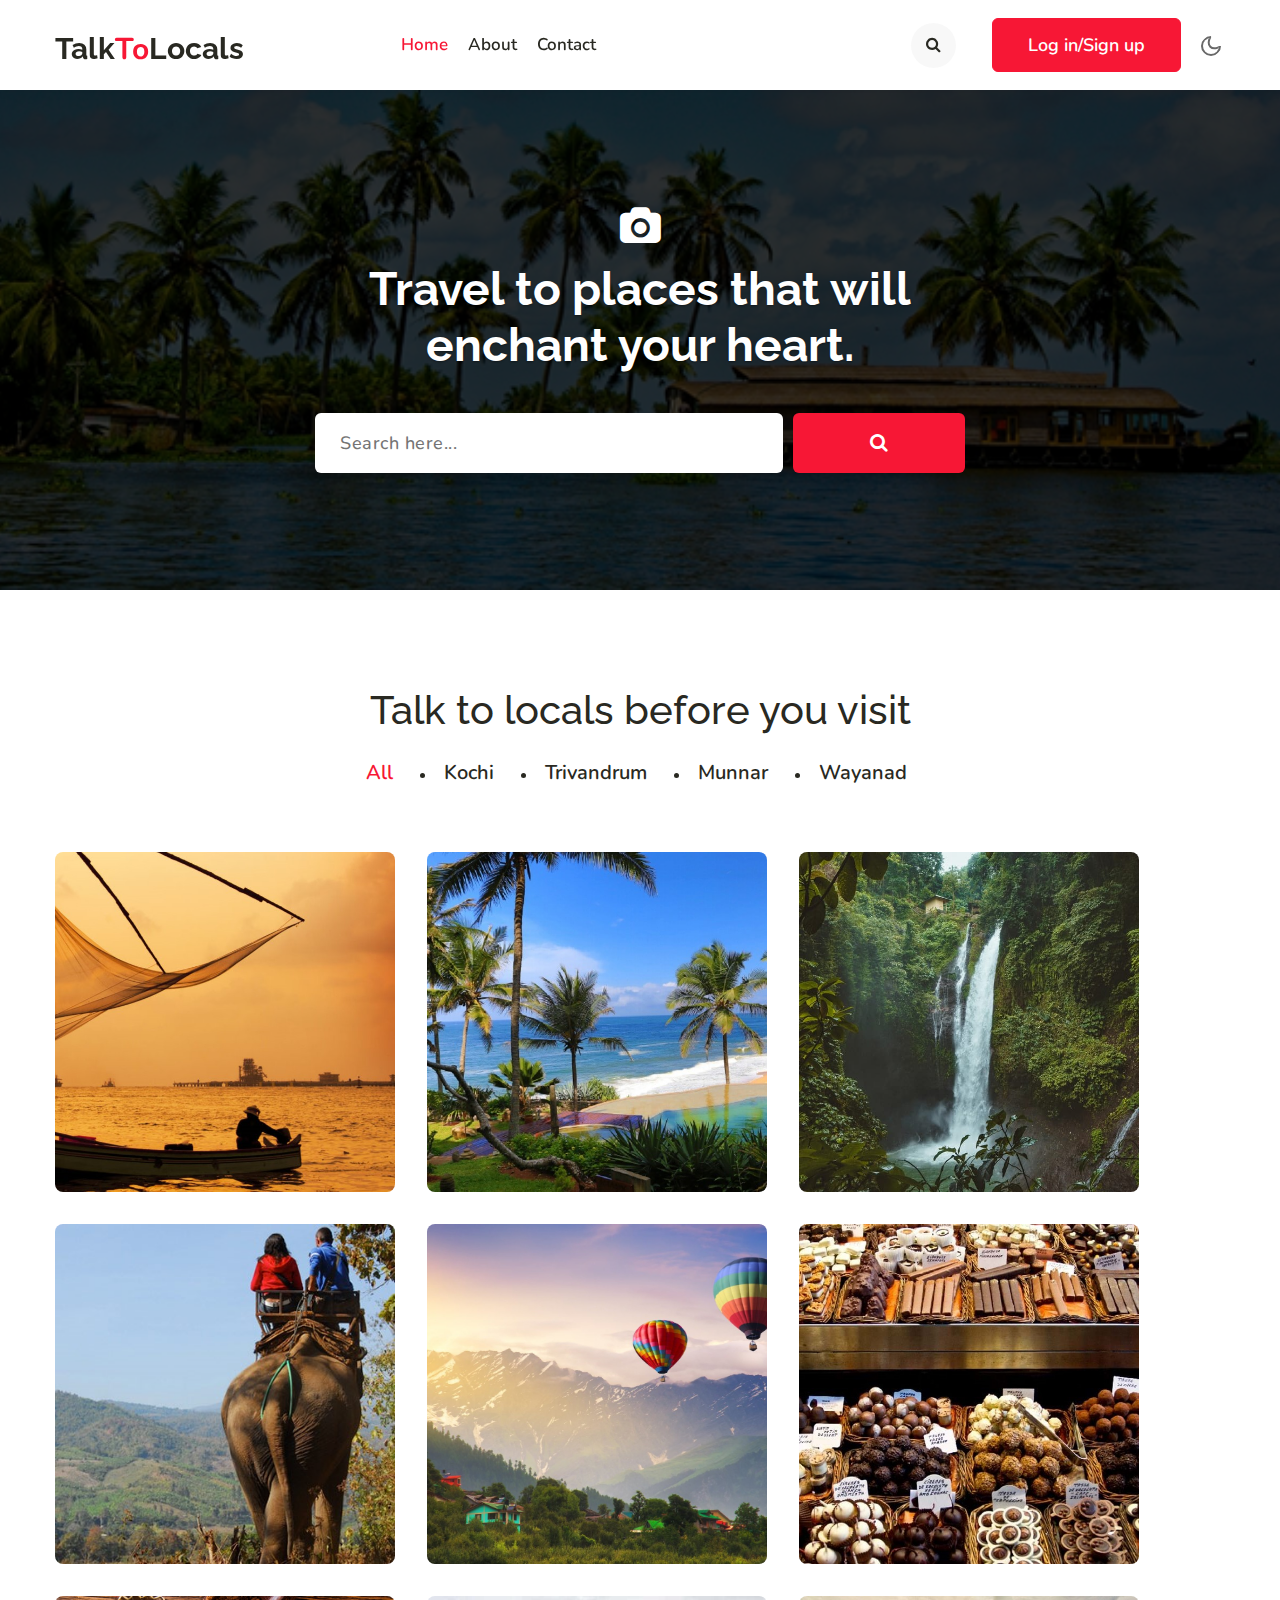
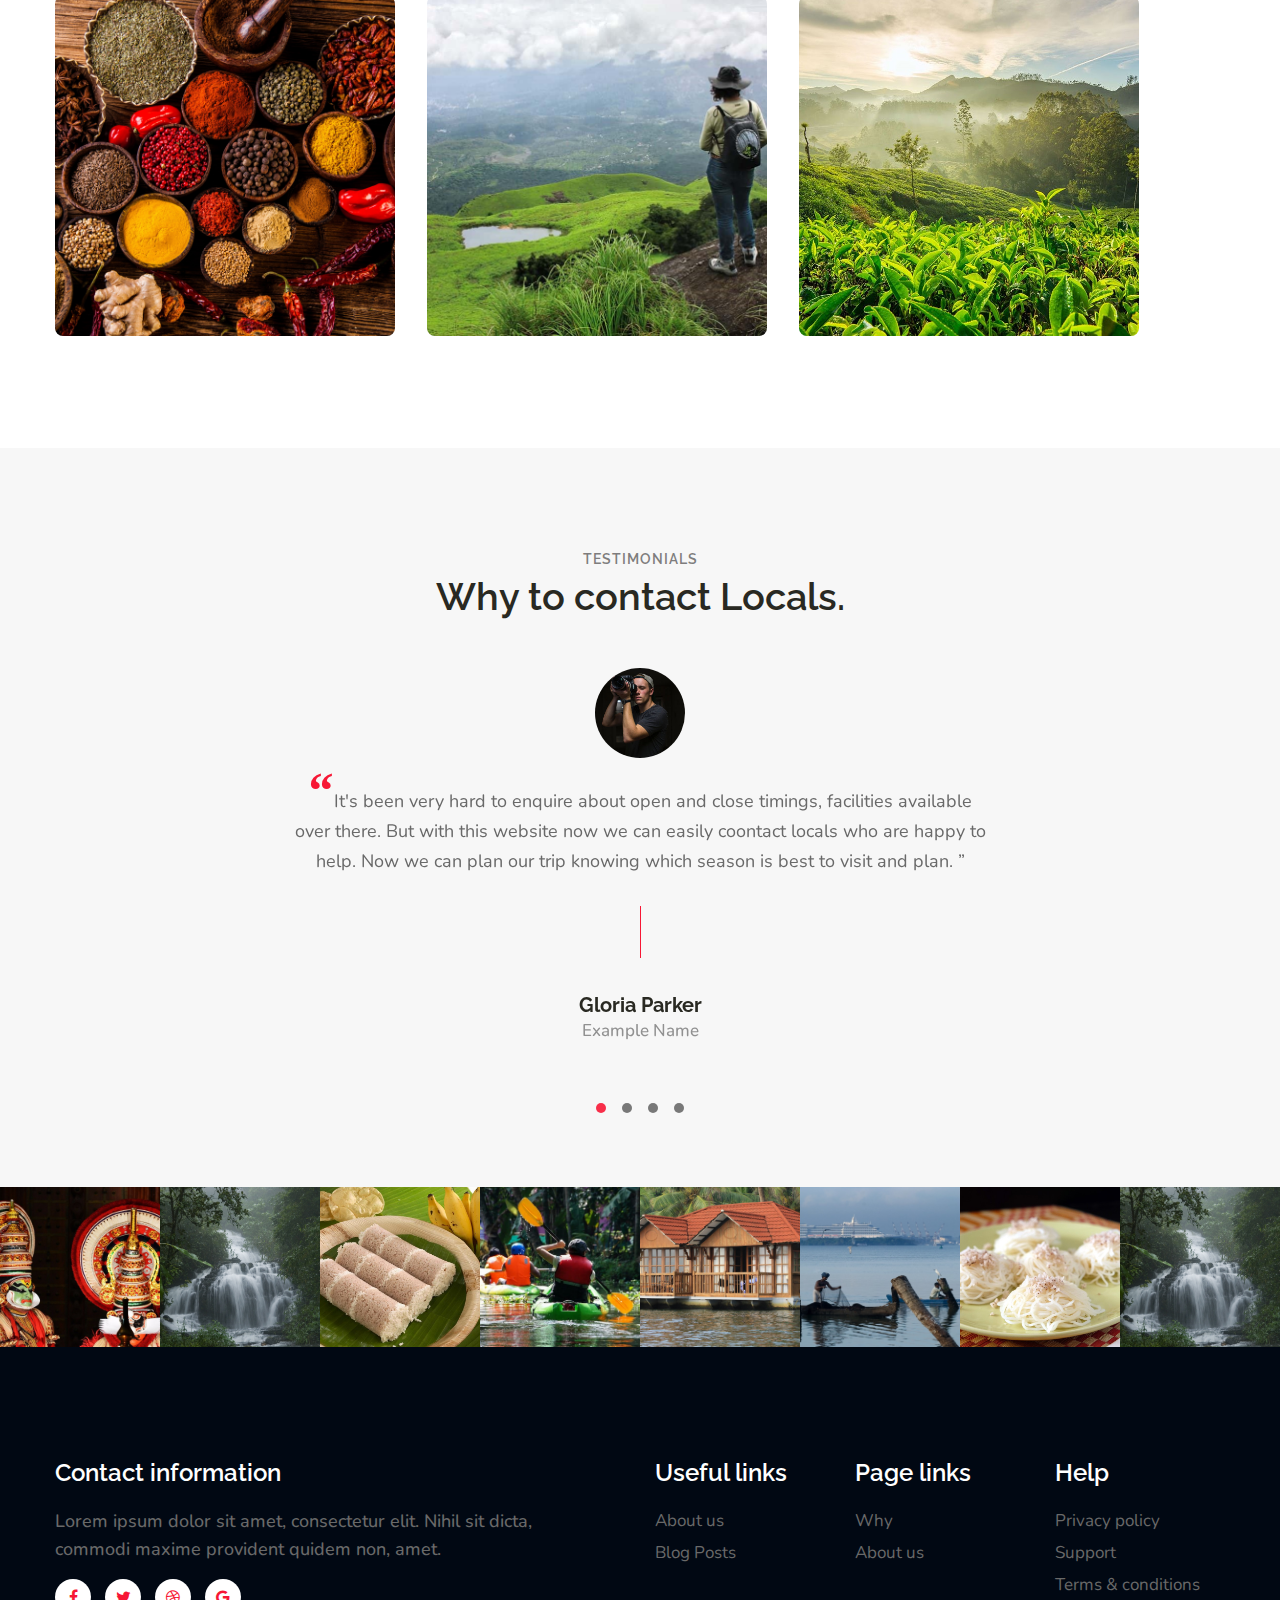
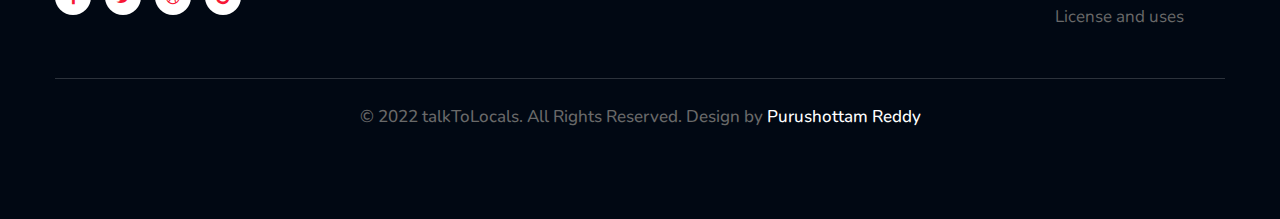
<file: index.html>
<!doctype html>
<html>

<head>
    <!-- Required meta tags -->
    <meta charset="utf-8">
    <meta name="viewport" content="width=device-width, initial-scale=1, shrink-to-fit=no">
    <link rel="shortcut icon" href="./assets/images/icon.ico" type="image/x-icon">
    <title>talkToLocals</title>
    <link href="//fonts.googleapis.com/css2?family=Raleway:wght@300;400;500;600;700&display=swap" rel="stylesheet">
    <link href="//fonts.googleapis.com/css?family=Nunito:400,700&display=swap" rel="stylesheet">

    <!-- Template CSS -->
    <link rel="stylesheet" href="assets/css/style-starter.css">
</head>

<body>
    <!-- header -->
    <header id="site-header" class="w3l-header-4 fixed-top">
        <div class="container">
            <nav class="navbar navbar-expand-lg stroke">
                <h1> <a class="navbar-brand" href="index.html">
                        talk<span class="sub-spl">To</span>Locals
                    </a></h1>
                <button class="navbar-toggler  collapsed bg-gradient" type="button" data-toggle="collapse"
                    data-target="#navbarTogglerDemo02" aria-controls="navbarTogglerDemo02" aria-expanded="false"
                    aria-label="Toggle navigation">
                    <span class="navbar-toggler-icon fa icon-expand fa-bars"></span>
                    <span class="navbar-toggler-icon fa icon-close fa-times"></span>
                    </span>
                </button>

                <div class="collapse navbar-collapse" id="navbarTogglerDemo02">
                    <ul class="navbar-nav mx-lg-auto">
                        <li class="nav-item active">
                            <a class="nav-link" href="index.html">Home <span class="sr-only">(current)</span></a>
                        </li>
                        <li class="nav-item">
                            <a class="nav-link" href="about.html">About</a>
                        </li>
                      
                        <li class="nav-item">
                            <a class="nav-link" href="contact.html">Contact</a>
                        </li>
                    </ul>
                    <ul class="navbar-nav search-right mt-lg-0 mt-2">
                        <li class="nav-item mr-3" title="Search"><a href="#search" class="btn search-search">
                                <span class="fa fa-search" aria-hidden="true"></span></a></li>
                        <li class="nav-item"><a href="#download"
                                class="btn btn-primary d-none d-lg-block btn-style">Log in/Sign up</a>
                        </li>
                    </ul>

                    <!-- //toggle switch for light and dark theme -->
                    <!-- search popup -->
                    <div id="search" class="pop-overlay">
                        <div class="popup">
                            <form action="#" method="GET" class="d-sm-flex">
                                <input type="search" placeholder="Search.." name="search" required="required" autofocus>
                                <button type="submit">Search</button>
                                <a class="close" href="#url">&times;</a>
                            </form>
                        </div>
                    </div>
                    <!-- /search popup -->
                </div>
                <!-- toggle switch for light and dark theme -->
                <div class="mobile-position">
                    <nav class="navigation">
                        <div class="theme-switch-wrapper">
                            <label class="theme-switch" for="checkbox">
                                <input type="checkbox" id="checkbox">
                                <div class="mode-container">
                                    <i class="gg-sun"></i>
                                    <i class="gg-moon"></i>
                                </div>
                            </label>
                        </div>
                    </nav>
                </div>
                <!-- //toggle switch for light and dark theme -->
            </nav>
        </div>
    </header>
    <!-- //header -->
    <!-- banner -->
    <section class="bannerhny w3pvt-banner" id="home">
        <div class="container">
            <div class="banner-info text-center mx-auto">
                <div class="w3pvt-logo align-self">
                    <span class="fa fa-camera" aria-hidden="true"></span>
                    <h3>Travel to places that will enchant your heart.</h3>
                    <form action="#" method="post" class="">
                        <input type="search" name="search" placeholder="Search here..." required="">
                        <button type="submit" class="btn"><span class="fa fa-search" aria-hidden="true"></span></button>
                    </form>

                </div>
            </div>
        </div>
    </section>
    <!-- //banner -->
    <!--/gallery -->
    <section class="w3-gallery py-5">
        <div class="container py-md-5">
            <ul class="portfolio-categ filter mb-md-5 mb-4 p-0 justify-content-center">
                <h1>Talk to locals before you visit</h1>
                <br>
                <li class="port-filter all active">
                    <a href="#">All</a>
                </li>
                <li class="cat-item-1">
                    <a href="#" title="Category 1">Kochi</a>
                </li>
                <li class="cat-item-2">
                    <a href="#" title="Category 2">Trivandrum</a>
                </li>
                <li class="cat-item-3">
                    <a href="#" title="Category 3">Munnar</a>
                </li>
                <li class="cat-item-4">
                    <a href="#" title="Category 4">Wayanad</a>
                </li>
            </ul>
            <ul class="portfolio-area clearfix p-0 m-0">
                <li class="portfolio-item2 content" data-id="id-1" data-type="cat-item-1">
                    <span class="image-block">

                            <div class="content-overlay"></div>
                            <img src="assets/images/p1.jpg" class="img-fluid w3layouts agileits" alt="portfolio-img">
                            <div class="content-details fadeIn-bottom">
                                <h3 class="content-title">Fort Kochi</h3>
                                <button type="button" class="btn btn-primary">Call to locals</button>

                            </div>
                    </span>
                </li>
                <li class="portfolio-item2 content" data-id="id-2" data-type="cat-item-2">
                    <span class="image-block">

                            <div class="content-overlay"></div>
                            <img src="assets/images/p2.jpg" class="img-fluid w3layouts agileits" alt="portfolio-img">
                            <div class="content-details fadeIn-bottom">
                                <h3 class="content-title">Kovelem beach</h3>
                                <button type="button" class="btn btn-primary">Call to locals</button>

                            </div>
                    </span>
                </li>
                <li class="portfolio-item2 content" data-id="id-3" data-type="cat-item-1">
                    <span class="image-block">

                            <div class="content-overlay"></div>
                            <img src="assets/images/p3.jpg" class="img-fluid w3layouts agileits" alt="portfolio-img">
                            <div class="content-details fadeIn-bottom">
                                <h3 class="content-title">water falls</h3>
                                <button type="button" class="btn btn-primary">Call to locals</button>

                                
                            </div>
                    </span>
                </li>
                <li class="portfolio-item2 content" data-id="id-4" data-type="cat-item-3">
                    <span class="image-block">

                            <div class="content-overlay"></div>
                            <img src="assets/images/p4.jpg" class="img-fluid w3layouts agileits" alt="portfolio-img">
                            <div class="content-details fadeIn-bottom">
                                <h3 class="content-title">Elephant ride</h3>
                                <button type="button" class="btn btn-primary">Call to locals</button>

                            </div>
                    </span>
                </li>
                <li class="portfolio-item2 content" data-id="id-5" data-type="cat-item-4">
                    <span class="image-block">

                            <div class="content-overlay"></div>
                            <img src="assets/images/p5.jpg" class="img-fluid w3layouts agileits" alt="portfolio-img">
                            <div class="content-details fadeIn-bottom">
                                <h3 class="content-title">Adventures</h3>
                                <button type="button" class="btn btn-primary">Call to locals</button>

                            </div>
                    </span>
                </li>
                <li class="portfolio-item2 content" data-id="id-7" data-type="cat-item-3">
                    <span class="image-block">

                            <div class="content-overlay"></div>
                            <img src="assets/images/p6.jpg" class="img-fluid w3layouts agileits" alt="portfolio-img">
                            <div class="content-details fadeIn-bottom">
                                <h3 class="content-title">Home made chocos</h3>
                                <button type="button" class="btn btn-primary">Call to locals</button>

                            </div>
                    </span>
                </li>
                <li class="portfolio-item2 content" data-id="id-4" data-type="cat-item-3">
                    <span class="image-block">
                            <div class="content-overlay"></div>
                            <img src="assets/images/p7.jpg" class="img-fluid w3layouts agileits" alt="portfolio-img">
                            <div class="content-details fadeIn-bottom">
                                <h3 class="content-title">Munnar spices</h3>
                                <button type="button" class="btn btn-primary">Call to locals</button>
                            </div>
                    </span>
                </li>
                <li class="portfolio-item2 content" data-id="id-5" data-type="cat-item-4">
                    <span class="image-block">

                            <div class="content-overlay"></div>
                            <img src="assets/images/p8.jpg" class="img-fluid w3layouts agileits" alt="portfolio-img">
                            <div class="content-details fadeIn-bottom">
                                <h3 class="content-title">Love Lake</h3>
                                <button type="button" class="btn btn-primary">Call to locals</button>

                            </div>
                    </span>
                </li>
                <li class="portfolio-item2 content" data-id="id-7" data-type="cat-item-3">
                    <span class="image-block">
                            <div class="content-overlay"></div>
                            <img src="assets/images/p9.jpg" class="img-fluid w3layouts agileits" alt="portfolio-img">
                            <div class="content-details fadeIn-bottom">
                                <h3 class="content-title">Munnar</h3>
                                <button type="button" class="btn btn-primary">Call to locals</button>
                            </div>
                    </span>
                </li>
            </ul>
            <!--end portfolio-area -->
        </div>
        <!-- //gallery container -->
    </section>
    <!-- //gallery-->

    <!-- testimonials -->
    <section class="w3l-clients-1" id="testimonials">
        <!-- /grids -->
        <div class="cusrtomer-layout py-5">
            <div class="container py-lg-5 py-md-4">
                <div class="heading align-self text-center">
                    <h5 class="title-subhny">Testimonials</h5>
                    <h3 class="hny-title">Why to contact Locals.</h3>
                </div>
                <!-- /grids -->
                <div class="testimonial-row mt-5">
                    <div id="owl-demo1" class="owl-two owl-carousel owl-theme mb-md-3 mb-sm-5 mb-4">
                        <div class="item">
                            <div class="testimonial-content">
                                <div class="testimonial">
                                    <div class="test-img">
                                        <img src="assets/images/team1.jpg" class="img-fluid" alt="client-img">
                                    </div>
                                    <blockquote>
                                        <q>It's been very hard to enquire about open and close timings, facilities available over there.
                                            But with this website now we can easily coontact locals who are happy to help. Now we can plan 
                                            our trip knowing which season is best to visit and plan.
                                        </q>
                                    </blockquote>
                                    <div class="separatorhny"></div>
                                    <div class="testi-des">
                                        <div class="peopl align-self">
                                            <h3>Gloria Parker</h3>
                                            <p class="indentity">Example Name </p>
                                        </div>
                                    </div>
                                </div>
                            </div>
                        </div>
                        <div class="item">
                            <div class="testimonial-content">
                                <div class="testimonial">
                                    <div class="test-img"><img src="assets/images/team2.jpg" class="img-fluid"
                                            alt="client-img">
                                    </div>
                                    <blockquote>
                                        <q>Lorem ipsum dolor sit amet int consectetur adipisicing elit. Velita beatae
                                            laudantium Quas minima sunt natus tempore, maiores aliquid modi felis vitae
                                            facere aperiam sequi optio lacinia id ipsum non velit, culpa.
                                            voluptate rem ullam dolore nisi est quasi, doloribus tempora.</q>
                                    </blockquote>
                                    <div class="separatorhny"></div>
                                    <div class="testi-des">
                                        <div class="peopl align-self">
                                            <h3>Tommy sakura</h3>
                                            <p class="indentity">Example Name </p>
                                        </div>
                                    </div>
                                </div>
                            </div>
                        </div>
                        <div class="item">
                            <div class="testimonial-content">
                                <div class="testimonial">
                                    <div class="test-img"><img src="assets/images/team3.jpg" class="img-fluid"
                                            alt="client-img">
                                    </div>
                                    <blockquote>
                                        <q>Lorem ipsum dolor sit amet int consectetur adipisicing elit. Velita beatae
                                            laudantium Quas minima sunt natus tempore, maiores aliquid modi felis vitae
                                            facere aperiam sequi optio lacinia id ipsum non velit, culpa.
                                            voluptate rem ullam dolore nisi est quasi, doloribus tempora.</q>
                                    </blockquote>
                                    <div class="separatorhny"></div>
                                    <div class="testi-des">
                                        <div class="peopl align-self">
                                            <h3>Bruce Bailey </h3>
                                            <p class="indentity">Example Name </p>
                                        </div>
                                    </div>
                                </div>
                            </div>
                        </div>
                        <div class="item">
                            <div class="testimonial-content">
                                <div class="testimonial">
                                    <div class="test-img"><img src="assets/images/team4.jpg" class="img-fluid"
                                            alt="client-img">
                                    </div>
                                    <blockquote>
                                        <q>Lorem ipsum dolor sit amet int consectetur adipisicing elit. Velita beatae
                                            laudantium Quas minima sunt natus tempore, maiores aliquid modi felis vitae
                                            facere aperiam sequi optio lacinia id ipsum non velit, culpa.
                                            voluptate rem ullam dolore nisi est quasi, doloribus tempora.</q>
                                    </blockquote>
                                    <div class="separatorhny"></div>
                                    <div class="testi-des">
                                        <div class="peopl align-self">
                                            <h3>Ruth Edwards</h3>
                                            <p class="indentity">Example Name </p>
                                        </div>
                                    </div>
                                </div>
                            </div>
                        </div>
                    </div>
                </div>
            </div>
            <!-- /grids -->
        </div>
        <!-- //grids -->
    </section>
    <!-- //testimonials -->
    <!-- middle slider -->
    <div class="projects" id="special">
        <div class="projects-grids">
            <div class="istagram-feeds">
                <div class="projects-w3l-grid-info">
                    <a href="#"><img src="assets/images/s1.jpg" class="img-fluid" alt="" />
                        <div class="content-overlay"></div>
                        
                    </a>
                </div>
                <div class="projects-w3l-grid-info">
                    <a href="#"><img src="assets/images/s2.jpg" class="img-fluid" alt="" />
                        <div class="content-overlay"></div>
                        
                    </a>
                </div>
                <div class="projects-w3l-grid-info">
                    <a href="#"><img src="assets/images/s3.jpg" class="img-fluid" alt="" />
                        <div class="content-overlay"></div>
                        
                    </a>
                </div>
                <div class="projects-w3l-grid-info">
                    <a href="#"><img src="assets/images/s4.jpg" class="img-fluid" alt="" />
                        <div class="content-overlay"></div>
                        
                    </a>
                </div>
                <div class="projects-w3l-grid-info">
                    <a href="#"><img src="assets/images/s5.jpg" class="img-fluid" alt="" />
                        <div class="content-overlay"></div>
                        
                    </a>
                </div>
                <div class="projects-w3l-grid-info">
                    <a href="#"><img src="assets/images/s6.jpg" class="img-fluid" alt="" />
                        <div class="content-overlay"></div>
                        
                    </a>
                </div>
                <div class="projects-w3l-grid-info">
                    <a href="#"><img src="assets/images/s7.jpg" class="img-fluid" alt="" />
                        <div class="content-overlay"></div>
                        
                    </a>
                </div>
                <div class="projects-w3l-grid-info">
                    <a href="#"><img src="assets/images/s2.jpg" class="img-fluid" alt="" />
                        <div class="content-overlay"></div>
                        
                    </a>
                </div>
            </div>
        </div>
    </div>
    <!-- //middle slider -->
    <!-- footer-28 block -->
    <footer class="footer-28 py-5">
        <div class="container py-lg-3">
            
            <div class="row footer-top-28">
                <div class="col-lg-6 footer-list-28 pr-lg-5 mt-5">
                    <h6 class="footer-title-28">Contact information</h6>
                    <p class="pr-lg-5">Lorem ipsum dolor sit amet, consectetur elit. Nihil sit dicta, commodi maxime
                        provident quidem non, amet.</p>

                    <div class="main-social-footer-28 mt-3">
                        <ul class="social-icons">
                            <li class="facebook">
                                <a href="#link" title="Facebook">
                                    <span class="fa fa-facebook" aria-hidden="true"></span>
                                </a>
                            </li>
                            <li class="twitter">
                                <a href="#link" title="Twitter">
                                    <span class="fa fa-twitter" aria-hidden="true"></span>
                                </a>
                            </li>
                            <li class="dribbble">
                                <a href="#link" title="Dribbble">
                                    <span class="fa fa-dribbble" aria-hidden="true"></span>
                                </a>
                            </li>
                            <li class="google">
                                <a href="#link" title="Google">
                                    <span class="fa fa-google" aria-hidden="true"></span>
                                </a>
                            </li>
                        </ul>
                    </div>
                </div>
                <div class="col-lg-6">
                    <div class="row">
                        <div class="col-md-4 col-6 footer-list-28 mt-5">
                            <h6 class="footer-title-28">Useful links</h6>
                            <ul>
                                <li><a href="about.html">About us</a></li>
                                <li><a href="blog.html">Blog Posts</a></li>
                            </ul>
                        </div>
                        <div class="col-md-4 col-6 footer-list-28 mt-5">
                            <h6 class="footer-title-28">Page links</h6>
                            <ul>
                                <li><a href="#">Why</a></li>
                                <li><a href="about.html">About us</a></li>
                            </ul>
                        </div>
                        <div class="col-md-4 col-6 footer-list-28 mt-5">
                            <h6 class="footer-title-28">Help</h6>
                            <ul>
                                <li><a href="#privacy">Privacy policy</a></li>
                                <li><a href="#support"> Support</a></li>
                                <li><a href="#terms">Terms & conditions</a></li>
                                <li><a href="#license">License and uses</a></li>
                            </ul>
                        </div>

                    </div>
                </div>
            </div>
            <div class="midd-footer-28 align-center py-4 mt-5">
                <p class="copy-footer-28 text-center"> &copy; 2022 talkToLocals. All Rights Reserved. Design by <a href="https://github.com/purush34"
            target="_blank">
            Purushottam Reddy</a></p>
            </div>
        </div>


        <!-- move top -->
        <button onclick="topFunction()" id="movetop" title="Go to top">
            &#10548;
        </button>
        <script>
            // When the user scrolls down 20px from the top of the document, show the button
            window.onscroll = function () {
                scrollFunction()
            };

            function scrollFunction() {
                if (document.body.scrollTop > 20 || document.documentElement.scrollTop > 20) {
                    document.getElementById("movetop").style.display = "block";
                } else {
                    document.getElementById("movetop").style.display = "none";
                }
            }

            // When the user clicks on the button, scroll to the top of the document
            function topFunction() {
                document.body.scrollTop = 0;
                document.documentElement.scrollTop = 0;
            }
        </script>
        <!-- /move top -->
        <!-- //footer-28 block -->
    </footer>
    <!-- all js scripts and files here -->

    <script src="assets/js/theme-change.js"></script><!-- theme switch js (light and dark)-->

    <script src="assets/js/jquery-3.3.1.min.js"></script><!-- default jQuery -->
    <script src="assets/js/owl.carousel.js"></script>
    <!-- script for tesimonials carousel slider -->
    <script>
        $(document).ready(function () {
            $("#owl-demo1").owlCarousel({
                loop: true,
                margin: 20,
                nav: false,
                responsiveClass: true,
                responsive: {
                    0: {
                        items: 1,
                        nav: false
                    },
                    1000: {
                        items: 1,
                        nav: false,
                        loop: false
                    }
                }
            })
        })
    </script>
    <!-- //script for tesimonials carousel slider -->
    <!-- disable body scroll which navbar is in active -->
    <script>
        $(function () {
            $('.navbar-toggler').click(function () {
                $('body').toggleClass('noscroll');
            })
        });
    </script>
    <!-- disable body scroll which navbar is in active -->

    <!--/MENU-JS-->
    <script>
        $(window).on("scroll", function () {
            var scroll = $(window).scrollTop();

            if (scroll >= 80) {
                $("#site-header").addClass("nav-fixed");
            } else {
                $("#site-header").removeClass("nav-fixed");
            }
        });

        //Main navigation Active Class Add Remove
        $(".navbar-toggler").on("click", function () {
            $("header").toggleClass("active");
        });
        $(document).on("ready", function () {
            if ($(window).width() > 991) {
                $("header").removeClass("active");
            }
            $(window).on("resize", function () {
                if ($(window).width() > 991) {
                    $("header").removeClass("active");
                }
            });
        });
    </script>
    <!--//MENU-JS-->
    <!-- jQuery-Photo-filter-lightbox-portfolio-plugin -->
    <script src="assets/js/jquery-1.7.2.js"></script>
    <script src="assets/js/jquery.quicksand.js"></script>
    <script src="assets/js/script.js"></script>
    <script src="assets/js/jquery.prettyPhoto.js"></script>
    <!-- //jQuery-Photo-filter-lightbox-portfolio-plugin -->
    <!-- bootstrap js -->
    <script src="assets/js/bootstrap.min.js"></script>

</body>

</html>
</file>
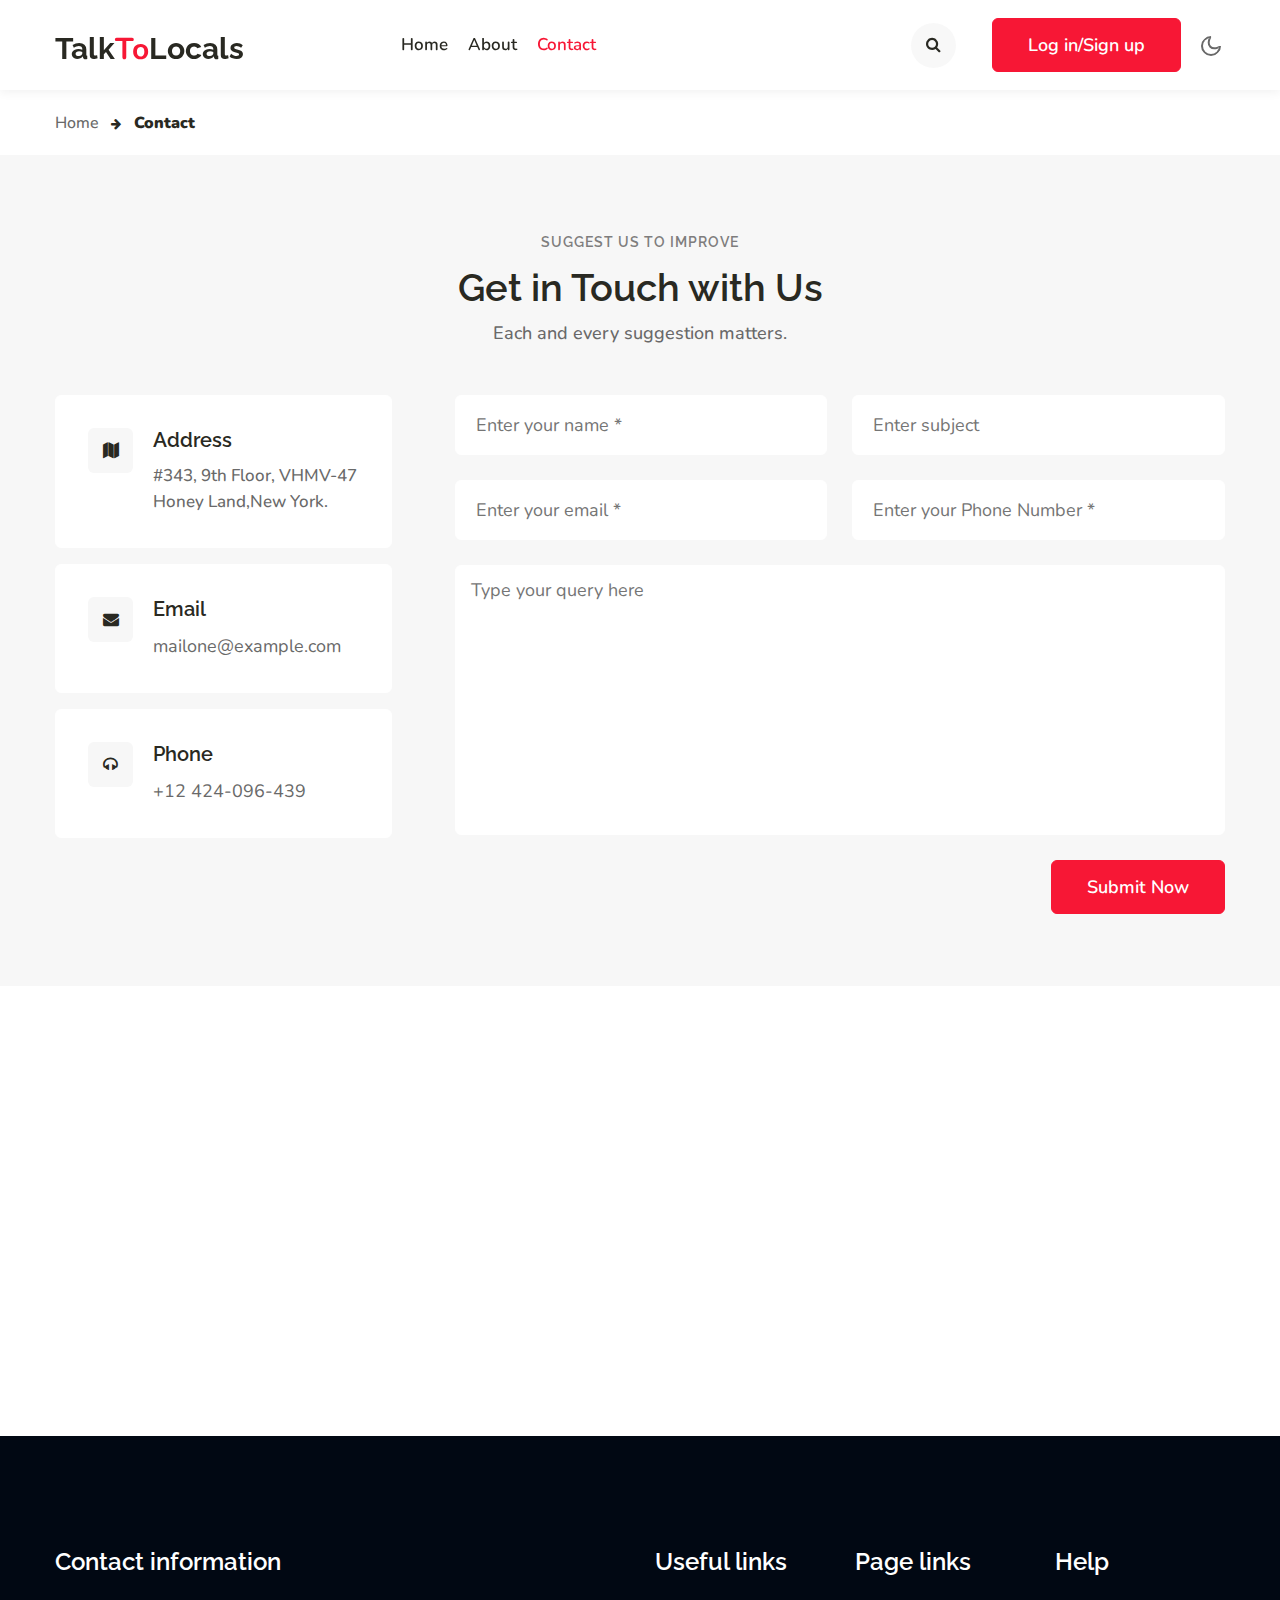
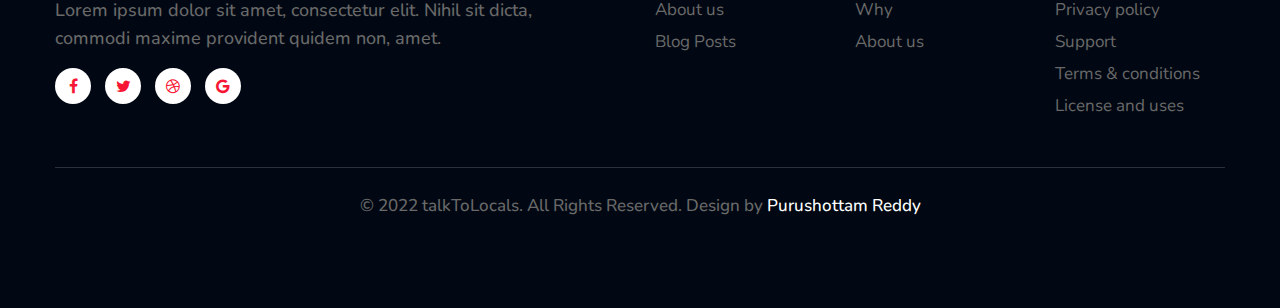
<file: contact.html>
<!doctype html>
<html lang="zxx">
<head>
    <!-- Required meta tags -->
    <meta charset="utf-8">
    <meta name="viewport" content="width=device-width, initial-scale=1, shrink-to-fit=no">
    <title>talkToLocals</title>
    <link rel="shortcut icon" href="./assets/images/icon.ico" type="image/x-icon">

    <link href="//fonts.googleapis.com/css2?family=Raleway:wght@300;400;500;600;700&display=swap" rel="stylesheet">
    <link href="//fonts.googleapis.com/css?family=Nunito:400,700&display=swap" rel="stylesheet">
    <!-- Template CSS -->
    <link rel="stylesheet" href="assets/css/style-starter.css">
</head>

<body>
    <!-- header -->
    <header id="site-header" class="w3l-header-4 fixed-top">
        <div class="container">
            <nav class="navbar navbar-expand-lg stroke">
                <h1> <a class="navbar-brand" href="index.html">
                  talk<span class="sub-spl">To</span>Locals
               </a></h1>
                <!-- if logo is image enable this   
        <a class="navbar-brand" href="#index.html">
            <img src="image-path" alt="Your logo" title="Your logo" style="height:35px;" />
        </a> -->
                <button class="navbar-toggler  collapsed bg-gradient" type="button" data-toggle="collapse"
                    data-target="#navbarTogglerDemo02" aria-controls="navbarTogglerDemo02" aria-expanded="false"
                    aria-label="Toggle navigation">
                    <span class="navbar-toggler-icon fa icon-expand fa-bars"></span>
                    <span class="navbar-toggler-icon fa icon-close fa-times"></span>
                    </span>
                </button>

                <div class="collapse navbar-collapse" id="navbarTogglerDemo02">
                    <ul class="navbar-nav mx-lg-auto">
                        <li class="nav-item">
                            <a class="nav-link" href="index.html">Home <span class="sr-only">(current)</span></a>
                        </li>
                        <li class="nav-item">
                            <a class="nav-link" href="about.html">About</a>
                        </li>
                      
                      
                        <li class="nav-item active">
                            <a class="nav-link" href="contact.html">Contact</a>
                        </li>
                    </ul>
                    <ul class="navbar-nav search-right mt-lg-0 mt-2">
                        <li class="nav-item mr-3" title="Search"><a href="#search" class="btn search-search">
                                <span class="fa fa-search" aria-hidden="true"></span></a></li>
                        <li class="nav-item"><a href="#download" class="btn btn-primary d-none d-lg-block btn-style">Log in/Sign up</a>
                        </li>
                    </ul>

                    <!-- //toggle switch for light and dark theme -->
                    <!-- search popup -->
                    <div id="search" class="pop-overlay">
                        <div class="popup">
                            <form action="#" method="GET" class="d-sm-flex">
                                <input type="search" placeholder="Search.." name="search" required="required"
                                    autofocus>
                                <button type="submit">Search</button>
                                <a class="close" href="#url">&times;</a>
                            </form>
                        </div>
                    </div>
                    <!-- /search popup -->
                </div>
                <!-- toggle switch for light and dark theme -->
                <div class="mobile-position">
                    <nav class="navigation">
                        <div class="theme-switch-wrapper">
                            <label class="theme-switch" for="checkbox">
                                <input type="checkbox" id="checkbox">
                                <div class="mode-container">
                                    <i class="gg-sun"></i>
                                    <i class="gg-moon"></i>
                                </div>
                            </label>
                        </div>
                    </nav>
                </div>
                <!-- //toggle switch for light and dark theme -->
            </nav>
        </div>
    </header>
    <!-- //header -->
  <!-- /w3l-breadcrumb-->
  <section class="w3l-breadcrumb">
    <div class="container">
      <ul class="breadcrumbs-custom-path">
        <li><a href="#url">Home</a></li>
        <li class="active"><span class="fa fa-arrow-right mx-2" aria-hidden="true"></span> Contact</li>
      </ul>
    </div>
  </section>
  <!-- //w3l-breadcrumb-->
    <!-- contact1 -->
    <div class="w3l-contact-10 py-5" id="contact">
        <div class="form-41-mian pt-lg-4 pt-md-3 pb-4">
            <div class="container">
                <div class="heading text-center mx-auto">
                    <h5 class="title-subhny text-center mb-2">Suggest us to improve</h5>
                    <h3 class="hny-title mb-2">Get in Touch with Us </h3>
                    <p class="mb-5">Each and every suggestion matters.</p>
                </div>
                <div class="row">

    
                    <div class="col-lg-4 contacts-5-grid-main section-gap mb-lg-0 mb-4 pr-lg-5">
                        <div class="contacts-5-grid">
                            <div class="map-content-5">
                                <section class="tab-content">
                                    <div class="contact-type">
                                        <div class="address-grid mb-3">
                                            <span
                                                class="pos-icon">
                                                <span class="fa fa-map"></span>
                                            </span>
                                            <div class="ad-right">
                                            <h6>Address</h6>
                                            <p>#343, 9th Floor, VHMV-47 Honey Land,New York.</p>
                                            </div>
                                        </div>
                                        <div class="address-grid mb-3">
                                            <span class="pos-icon">
                                                <span class="fa fa-envelope">
    
                                                </span>
                                            </span>
                                            <div class="ad-right">
                                            <h6>Email</h6>
                                            <a href="mailto:mailone@example.com" class="link1">mailone@example.com</a>
                                            </div>
                                        </div>
                                        <div class="address-grid">
                                            <span
                                                class="pos-icon">
                                                <span class="fa fa-headphones"></span>
                                            </span>
                                            <div class="ad-right">
                                                <h6>Phone</h6>
                                                <a href="tel:+12 424-096-439" class="link1">+12 424-096-439</a>
                                            </div>
                                        </div>
                                    </div>
                                </section>
                            </div>
                        </div>
                    </div>
                    <div class="col-lg-8 form-inner-cont">
                        <form action="https://sendmail.w3layouts.com/submitForm" method="post" class="signin-form">
                            <div class="form-grids">
                                <div class="form-input">
                                    <input type="text" name="w3lName" id="w3lName" placeholder="Enter your name *"
                                        required="" />
                                </div>
                                <div class="form-input">
                                    <input type="text" name="w3lSubject" id="w3lSubject" placeholder="Enter subject "
                                        required />
                                </div>
                                <div class="form-input">
                                    <input type="email" name="w3lSender" id="w3lSender" placeholder="Enter your email *"
                                        required />
                                </div>
                                <div class="form-input">
                                    <input type="text" name="w3lPhone" id="w3lPhone" placeholder="Enter your Phone Number *"
                                        required />
                                </div>
                            </div>
                            <div class="form-input">
                                <textarea name="w3lMessage" id="w3lMessage" placeholder="Type your query here"
                                    required=""></textarea>
                            </div>
                            <div class="text-right">
                                <button class="btn btn-style btn-primary">Submit Now</button>
                            </div>
                        </form>
                    </div>
                </div>
            </div>
            <!-- //contacts-5-grid -->
        </div>
    </div>
    
    <div class="contacts-sub-5">
        <iframe
            src="https://www.google.com/maps/embed?pb=!1m18!1m12!1m3!1d7879.358935528967!2d76.48508907425881!3d9.092935723906034!2m3!1f0!2f0!3f0!3m2!1i1024!2i768!4f13.1!3m3!1m2!1s0x3b0602e90737c955%3A0x2a8cdd448f63636b!2sAmritapuri%2C%20Vallikavu%2C%20Kerala%20690546!5e0!3m2!1sen!2sin!4v1655536435651!5m2!1sen!2sin"
            style="border:0" allowfullscreen>
        </iframe>
        
    </div>
  <!-- footer-28 block -->
  <footer class="footer-28 py-5">
    <div class="container py-lg-3">
      <div class="row footer-top-28">
        <div class="col-lg-6 footer-list-28 pr-lg-5 mt-5">
          <h6 class="footer-title-28">Contact information</h6>
          <p class="pr-lg-5">Lorem ipsum dolor sit amet, consectetur elit. Nihil sit dicta, commodi maxime
            provident quidem non, amet.</p>

          <div class="main-social-footer-28 mt-3">
            <ul class="social-icons">
              <li class="facebook">
                <a href="#link" title="Facebook">
                  <span class="fa fa-facebook" aria-hidden="true"></span>
                </a>
              </li>
              <li class="twitter">
                <a href="#link" title="Twitter">
                  <span class="fa fa-twitter" aria-hidden="true"></span>
                </a>
              </li>
              <li class="dribbble">
                <a href="#link" title="Dribbble">
                  <span class="fa fa-dribbble" aria-hidden="true"></span>
                </a>
              </li>
              <li class="google">
                <a href="#link" title="Google">
                  <span class="fa fa-google" aria-hidden="true"></span>
                </a>
              </li>
            </ul>
          </div>
        </div>
        <div class="col-lg-6">
          <div class="row">
            <div class="col-md-4 col-6 footer-list-28 mt-5">
              <h6 class="footer-title-28">Useful links</h6>
              <ul>
                <li><a href="about.html">About us</a></li>
                <li><a href="blog.html">Blog Posts</a></li>
              </ul>
            </div>
            <div class="col-md-4 col-6 footer-list-28 mt-5">
              <h6 class="footer-title-28">Page links</h6>
              <ul>
                <li><a href="#">Why</a></li>
                <li><a href="about.html">About us</a></li>
              </ul>
            </div>
            <div class="col-md-4 col-6 footer-list-28 mt-5">
              <h6 class="footer-title-28">Help</h6>
              <ul>
                <li><a href="#privacy">Privacy policy</a></li>
                <li><a href="#support"> Support</a></li>
                <li><a href="#terms">Terms & conditions</a></li>
                <li><a href="#license">License and uses</a></li>
              </ul>
            </div>

          </div>
        </div>
      </div>
      <div class="midd-footer-28 align-center py-4 mt-5">
        <p class="copy-footer-28 text-center"> &copy; 2022 talkToLocals. All Rights Reserved. Design by <a href="https://github.com/purush34"
      target="_blank">
    Purushottam Reddy</a></p>
    </div>
    </div>


    <!-- move top -->
    <button onclick="topFunction()" id="movetop" title="Go to top">
      &#10548;
    </button>
    <script>
      // When the user scrolls down 20px from the top of the document, show the button
      window.onscroll = function () {
        scrollFunction()
      };

      function scrollFunction() {
        if (document.body.scrollTop > 20 || document.documentElement.scrollTop > 20) {
          document.getElementById("movetop").style.display = "block";
        } else {
          document.getElementById("movetop").style.display = "none";
        }
      }

      // When the user clicks on the button, scroll to the top of the document
      function topFunction() {
        document.body.scrollTop = 0;
        document.documentElement.scrollTop = 0;
      }
    </script>
    <!-- /move top -->
    <!-- //footer-28 block -->
  </footer>

  <!-- all js scripts and files here -->
  <script src="assets/js/theme-change.js"></script><!-- theme switch js (light and dark)-->
  <script src="assets/js/jquery-3.3.1.min.js"></script><!-- default jQuery -->
  <!-- //middle slider -->
  <!-- disable body scroll which navbar is in active -->
  <script>
    $(function () {
      $('.navbar-toggler').click(function () {
        $('body').toggleClass('noscroll');
      })
    });
  </script>
  <!-- disable body scroll which navbar is in active -->

  <!--/MENU-JS-->
  <script>
    $(window).on("scroll", function () {
      var scroll = $(window).scrollTop();

      if (scroll >= 80) {
        $("#site-header").addClass("nav-fixed");
      } else {
        $("#site-header").removeClass("nav-fixed");
      }
    });

    //Main navigation Active Class Add Remove
    $(".navbar-toggler").on("click", function () {
      $("header").toggleClass("active");
    });
    $(document).on("ready", function () {
      if ($(window).width() > 991) {
        $("header").removeClass("active");
      }
      $(window).on("resize", function () {
        if ($(window).width() > 991) {
          $("header").removeClass("active");
        }
      });
    });
  </script>
  <!--//MENU-JS-->

  <!-- bootstrap js -->
  <script src="assets/js/bootstrap.min.js"></script>

</body>

</html>
</file>
<file: assets/css/style-starter.css>
@charset "UTF-8";
/*--
Author: W3layouts
Author URL: http://w3layouts.com
--*/
/*!
 * Bootstrap v4.4.1 (https://getbootstrap.com/)
 * Copyright 2011-2019 The Bootstrap Authors
 * Copyright 2011-2019 Twitter, Inc.
 * Licensed under MIT (https://github.com/twbs/bootstrap/blob/master/LICENSE)
 */
:root {
  --blue: #007bff;
  --indigo: #6610f2;
  --purple: #6f42c1;
  --pink: #e83e8c;
  --red: #dc3545;
  --orange: #fd7e14;
  --yellow: #ffc107;
  --green: #28a745;
  --teal: #20c997;
  --cyan: #17a2b8;
  --white: #fff;
  --gray: #6c757d;
  --gray-dark: #343a40;
  --primary: #f71735;
  --secondary: #463373;
  --success: #28a745;
  --info: #17a2b8;
  --warning: #ffc107;
  --danger: #dc3545;
  --light: #f8f9fa;
  --dark: #343a40;
  --breakpoint-xs: 0;
  --breakpoint-sm: 576px;
  --breakpoint-md: 768px;
  --breakpoint-lg: 992px;
  --breakpoint-xl: 1200px;
  --font-family-sans-serif: -apple-system, BlinkMacSystemFont, "Segoe UI", Roboto, "Helvetica Neue", Arial, "Noto Sans", sans-serif, "Apple Color Emoji", "Segoe UI Emoji", "Segoe UI Symbol", "Noto Color Emoji";
  --font-family-monospace: SFMono-Regular, Menlo, Monaco, Consolas, "Liberation Mono", "Courier New", monospace;
}

*,
*::before,
*::after {
  box-sizing: border-box;
}

html {
  font-family: sans-serif;
  line-height: 1.15;
  -webkit-text-size-adjust: 100%;
  -webkit-tap-highlight-color: rgba(0, 0, 0, 0);
}

article,
aside,
figcaption,
figure,
footer,
header,
hgroup,
main,
nav,
section {
  display: block;
}

body {
  margin: 0;
  font-family: -apple-system, BlinkMacSystemFont, "Segoe UI", Roboto, "Helvetica Neue", Arial, "Noto Sans", sans-serif, "Apple Color Emoji", "Segoe UI Emoji", "Segoe UI Symbol", "Noto Color Emoji";
  font-size: 1rem;
  font-weight: 400;
  line-height: 1.5;
  color: #212529;
  text-align: left;
  background-color: #fff;
}

[tabindex="-1"]:focus:not(:focus-visible) {
  outline: 0 !important;
}

hr {
  box-sizing: content-box;
  height: 0;
  overflow: visible;
}

h1,
h2,
h3,
h4,
h5,
h6 {
  margin-top: 0;
  margin-bottom: 0.5rem;
}

p {
  margin-top: 0;
  margin-bottom: 1rem;
}

abbr[title],
abbr[data-original-title] {
  text-decoration: underline;
  -webkit-text-decoration: underline dotted;
  text-decoration: underline dotted;
  cursor: help;
  border-bottom: 0;
  -webkit-text-decoration-skip-ink: none;
  text-decoration-skip-ink: none;
}

address {
  margin-bottom: 1rem;
  font-style: normal;
  line-height: inherit;
}

ol,
ul,
dl {
  margin-top: 0;
  margin-bottom: 1rem;
}

ol ol,
ul ul,
ol ul,
ul ol {
  margin-bottom: 0;
}

dt {
  font-weight: 700;
}

dd {
  margin-bottom: .5rem;
  margin-left: 0;
}

blockquote {
  margin: 0 0 1rem;
}

b,
strong {
  font-weight: bolder;
}

small {
  font-size: 80%;
}

sub,
sup {
  position: relative;
  font-size: 75%;
  line-height: 0;
  vertical-align: baseline;
}

sub {
  bottom: -.25em;
}

sup {
  top: -.5em;
}

a {
  color: #f71735;
  text-decoration: none;
  background-color: transparent;
}

a:hover {
  color: #6115b8;
  text-decoration: underline;
}

a:not([href]) {
  color: inherit;
  text-decoration: none;
}

a:not([href]):hover {
  color: inherit;
  text-decoration: none;
}

pre,
code,
kbd,
samp {
  font-family: SFMono-Regular, Menlo, Monaco, Consolas, "Liberation Mono", "Courier New", monospace;
  font-size: 1em;
}

pre {
  margin-top: 0;
  margin-bottom: 1rem;
  overflow: auto;
}

figure {
  margin: 0 0 1rem;
}

img {
  vertical-align: middle;
  border-style: none;
}

svg {
  overflow: hidden;
  vertical-align: middle;
}

table {
  border-collapse: collapse;
}

caption {
  padding-top: 0.75rem;
  padding-bottom: 0.75rem;
  color: #6c757d;
  text-align: left;
  caption-side: bottom;
}

th {
  text-align: inherit;
}

label {
  display: inline-block;
  margin-bottom: 0.5rem;
}

button {
  border-radius: 0;
}

button:focus {
  outline: 1px dotted;
  outline: 5px auto -webkit-focus-ring-color;
}

input,
button,
select,
optgroup,
textarea {
  margin: 0;
  font-family: inherit;
  font-size: inherit;
  line-height: inherit;
}

button,
input {
  overflow: visible;
}

button,
select {
  text-transform: none;
}

select {
  word-wrap: normal;
}

button,
[type="button"],
[type="reset"],
[type="submit"] {
  -webkit-appearance: button;
}

button:not(:disabled),
[type="button"]:not(:disabled),
[type="reset"]:not(:disabled),
[type="submit"]:not(:disabled) {
  cursor: pointer;
}

button::-moz-focus-inner,
[type="button"]::-moz-focus-inner,
[type="reset"]::-moz-focus-inner,
[type="submit"]::-moz-focus-inner {
  padding: 0;
  border-style: none;
}

input[type="radio"],
input[type="checkbox"] {
  box-sizing: border-box;
  padding: 0;
}

input[type="date"],
input[type="time"],
input[type="datetime-local"],
input[type="month"] {
  -webkit-appearance: listbox;
}

textarea {
  overflow: auto;
  resize: vertical;
}

fieldset {
  min-width: 0;
  padding: 0;
  margin: 0;
  border: 0;
}

legend {
  display: block;
  width: 100%;
  max-width: 100%;
  padding: 0;
  margin-bottom: .5rem;
  font-size: 1.5rem;
  line-height: inherit;
  color: inherit;
  white-space: normal;
}

@media (max-width: 1200px) {
  legend {
    font-size: calc(1.275rem + 0.3vw);
  }
}

progress {
  vertical-align: baseline;
}

[type="number"]::-webkit-inner-spin-button,
[type="number"]::-webkit-outer-spin-button {
  height: auto;
}

[type="search"] {
  outline-offset: -2px;
  -webkit-appearance: none;
}

[type="search"]::-webkit-search-decoration {
  -webkit-appearance: none;
}

::-webkit-file-upload-button {
  font: inherit;
  -webkit-appearance: button;
}

output {
  display: inline-block;
}

summary {
  display: list-item;
  cursor: pointer;
}

template {
  display: none;
}

[hidden] {
  display: none !important;
}

h1,
h2,
h3,
h4,
h5,
h6,
.h1,
.h2,
.h3,
.h4,
.h5,
.h6 {
  margin-bottom: 0.5rem;
  font-weight: 500;
  line-height: 1.2;
}

h1,
.h1 {
  font-size: 2.5rem;
}

@media (max-width: 1200px) {

  h1,
  .h1 {
    font-size: calc(1.375rem + 1.5vw);
  }
}

h2,
.h2 {
  font-size: 2rem;
}

@media (max-width: 1200px) {

  h2,
  .h2 {
    font-size: calc(1.325rem + 0.9vw);
  }
}

h3,
.h3 {
  font-size: 1.75rem;
}

@media (max-width: 1200px) {

  h3,
  .h3 {
    font-size: calc(1.3rem + 0.6vw);
  }
}

h4,
.h4 {
  font-size: 1.5rem;
}

@media (max-width: 1200px) {

  h4,
  .h4 {
    font-size: calc(1.275rem + 0.3vw);
  }
}

h5,
.h5 {
  font-size: 1.25rem;
}

h6,
.h6 {
  font-size: 1rem;
}

.lead {
  font-size: 1.25rem;
  font-weight: 300;
}

.display-1 {
  font-size: 6rem;
  font-weight: 300;
  line-height: 1.2;
}

@media (max-width: 1200px) {
  .display-1 {
    font-size: calc(1.725rem + 5.7vw);
  }
}

.display-2 {
  font-size: 5.5rem;
  font-weight: 300;
  line-height: 1.2;
}

@media (max-width: 1200px) {
  .display-2 {
    font-size: calc(1.675rem + 5.1vw);
  }
}

.display-3 {
  font-size: 4.5rem;
  font-weight: 300;
  line-height: 1.2;
}

@media (max-width: 1200px) {
  .display-3 {
    font-size: calc(1.575rem + 3.9vw);
  }
}

.display-4 {
  font-size: 3.5rem;
  font-weight: 300;
  line-height: 1.2;
}

@media (max-width: 1200px) {
  .display-4 {
    font-size: calc(1.475rem + 2.7vw);
  }
}

hr {
  margin-top: 1rem;
  margin-bottom: 1rem;
  border: 0;
  border-top: 1px solid rgba(0, 0, 0, 0.1);
}

small,
.small {
  font-size: 80%;
  font-weight: 400;
}

mark,
.mark {
  padding: 0.2em;
  background-color: #fcf8e3;
}

.list-unstyled {
  padding-left: 0;
  list-style: none;
}

.list-inline {
  padding-left: 0;
  list-style: none;
}

.list-inline-item {
  display: inline-block;
}

.list-inline-item:not(:last-child) {
  margin-right: 0.5rem;
}

.initialism {
  font-size: 90%;
  text-transform: uppercase;
}

.blockquote {
  margin-bottom: 1rem;
  font-size: 1.25rem;
}

.blockquote-footer {
  display: block;
  font-size: 80%;
  color: #6c757d;
}

.blockquote-footer::before {
  content: "\2014\00A0";
}

.img-fluid {
  max-width: 100%;
  height: auto;
}

.img-thumbnail {
  padding: 0.25rem;
  background-color: #fff;
  border: 1px solid #dee2e6;
  border-radius: 0.25rem;
  max-width: 100%;
  height: auto;
}

.figure {
  display: inline-block;
}

.figure-img {
  margin-bottom: 0.5rem;
  line-height: 1;
}

.figure-caption {
  font-size: 90%;
  color: #6c757d;
}

code {
  font-size: 87.5%;
  color: #e83e8c;
  word-wrap: break-word;
}

a>code {
  color: inherit;
}

kbd {
  padding: 0.2rem 0.4rem;
  font-size: 87.5%;
  color: #fff;
  background-color: #212529;
  border-radius: 0.2rem;
}

kbd kbd {
  padding: 0;
  font-size: 100%;
  font-weight: 700;
}

pre {
  display: block;
  font-size: 87.5%;
  color: #212529;
}

pre code {
  font-size: inherit;
  color: inherit;
  word-break: normal;
}

.pre-scrollable {
  max-height: 340px;
  overflow-y: scroll;
}

.container {
  width: 100%;
  padding-right: 15px;
  padding-left: 15px;
  margin-right: auto;
  margin-left: auto;
}

@media (min-width: 576px) {
  .container {
    max-width: 540px;
  }
}

@media (min-width: 768px) {
  .container {
    max-width: 720px;
  }
}

@media (min-width: 992px) {
  .container {
    max-width: 960px;
  }
}

@media (min-width: 1200px) {
  .container {
    max-width: 1140px;
  }
}

.container-fluid,
.container-sm,
.container-md,
.container-lg,
.container-xl {
  width: 100%;
  padding-right: 15px;
  padding-left: 15px;
  margin-right: auto;
  margin-left: auto;
}

@media (min-width: 576px) {

  .container,
  .container-sm {
    max-width: 540px;
  }
}

@media (min-width: 768px) {

  .container,
  .container-sm,
  .container-md {
    max-width: 720px;
  }
}

@media (min-width: 992px) {

  .container,
  .container-sm,
  .container-md,
  .container-lg {
    max-width: 960px;
  }
}

@media (min-width: 1200px) {

  .container,
  .container-sm,
  .container-md,
  .container-lg,
  .container-xl {
    max-width: 1140px;
  }
}

.row {
  display: flex;
  flex-wrap: wrap;
  margin-right: -15px;
  margin-left: -15px;
}

.no-gutters {
  margin-right: 0;
  margin-left: 0;
}

.no-gutters>.col,
.no-gutters>[class*="col-"] {
  padding-right: 0;
  padding-left: 0;
}

.col-1,
.col-2,
.col-3,
.col-4,
.col-5,
.col-6,
.col-7,
.col-8,
.col-9,
.col-10,
.col-11,
.col-12,
.col,
.col-auto,
.col-sm-1,
.col-sm-2,
.col-sm-3,
.col-sm-4,
.col-sm-5,
.col-sm-6,
.col-sm-7,
.col-sm-8,
.col-sm-9,
.col-sm-10,
.col-sm-11,
.col-sm-12,
.col-sm,
.col-sm-auto,
.col-md-1,
.col-md-2,
.col-md-3,
.col-md-4,
.col-md-5,
.col-md-6,
.col-md-7,
.col-md-8,
.col-md-9,
.col-md-10,
.col-md-11,
.col-md-12,
.col-md,
.col-md-auto,
.col-lg-1,
.col-lg-2,
.col-lg-3,
.col-lg-4,
.col-lg-5,
.col-lg-6,
.col-lg-7,
.col-lg-8,
.col-lg-9,
.col-lg-10,
.col-lg-11,
.col-lg-12,
.col-lg,
.col-lg-auto,
.col-xl-1,
.col-xl-2,
.col-xl-3,
.col-xl-4,
.col-xl-5,
.col-xl-6,
.col-xl-7,
.col-xl-8,
.col-xl-9,
.col-xl-10,
.col-xl-11,
.col-xl-12,
.col-xl,
.col-xl-auto {
  position: relative;
  width: 100%;
  padding-right: 15px;
  padding-left: 15px;
}

.col {
  flex-basis: 0;
  flex-grow: 1;
  max-width: 100%;
}

.row-cols-1>* {
  flex: 0 0 100%;
  max-width: 100%;
}

.row-cols-2>* {
  flex: 0 0 50%;
  max-width: 50%;
}

.row-cols-3>* {
  flex: 0 0 33.33333%;
  max-width: 33.33333%;
}

.row-cols-4>* {
  flex: 0 0 25%;
  max-width: 25%;
}

.row-cols-5>* {
  flex: 0 0 20%;
  max-width: 20%;
}

.row-cols-6>* {
  flex: 0 0 16.66667%;
  max-width: 16.66667%;
}

.col-auto {
  flex: 0 0 auto;
  width: auto;
  max-width: 100%;
}

.col-1 {
  flex: 0 0 8.33333%;
  max-width: 8.33333%;
}

.col-2 {
  flex: 0 0 16.66667%;
  max-width: 16.66667%;
}

.col-3 {
  flex: 0 0 25%;
  max-width: 25%;
}

.col-4 {
  flex: 0 0 33.33333%;
  max-width: 33.33333%;
}

.col-5 {
  flex: 0 0 41.66667%;
  max-width: 41.66667%;
}

.col-6 {
  flex: 0 0 50%;
  max-width: 50%;
}

.col-7 {
  flex: 0 0 58.33333%;
  max-width: 58.33333%;
}

.col-8 {
  flex: 0 0 66.66667%;
  max-width: 66.66667%;
}

.col-9 {
  flex: 0 0 75%;
  max-width: 75%;
}

.col-10 {
  flex: 0 0 83.33333%;
  max-width: 83.33333%;
}

.col-11 {
  flex: 0 0 91.66667%;
  max-width: 91.66667%;
}

.col-12 {
  flex: 0 0 100%;
  max-width: 100%;
}

.order-first {
  order: -1;
}

.order-last {
  order: 13;
}

.order-0 {
  order: 0;
}

.order-1 {
  order: 1;
}

.order-2 {
  order: 2;
}

.order-3 {
  order: 3;
}

.order-4 {
  order: 4;
}

.order-5 {
  order: 5;
}

.order-6 {
  order: 6;
}

.order-7 {
  order: 7;
}

.order-8 {
  order: 8;
}

.order-9 {
  order: 9;
}

.order-10 {
  order: 10;
}

.order-11 {
  order: 11;
}

.order-12 {
  order: 12;
}

.offset-1 {
  margin-left: 8.33333%;
}

.offset-2 {
  margin-left: 16.66667%;
}

.offset-3 {
  margin-left: 25%;
}

.offset-4 {
  margin-left: 33.33333%;
}

.offset-5 {
  margin-left: 41.66667%;
}

.offset-6 {
  margin-left: 50%;
}

.offset-7 {
  margin-left: 58.33333%;
}

.offset-8 {
  margin-left: 66.66667%;
}

.offset-9 {
  margin-left: 75%;
}

.offset-10 {
  margin-left: 83.33333%;
}

.offset-11 {
  margin-left: 91.66667%;
}

@media (min-width: 576px) {
  .col-sm {
    flex-basis: 0;
    flex-grow: 1;
    max-width: 100%;
  }

  .row-cols-sm-1>* {
    flex: 0 0 100%;
    max-width: 100%;
  }

  .row-cols-sm-2>* {
    flex: 0 0 50%;
    max-width: 50%;
  }

  .row-cols-sm-3>* {
    flex: 0 0 33.33333%;
    max-width: 33.33333%;
  }

  .row-cols-sm-4>* {
    flex: 0 0 25%;
    max-width: 25%;
  }

  .row-cols-sm-5>* {
    flex: 0 0 20%;
    max-width: 20%;
  }

  .row-cols-sm-6>* {
    flex: 0 0 16.66667%;
    max-width: 16.66667%;
  }

  .col-sm-auto {
    flex: 0 0 auto;
    width: auto;
    max-width: 100%;
  }

  .col-sm-1 {
    flex: 0 0 8.33333%;
    max-width: 8.33333%;
  }

  .col-sm-2 {
    flex: 0 0 16.66667%;
    max-width: 16.66667%;
  }

  .col-sm-3 {
    flex: 0 0 25%;
    max-width: 25%;
  }

  .col-sm-4 {
    flex: 0 0 33.33333%;
    max-width: 33.33333%;
  }

  .col-sm-5 {
    flex: 0 0 41.66667%;
    max-width: 41.66667%;
  }

  .col-sm-6 {
    flex: 0 0 50%;
    max-width: 50%;
  }

  .col-sm-7 {
    flex: 0 0 58.33333%;
    max-width: 58.33333%;
  }

  .col-sm-8 {
    flex: 0 0 66.66667%;
    max-width: 66.66667%;
  }

  .col-sm-9 {
    flex: 0 0 75%;
    max-width: 75%;
  }

  .col-sm-10 {
    flex: 0 0 83.33333%;
    max-width: 83.33333%;
  }

  .col-sm-11 {
    flex: 0 0 91.66667%;
    max-width: 91.66667%;
  }

  .col-sm-12 {
    flex: 0 0 100%;
    max-width: 100%;
  }

  .order-sm-first {
    order: -1;
  }

  .order-sm-last {
    order: 13;
  }

  .order-sm-0 {
    order: 0;
  }

  .order-sm-1 {
    order: 1;
  }

  .order-sm-2 {
    order: 2;
  }

  .order-sm-3 {
    order: 3;
  }

  .order-sm-4 {
    order: 4;
  }

  .order-sm-5 {
    order: 5;
  }

  .order-sm-6 {
    order: 6;
  }

  .order-sm-7 {
    order: 7;
  }

  .order-sm-8 {
    order: 8;
  }

  .order-sm-9 {
    order: 9;
  }

  .order-sm-10 {
    order: 10;
  }

  .order-sm-11 {
    order: 11;
  }

  .order-sm-12 {
    order: 12;
  }

  .offset-sm-0 {
    margin-left: 0;
  }

  .offset-sm-1 {
    margin-left: 8.33333%;
  }

  .offset-sm-2 {
    margin-left: 16.66667%;
  }

  .offset-sm-3 {
    margin-left: 25%;
  }

  .offset-sm-4 {
    margin-left: 33.33333%;
  }

  .offset-sm-5 {
    margin-left: 41.66667%;
  }

  .offset-sm-6 {
    margin-left: 50%;
  }

  .offset-sm-7 {
    margin-left: 58.33333%;
  }

  .offset-sm-8 {
    margin-left: 66.66667%;
  }

  .offset-sm-9 {
    margin-left: 75%;
  }

  .offset-sm-10 {
    margin-left: 83.33333%;
  }

  .offset-sm-11 {
    margin-left: 91.66667%;
  }
}

@media (min-width: 768px) {
  .col-md {
    flex-basis: 0;
    flex-grow: 1;
    max-width: 100%;
  }

  .row-cols-md-1>* {
    flex: 0 0 100%;
    max-width: 100%;
  }

  .row-cols-md-2>* {
    flex: 0 0 50%;
    max-width: 50%;
  }

  .row-cols-md-3>* {
    flex: 0 0 33.33333%;
    max-width: 33.33333%;
  }

  .row-cols-md-4>* {
    flex: 0 0 25%;
    max-width: 25%;
  }

  .row-cols-md-5>* {
    flex: 0 0 20%;
    max-width: 20%;
  }

  .row-cols-md-6>* {
    flex: 0 0 16.66667%;
    max-width: 16.66667%;
  }

  .col-md-auto {
    flex: 0 0 auto;
    width: auto;
    max-width: 100%;
  }

  .col-md-1 {
    flex: 0 0 8.33333%;
    max-width: 8.33333%;
  }

  .col-md-2 {
    flex: 0 0 16.66667%;
    max-width: 16.66667%;
  }

  .col-md-3 {
    flex: 0 0 25%;
    max-width: 25%;
  }

  .col-md-4 {
    flex: 0 0 33.33333%;
    max-width: 33.33333%;
  }

  .col-md-5 {
    flex: 0 0 41.66667%;
    max-width: 41.66667%;
  }

  .col-md-6 {
    flex: 0 0 50%;
    max-width: 50%;
  }

  .col-md-7 {
    flex: 0 0 58.33333%;
    max-width: 58.33333%;
  }

  .col-md-8 {
    flex: 0 0 66.66667%;
    max-width: 66.66667%;
  }

  .col-md-9 {
    flex: 0 0 75%;
    max-width: 75%;
  }

  .col-md-10 {
    flex: 0 0 83.33333%;
    max-width: 83.33333%;
  }

  .col-md-11 {
    flex: 0 0 91.66667%;
    max-width: 91.66667%;
  }

  .col-md-12 {
    flex: 0 0 100%;
    max-width: 100%;
  }

  .order-md-first {
    order: -1;
  }

  .order-md-last {
    order: 13;
  }

  .order-md-0 {
    order: 0;
  }

  .order-md-1 {
    order: 1;
  }

  .order-md-2 {
    order: 2;
  }

  .order-md-3 {
    order: 3;
  }

  .order-md-4 {
    order: 4;
  }

  .order-md-5 {
    order: 5;
  }

  .order-md-6 {
    order: 6;
  }

  .order-md-7 {
    order: 7;
  }

  .order-md-8 {
    order: 8;
  }

  .order-md-9 {
    order: 9;
  }

  .order-md-10 {
    order: 10;
  }

  .order-md-11 {
    order: 11;
  }

  .order-md-12 {
    order: 12;
  }

  .offset-md-0 {
    margin-left: 0;
  }

  .offset-md-1 {
    margin-left: 8.33333%;
  }

  .offset-md-2 {
    margin-left: 16.66667%;
  }

  .offset-md-3 {
    margin-left: 25%;
  }

  .offset-md-4 {
    margin-left: 33.33333%;
  }

  .offset-md-5 {
    margin-left: 41.66667%;
  }

  .offset-md-6 {
    margin-left: 50%;
  }

  .offset-md-7 {
    margin-left: 58.33333%;
  }

  .offset-md-8 {
    margin-left: 66.66667%;
  }

  .offset-md-9 {
    margin-left: 75%;
  }

  .offset-md-10 {
    margin-left: 83.33333%;
  }

  .offset-md-11 {
    margin-left: 91.66667%;
  }
}

@media (min-width: 992px) {
  .col-lg {
    flex-basis: 0;
    flex-grow: 1;
    max-width: 100%;
  }

  .row-cols-lg-1>* {
    flex: 0 0 100%;
    max-width: 100%;
  }

  .row-cols-lg-2>* {
    flex: 0 0 50%;
    max-width: 50%;
  }

  .row-cols-lg-3>* {
    flex: 0 0 33.33333%;
    max-width: 33.33333%;
  }

  .row-cols-lg-4>* {
    flex: 0 0 25%;
    max-width: 25%;
  }

  .row-cols-lg-5>* {
    flex: 0 0 20%;
    max-width: 20%;
  }

  .row-cols-lg-6>* {
    flex: 0 0 16.66667%;
    max-width: 16.66667%;
  }

  .col-lg-auto {
    flex: 0 0 auto;
    width: auto;
    max-width: 100%;
  }

  .col-lg-1 {
    flex: 0 0 8.33333%;
    max-width: 8.33333%;
  }

  .col-lg-2 {
    flex: 0 0 16.66667%;
    max-width: 16.66667%;
  }

  .col-lg-3 {
    flex: 0 0 25%;
    max-width: 25%;
  }

  .col-lg-4 {
    flex: 0 0 33.33333%;
    max-width: 33.33333%;
  }

  .col-lg-5 {
    flex: 0 0 41.66667%;
    max-width: 41.66667%;
  }

  .col-lg-6 {
    flex: 0 0 50%;
    max-width: 50%;
  }

  .col-lg-7 {
    flex: 0 0 58.33333%;
    max-width: 58.33333%;
  }

  .col-lg-8 {
    flex: 0 0 66.66667%;
    max-width: 66.66667%;
  }

  .col-lg-9 {
    flex: 0 0 75%;
    max-width: 75%;
  }

  .col-lg-10 {
    flex: 0 0 83.33333%;
    max-width: 83.33333%;
  }

  .col-lg-11 {
    flex: 0 0 91.66667%;
    max-width: 91.66667%;
  }

  .col-lg-12 {
    flex: 0 0 100%;
    max-width: 100%;
  }

  .order-lg-first {
    order: -1;
  }

  .order-lg-last {
    order: 13;
  }

  .order-lg-0 {
    order: 0;
  }

  .order-lg-1 {
    order: 1;
  }

  .order-lg-2 {
    order: 2;
  }

  .order-lg-3 {
    order: 3;
  }

  .order-lg-4 {
    order: 4;
  }

  .order-lg-5 {
    order: 5;
  }

  .order-lg-6 {
    order: 6;
  }

  .order-lg-7 {
    order: 7;
  }

  .order-lg-8 {
    order: 8;
  }

  .order-lg-9 {
    order: 9;
  }

  .order-lg-10 {
    order: 10;
  }

  .order-lg-11 {
    order: 11;
  }

  .order-lg-12 {
    order: 12;
  }

  .offset-lg-0 {
    margin-left: 0;
  }

  .offset-lg-1 {
    margin-left: 8.33333%;
  }

  .offset-lg-2 {
    margin-left: 16.66667%;
  }

  .offset-lg-3 {
    margin-left: 25%;
  }

  .offset-lg-4 {
    margin-left: 33.33333%;
  }

  .offset-lg-5 {
    margin-left: 41.66667%;
  }

  .offset-lg-6 {
    margin-left: 50%;
  }

  .offset-lg-7 {
    margin-left: 58.33333%;
  }

  .offset-lg-8 {
    margin-left: 66.66667%;
  }

  .offset-lg-9 {
    margin-left: 75%;
  }

  .offset-lg-10 {
    margin-left: 83.33333%;
  }

  .offset-lg-11 {
    margin-left: 91.66667%;
  }
}

@media (min-width: 1200px) {
  .col-xl {
    flex-basis: 0;
    flex-grow: 1;
    max-width: 100%;
  }

  .row-cols-xl-1>* {
    flex: 0 0 100%;
    max-width: 100%;
  }

  .row-cols-xl-2>* {
    flex: 0 0 50%;
    max-width: 50%;
  }

  .row-cols-xl-3>* {
    flex: 0 0 33.33333%;
    max-width: 33.33333%;
  }

  .row-cols-xl-4>* {
    flex: 0 0 25%;
    max-width: 25%;
  }

  .row-cols-xl-5>* {
    flex: 0 0 20%;
    max-width: 20%;
  }

  .row-cols-xl-6>* {
    flex: 0 0 16.66667%;
    max-width: 16.66667%;
  }

  .col-xl-auto {
    flex: 0 0 auto;
    width: auto;
    max-width: 100%;
  }

  .col-xl-1 {
    flex: 0 0 8.33333%;
    max-width: 8.33333%;
  }

  .col-xl-2 {
    flex: 0 0 16.66667%;
    max-width: 16.66667%;
  }

  .col-xl-3 {
    flex: 0 0 25%;
    max-width: 25%;
  }

  .col-xl-4 {
    flex: 0 0 33.33333%;
    max-width: 33.33333%;
  }

  .col-xl-5 {
    flex: 0 0 41.66667%;
    max-width: 41.66667%;
  }

  .col-xl-6 {
    flex: 0 0 50%;
    max-width: 50%;
  }

  .col-xl-7 {
    flex: 0 0 58.33333%;
    max-width: 58.33333%;
  }

  .col-xl-8 {
    flex: 0 0 66.66667%;
    max-width: 66.66667%;
  }

  .col-xl-9 {
    flex: 0 0 75%;
    max-width: 75%;
  }

  .col-xl-10 {
    flex: 0 0 83.33333%;
    max-width: 83.33333%;
  }

  .col-xl-11 {
    flex: 0 0 91.66667%;
    max-width: 91.66667%;
  }

  .col-xl-12 {
    flex: 0 0 100%;
    max-width: 100%;
  }

  .order-xl-first {
    order: -1;
  }

  .order-xl-last {
    order: 13;
  }

  .order-xl-0 {
    order: 0;
  }

  .order-xl-1 {
    order: 1;
  }

  .order-xl-2 {
    order: 2;
  }

  .order-xl-3 {
    order: 3;
  }

  .order-xl-4 {
    order: 4;
  }

  .order-xl-5 {
    order: 5;
  }

  .order-xl-6 {
    order: 6;
  }

  .order-xl-7 {
    order: 7;
  }

  .order-xl-8 {
    order: 8;
  }

  .order-xl-9 {
    order: 9;
  }

  .order-xl-10 {
    order: 10;
  }

  .order-xl-11 {
    order: 11;
  }

  .order-xl-12 {
    order: 12;
  }

  .offset-xl-0 {
    margin-left: 0;
  }

  .offset-xl-1 {
    margin-left: 8.33333%;
  }

  .offset-xl-2 {
    margin-left: 16.66667%;
  }

  .offset-xl-3 {
    margin-left: 25%;
  }

  .offset-xl-4 {
    margin-left: 33.33333%;
  }

  .offset-xl-5 {
    margin-left: 41.66667%;
  }

  .offset-xl-6 {
    margin-left: 50%;
  }

  .offset-xl-7 {
    margin-left: 58.33333%;
  }

  .offset-xl-8 {
    margin-left: 66.66667%;
  }

  .offset-xl-9 {
    margin-left: 75%;
  }

  .offset-xl-10 {
    margin-left: 83.33333%;
  }

  .offset-xl-11 {
    margin-left: 91.66667%;
  }
}

.table {
  width: 100%;
  margin-bottom: 1rem;
  color: #212529;
}

.table th,
.table td {
  padding: 0.75rem;
  vertical-align: top;
  border-top: 1px solid #dee2e6;
}

.table thead th {
  vertical-align: bottom;
  border-bottom: 2px solid #dee2e6;
}

.table tbody+tbody {
  border-top: 2px solid #dee2e6;
}

.table-sm th,
.table-sm td {
  padding: 0.3rem;
}

.table-bordered {
  border: 1px solid #dee2e6;
}

.table-bordered th,
.table-bordered td {
  border: 1px solid #dee2e6;
}

.table-bordered thead th,
.table-bordered thead td {
  border-bottom-width: 2px;
}

.table-borderless th,
.table-borderless td,
.table-borderless thead th,
.table-borderless tbody+tbody {
  border: 0;
}

.table-striped tbody tr:nth-of-type(odd) {
  background-color: rgba(0, 0, 0, 0.05);
}

.table-hover tbody tr:hover {
  color: #212529;
  background-color: rgba(0, 0, 0, 0.075);
}

.table-primary,
.table-primary>th,
.table-primary>td {
  background-color: #ddc5f9;
}

.table-primary th,
.table-primary td,
.table-primary thead th,
.table-primary tbody+tbody {
  border-color: #c194f3;
}

.table-hover .table-primary:hover {
  background-color: #cfaef7;
}

.table-hover .table-primary:hover>td,
.table-hover .table-primary:hover>th {
  background-color: #cfaef7;
}

.table-secondary,
.table-secondary>th,
.table-secondary>td {
  background-color: #cbc6d8;
}

.table-secondary th,
.table-secondary td,
.table-secondary thead th,
.table-secondary tbody+tbody {
  border-color: #9f95b6;
}

.table-hover .table-secondary:hover {
  background-color: #bdb7ce;
}

.table-hover .table-secondary:hover>td,
.table-hover .table-secondary:hover>th {
  background-color: #bdb7ce;
}

.table-success,
.table-success>th,
.table-success>td {
  background-color: #c3e6cb;
}

.table-success th,
.table-success td,
.table-success thead th,
.table-success tbody+tbody {
  border-color: #8fd19e;
}

.table-hover .table-success:hover {
  background-color: #b1dfbb;
}

.table-hover .table-success:hover>td,
.table-hover .table-success:hover>th {
  background-color: #b1dfbb;
}

.table-info,
.table-info>th,
.table-info>td {
  background-color: #bee5eb;
}

.table-info th,
.table-info td,
.table-info thead th,
.table-info tbody+tbody {
  border-color: #86cfda;
}

.table-hover .table-info:hover {
  background-color: #abdde5;
}

.table-hover .table-info:hover>td,
.table-hover .table-info:hover>th {
  background-color: #abdde5;
}

.table-warning,
.table-warning>th,
.table-warning>td {
  background-color: #ffeeba;
}

.table-warning th,
.table-warning td,
.table-warning thead th,
.table-warning tbody+tbody {
  border-color: #ffdf7e;
}

.table-hover .table-warning:hover {
  background-color: #ffe8a1;
}

.table-hover .table-warning:hover>td,
.table-hover .table-warning:hover>th {
  background-color: #ffe8a1;
}

.table-danger,
.table-danger>th,
.table-danger>td {
  background-color: #f5c6cb;
}

.table-danger th,
.table-danger td,
.table-danger thead th,
.table-danger tbody+tbody {
  border-color: #ed969e;
}

.table-hover .table-danger:hover {
  background-color: #f1b0b7;
}

.table-hover .table-danger:hover>td,
.table-hover .table-danger:hover>th {
  background-color: #f1b0b7;
}

.table-light,
.table-light>th,
.table-light>td {
  background-color: #fdfdfe;
}

.table-light th,
.table-light td,
.table-light thead th,
.table-light tbody+tbody {
  border-color: #fbfcfc;
}

.table-hover .table-light:hover {
  background-color: #ececf6;
}

.table-hover .table-light:hover>td,
.table-hover .table-light:hover>th {
  background-color: #ececf6;
}

.table-dark,
.table-dark>th,
.table-dark>td {
  background-color: #c6c8ca;
}

.table-dark th,
.table-dark td,
.table-dark thead th,
.table-dark tbody+tbody {
  border-color: #95999c;
}

.table-hover .table-dark:hover {
  background-color: #b9bbbe;
}

.table-hover .table-dark:hover>td,
.table-hover .table-dark:hover>th {
  background-color: #b9bbbe;
}

.table-active,
.table-active>th,
.table-active>td {
  background-color: rgba(0, 0, 0, 0.075);
}

.table-hover .table-active:hover {
  background-color: rgba(0, 0, 0, 0.075);
}

.table-hover .table-active:hover>td,
.table-hover .table-active:hover>th {
  background-color: rgba(0, 0, 0, 0.075);
}

.table .thead-dark th {
  color: #fff;
  background-color: #343a40;
  border-color: #454d55;
}

.table .thead-light th {
  color: #495057;
  background-color: #e9ecef;
  border-color: #dee2e6;
}

.table-dark {
  color: #fff;
  background-color: #343a40;
}

.table-dark th,
.table-dark td,
.table-dark thead th {
  border-color: #454d55;
}

.table-dark.table-bordered {
  border: 0;
}

.table-dark.table-striped tbody tr:nth-of-type(odd) {
  background-color: rgba(255, 255, 255, 0.05);
}

.table-dark.table-hover tbody tr:hover {
  color: #fff;
  background-color: rgba(255, 255, 255, 0.075);
}

@media (max-width: 575.98px) {
  .table-responsive-sm {
    display: block;
    width: 100%;
    overflow-x: auto;
    -webkit-overflow-scrolling: touch;
  }

  .table-responsive-sm>.table-bordered {
    border: 0;
  }
}

@media (max-width: 767.98px) {
  .table-responsive-md {
    display: block;
    width: 100%;
    overflow-x: auto;
    -webkit-overflow-scrolling: touch;
  }

  .table-responsive-md>.table-bordered {
    border: 0;
  }
}

@media (max-width: 991.98px) {
  .table-responsive-lg {
    display: block;
    width: 100%;
    overflow-x: auto;
    -webkit-overflow-scrolling: touch;
  }

  .table-responsive-lg>.table-bordered {
    border: 0;
  }
}

@media (max-width: 1199.98px) {
  .table-responsive-xl {
    display: block;
    width: 100%;
    overflow-x: auto;
    -webkit-overflow-scrolling: touch;
  }

  .table-responsive-xl>.table-bordered {
    border: 0;
  }
}

.table-responsive {
  display: block;
  width: 100%;
  overflow-x: auto;
  -webkit-overflow-scrolling: touch;
}

.table-responsive>.table-bordered {
  border: 0;
}

.form-control {
  display: block;
  width: 100%;
  height: calc(1.5em + 0.75rem + 2px);
  padding: 0.375rem 0.75rem;
  font-size: 1rem;
  font-weight: 400;
  line-height: 1.5;
  color: #495057;
  background-color: #fff;
  background-clip: padding-box;
  border: 1px solid #ced4da;
  border-radius: 0.25rem;
  transition: border-color 0.15s ease-in-out, box-shadow 0.15s ease-in-out;
}

@media (prefers-reduced-motion: reduce) {
  .form-control {
    transition: none;
  }
}

.form-control::-ms-expand {
  background-color: transparent;
  border: 0;
}

.form-control:-moz-focusring {
  color: transparent;
  text-shadow: 0 0 0 #495057;
}

.form-control:focus {
  color: #495057;
  background-color: #fff;
  border-color: #caa4f5;
  outline: 0;
  box-shadow: 0 0 0 0.2rem rgba(135, 49, 232, 0.25);
}

.form-control::-webkit-input-placeholder {
  color: #6c757d;
  opacity: 1;
}

.form-control::-moz-placeholder {
  color: #6c757d;
  opacity: 1;
}

.form-control:-ms-input-placeholder {
  color: #6c757d;
  opacity: 1;
}

.form-control::-ms-input-placeholder {
  color: #6c757d;
  opacity: 1;
}

.form-control::placeholder {
  color: #6c757d;
  opacity: 1;
}

.form-control:disabled,
.form-control[readonly] {
  background-color: #e9ecef;
  opacity: 1;
}

select.form-control:focus::-ms-value {
  color: #495057;
  background-color: #fff;
}

.form-control-file,
.form-control-range {
  display: block;
  width: 100%;
}

.col-form-label {
  padding-top: calc(0.375rem + 1px);
  padding-bottom: calc(0.375rem + 1px);
  margin-bottom: 0;
  font-size: inherit;
  line-height: 1.5;
}

.col-form-label-lg {
  padding-top: calc(0.5rem + 1px);
  padding-bottom: calc(0.5rem + 1px);
  font-size: 1.25rem;
  line-height: 1.5;
}

.col-form-label-sm {
  padding-top: calc(0.25rem + 1px);
  padding-bottom: calc(0.25rem + 1px);
  font-size: 0.875rem;
  line-height: 1.5;
}

.form-control-plaintext {
  display: block;
  width: 100%;
  padding: 0.375rem 0;
  margin-bottom: 0;
  font-size: 1rem;
  line-height: 1.5;
  color: #212529;
  background-color: transparent;
  border: solid transparent;
  border-width: 1px 0;
}

.form-control-plaintext.form-control-sm,
.form-control-plaintext.form-control-lg {
  padding-right: 0;
  padding-left: 0;
}

.form-control-sm {
  height: calc(1.5em + 0.5rem + 2px);
  padding: 0.25rem 0.5rem;
  font-size: 0.875rem;
  line-height: 1.5;
  border-radius: 0.2rem;
}

.form-control-lg {
  height: calc(1.5em + 1rem + 2px);
  padding: 0.5rem 1rem;
  font-size: 1.25rem;
  line-height: 1.5;
  border-radius: 0.3rem;
}

select.form-control[size],
select.form-control[multiple] {
  height: auto;
}

textarea.form-control {
  height: auto;
}

.form-group {
  margin-bottom: 1rem;
}

.form-text {
  display: block;
  margin-top: 0.25rem;
}

.form-row {
  display: flex;
  flex-wrap: wrap;
  margin-right: -5px;
  margin-left: -5px;
}

.form-row>.col,
.form-row>[class*="col-"] {
  padding-right: 5px;
  padding-left: 5px;
}

.form-check {
  position: relative;
  display: block;
  padding-left: 1.25rem;
}

.form-check-input {
  position: absolute;
  margin-top: 0.3rem;
  margin-left: -1.25rem;
}

.form-check-input[disabled]~.form-check-label,
.form-check-input:disabled~.form-check-label {
  color: #6c757d;
}

.form-check-label {
  margin-bottom: 0;
}

.form-check-inline {
  display: inline-flex;
  align-items: center;
  padding-left: 0;
  margin-right: 0.75rem;
}

.form-check-inline .form-check-input {
  position: static;
  margin-top: 0;
  margin-right: 0.3125rem;
  margin-left: 0;
}

.valid-feedback {
  display: none;
  width: 100%;
  margin-top: 0.25rem;
  font-size: 80%;
  color: #28a745;
}

.valid-tooltip {
  position: absolute;
  top: 100%;
  z-index: 5;
  display: none;
  max-width: 100%;
  padding: 0.25rem 0.5rem;
  margin-top: .1rem;
  font-size: 0.875rem;
  line-height: 1.5;
  color: #fff;
  background-color: rgba(40, 167, 69, 0.9);
  border-radius: 0.25rem;
}

.was-validated :valid~.valid-feedback,
.was-validated :valid~.valid-tooltip,
.is-valid~.valid-feedback,
.is-valid~.valid-tooltip {
  display: block;
}

.was-validated .form-control:valid,
.form-control.is-valid {
  border-color: #28a745;
  padding-right: calc(1.5em + 0.75rem);
  background-image: url("data:image/svg+xml,%3csvg xmlns='http://www.w3.org/2000/svg' width='8' height='8' viewBox='0 0 8 8'%3e%3cpath fill='%2328a745' d='M2.3 6.73L.6 4.53c-.4-1.04.46-1.4 1.1-.8l1.1 1.4 3.4-3.8c.6-.63 1.6-.27 1.2.7l-4 4.6c-.43.5-.8.4-1.1.1z'/%3e%3c/svg%3e");
  background-repeat: no-repeat;
  background-position: right calc(0.375em + 0.1875rem) center;
  background-size: calc(0.75em + 0.375rem) calc(0.75em + 0.375rem);
}

.was-validated .form-control:valid:focus,
.form-control.is-valid:focus {
  border-color: #28a745;
  box-shadow: 0 0 0 0.2rem rgba(40, 167, 69, 0.25);
}

.was-validated textarea.form-control:valid,
textarea.form-control.is-valid {
  padding-right: calc(1.5em + 0.75rem);
  background-position: top calc(0.375em + 0.1875rem) right calc(0.375em + 0.1875rem);
}

.was-validated .custom-select:valid,
.custom-select.is-valid {
  border-color: #28a745;
  padding-right: calc(0.75em + 2.3125rem);
  background: url("data:image/svg+xml,%3csvg xmlns='http://www.w3.org/2000/svg' width='4' height='5' viewBox='0 0 4 5'%3e%3cpath fill='%23343a40' d='M2 0L0 2h4zm0 5L0 3h4z'/%3e%3c/svg%3e") no-repeat right 0.75rem center/8px 10px, url("data:image/svg+xml,%3csvg xmlns='http://www.w3.org/2000/svg' width='8' height='8' viewBox='0 0 8 8'%3e%3cpath fill='%2328a745' d='M2.3 6.73L.6 4.53c-.4-1.04.46-1.4 1.1-.8l1.1 1.4 3.4-3.8c.6-.63 1.6-.27 1.2.7l-4 4.6c-.43.5-.8.4-1.1.1z'/%3e%3c/svg%3e") #fff no-repeat center right 1.75rem/calc(0.75em + 0.375rem) calc(0.75em + 0.375rem);
}

.was-validated .custom-select:valid:focus,
.custom-select.is-valid:focus {
  border-color: #28a745;
  box-shadow: 0 0 0 0.2rem rgba(40, 167, 69, 0.25);
}

.was-validated .form-check-input:valid~.form-check-label,
.form-check-input.is-valid~.form-check-label {
  color: #28a745;
}

.was-validated .form-check-input:valid~.valid-feedback,
.was-validated .form-check-input:valid~.valid-tooltip,
.form-check-input.is-valid~.valid-feedback,
.form-check-input.is-valid~.valid-tooltip {
  display: block;
}

.was-validated .custom-control-input:valid~.custom-control-label,
.custom-control-input.is-valid~.custom-control-label {
  color: #28a745;
}

.was-validated .custom-control-input:valid~.custom-control-label::before,
.custom-control-input.is-valid~.custom-control-label::before {
  border-color: #28a745;
}

.was-validated .custom-control-input:valid:checked~.custom-control-label::before,
.custom-control-input.is-valid:checked~.custom-control-label::before {
  border-color: #34ce57;
  background-color: #34ce57;
}

.was-validated .custom-control-input:valid:focus~.custom-control-label::before,
.custom-control-input.is-valid:focus~.custom-control-label::before {
  box-shadow: 0 0 0 0.2rem rgba(40, 167, 69, 0.25);
}

.was-validated .custom-control-input:valid:focus:not(:checked)~.custom-control-label::before,
.custom-control-input.is-valid:focus:not(:checked)~.custom-control-label::before {
  border-color: #28a745;
}

.was-validated .custom-file-input:valid~.custom-file-label,
.custom-file-input.is-valid~.custom-file-label {
  border-color: #28a745;
}

.was-validated .custom-file-input:valid:focus~.custom-file-label,
.custom-file-input.is-valid:focus~.custom-file-label {
  border-color: #28a745;
  box-shadow: 0 0 0 0.2rem rgba(40, 167, 69, 0.25);
}

.invalid-feedback {
  display: none;
  width: 100%;
  margin-top: 0.25rem;
  font-size: 80%;
  color: #dc3545;
}

.invalid-tooltip {
  position: absolute;
  top: 100%;
  z-index: 5;
  display: none;
  max-width: 100%;
  padding: 0.25rem 0.5rem;
  margin-top: .1rem;
  font-size: 0.875rem;
  line-height: 1.5;
  color: #fff;
  background-color: rgba(220, 53, 69, 0.9);
  border-radius: 0.25rem;
}

.was-validated :invalid~.invalid-feedback,
.was-validated :invalid~.invalid-tooltip,
.is-invalid~.invalid-feedback,
.is-invalid~.invalid-tooltip {
  display: block;
}

.was-validated .form-control:invalid,
.form-control.is-invalid {
  border-color: #dc3545;
  padding-right: calc(1.5em + 0.75rem);
  background-image: url("data:image/svg+xml,%3csvg xmlns='http://www.w3.org/2000/svg' width='12' height='12' fill='none' stroke='%23dc3545' viewBox='0 0 12 12'%3e%3ccircle cx='6' cy='6' r='4.5'/%3e%3cpath stroke-linejoin='round' d='M5.8 3.6h.4L6 6.5z'/%3e%3ccircle cx='6' cy='8.2' r='.6' fill='%23dc3545' stroke='none'/%3e%3c/svg%3e");
  background-repeat: no-repeat;
  background-position: right calc(0.375em + 0.1875rem) center;
  background-size: calc(0.75em + 0.375rem) calc(0.75em + 0.375rem);
}

.was-validated .form-control:invalid:focus,
.form-control.is-invalid:focus {
  border-color: #dc3545;
  box-shadow: 0 0 0 0.2rem rgba(220, 53, 69, 0.25);
}

.was-validated textarea.form-control:invalid,
textarea.form-control.is-invalid {
  padding-right: calc(1.5em + 0.75rem);
  background-position: top calc(0.375em + 0.1875rem) right calc(0.375em + 0.1875rem);
}

.was-validated .custom-select:invalid,
.custom-select.is-invalid {
  border-color: #dc3545;
  padding-right: calc(0.75em + 2.3125rem);
  background: url("data:image/svg+xml,%3csvg xmlns='http://www.w3.org/2000/svg' width='4' height='5' viewBox='0 0 4 5'%3e%3cpath fill='%23343a40' d='M2 0L0 2h4zm0 5L0 3h4z'/%3e%3c/svg%3e") no-repeat right 0.75rem center/8px 10px, url("data:image/svg+xml,%3csvg xmlns='http://www.w3.org/2000/svg' width='12' height='12' fill='none' stroke='%23dc3545' viewBox='0 0 12 12'%3e%3ccircle cx='6' cy='6' r='4.5'/%3e%3cpath stroke-linejoin='round' d='M5.8 3.6h.4L6 6.5z'/%3e%3ccircle cx='6' cy='8.2' r='.6' fill='%23dc3545' stroke='none'/%3e%3c/svg%3e") #fff no-repeat center right 1.75rem/calc(0.75em + 0.375rem) calc(0.75em + 0.375rem);
}

.was-validated .custom-select:invalid:focus,
.custom-select.is-invalid:focus {
  border-color: #dc3545;
  box-shadow: 0 0 0 0.2rem rgba(220, 53, 69, 0.25);
}

.was-validated .form-check-input:invalid~.form-check-label,
.form-check-input.is-invalid~.form-check-label {
  color: #dc3545;
}

.was-validated .form-check-input:invalid~.invalid-feedback,
.was-validated .form-check-input:invalid~.invalid-tooltip,
.form-check-input.is-invalid~.invalid-feedback,
.form-check-input.is-invalid~.invalid-tooltip {
  display: block;
}

.was-validated .custom-control-input:invalid~.custom-control-label,
.custom-control-input.is-invalid~.custom-control-label {
  color: #dc3545;
}

.was-validated .custom-control-input:invalid~.custom-control-label::before,
.custom-control-input.is-invalid~.custom-control-label::before {
  border-color: #dc3545;
}

.was-validated .custom-control-input:invalid:checked~.custom-control-label::before,
.custom-control-input.is-invalid:checked~.custom-control-label::before {
  border-color: #e4606d;
  background-color: #e4606d;
}

.was-validated .custom-control-input:invalid:focus~.custom-control-label::before,
.custom-control-input.is-invalid:focus~.custom-control-label::before {
  box-shadow: 0 0 0 0.2rem rgba(220, 53, 69, 0.25);
}

.was-validated .custom-control-input:invalid:focus:not(:checked)~.custom-control-label::before,
.custom-control-input.is-invalid:focus:not(:checked)~.custom-control-label::before {
  border-color: #dc3545;
}

.was-validated .custom-file-input:invalid~.custom-file-label,
.custom-file-input.is-invalid~.custom-file-label {
  border-color: #dc3545;
}

.was-validated .custom-file-input:invalid:focus~.custom-file-label,
.custom-file-input.is-invalid:focus~.custom-file-label {
  border-color: #dc3545;
  box-shadow: 0 0 0 0.2rem rgba(220, 53, 69, 0.25);
}

.form-inline {
  display: flex;
  flex-flow: row wrap;
  align-items: center;
}

.form-inline .form-check {
  width: 100%;
}

@media (min-width: 576px) {
  .form-inline label {
    display: flex;
    align-items: center;
    justify-content: center;
    margin-bottom: 0;
  }

  .form-inline .form-group {
    display: flex;
    flex: 0 0 auto;
    flex-flow: row wrap;
    align-items: center;
    margin-bottom: 0;
  }

  .form-inline .form-control {
    display: inline-block;
    width: auto;
    vertical-align: middle;
  }

  .form-inline .form-control-plaintext {
    display: inline-block;
  }

  .form-inline .input-group,
  .form-inline .custom-select {
    width: auto;
  }

  .form-inline .form-check {
    display: flex;
    align-items: center;
    justify-content: center;
    width: auto;
    padding-left: 0;
  }

  .form-inline .form-check-input {
    position: relative;
    flex-shrink: 0;
    margin-top: 0;
    margin-right: 0.25rem;
    margin-left: 0;
  }

  .form-inline .custom-control {
    align-items: center;
    justify-content: center;
  }

  .form-inline .custom-control-label {
    margin-bottom: 0;
  }
}

.btn {
  display: inline-block;
  font-weight: 400;
  color: #212529;
  text-align: center;
  vertical-align: middle;
  cursor: pointer;
  -webkit-user-select: none;
  -moz-user-select: none;
  -ms-user-select: none;
  user-select: none;
  background-color: transparent;
  border: 1px solid transparent;
  padding: 0.375rem 0.75rem;
  font-size: 1rem;
  line-height: 1.5;
  border-radius: 0.25rem;
  transition: color 0.15s ease-in-out, background-color 0.15s ease-in-out, border-color 0.15s ease-in-out, box-shadow 0.15s ease-in-out;
}

@media (prefers-reduced-motion: reduce) {
  .btn {
    transition: none;
  }
}

.btn:hover {
  color: #212529;
  text-decoration: none;
}

.btn:focus,
.btn.focus {
  outline: 0;
  box-shadow: 0 0 0 0.2rem rgba(135, 49, 232, 0.25);
}

.btn.disabled,
.btn:disabled {
  opacity: 0.65;
}

a.btn.disabled,
fieldset:disabled a.btn {
  pointer-events: none;
}

.btn-primary {
  color: #fff;
  background-color: #f71735;
  border-color: #f71735;
}

.btn-primary:hover {
  color: #fff;
  background-color: #DD0824;
  border-color: #f71735;
}

.btn-primary:focus,
.btn-primary.focus {
  color: #fff;
  background-color: #DD0824;
  border-color: #f71735;
  box-shadow: 0 0 0 0.2rem rgb(247 23 53 / 39%);
}

.btn-primary.disabled,
.btn-primary:disabled {
  color: #fff;
  background-color: #f71735;
  border-color: #f71735;
}

.btn-primary:not(:disabled):not(.disabled):active,
.btn-primary:not(:disabled):not(.disabled).active,
.show>.btn-primary.dropdown-toggle {
  color: #fff;
  background-color: #f71735;
  border-color: #DD0824;
}

.btn-primary:not(:disabled):not(.disabled):active:focus,
.btn-primary:not(:disabled):not(.disabled).active:focus,
.show>.btn-primary.dropdown-toggle:focus {
  box-shadow: 0 0 0 0.2rem rgb(247 23 53 / 39%);
}

.btn-secondary {
  color: #fff;
  background-color: #DD0824;
  border-color: #DD0824;
}

.btn-secondary:hover {
  color: #fff;
  background-color: #DD0824;
  border-color: #DD0824;
}

.btn-secondary:focus,
.btn-secondary.focus {
  color: #fff;
  background-color: #DD0824;
  border-color: #DD0824;
  box-shadow: 0 0 0 0.2rem rgb(247 23 53 / 39%);
}

.btn-secondary.disabled,
.btn-secondary:disabled {
  color: #fff;
  background-color: #463373;
  border-color: #463373;
}

.btn-secondary:not(:disabled):not(.disabled):active,
.btn-secondary:not(:disabled):not(.disabled).active,
.show>.btn-secondary.dropdown-toggle {
  color: #fff;
  background-color: #302350;
  border-color: #2b1f47;
}

.btn-secondary:not(:disabled):not(.disabled):active:focus,
.btn-secondary:not(:disabled):not(.disabled).active:focus,
.show>.btn-secondary.dropdown-toggle:focus {
  box-shadow: 0 0 0 0.2rem rgba(98, 82, 136, 0.5);
}

.btn-success {
  color: #fff;
  background-color: #28a745;
  border-color: #28a745;
}

.btn-success:hover {
  color: #fff;
  background-color: #218838;
  border-color: #1e7e34;
}

.btn-success:focus,
.btn-success.focus {
  color: #fff;
  background-color: #218838;
  border-color: #1e7e34;
  box-shadow: 0 0 0 0.2rem rgba(72, 180, 97, 0.5);
}

.btn-success.disabled,
.btn-success:disabled {
  color: #fff;
  background-color: #28a745;
  border-color: #28a745;
}

.btn-success:not(:disabled):not(.disabled):active,
.btn-success:not(:disabled):not(.disabled).active,
.show>.btn-success.dropdown-toggle {
  color: #fff;
  background-color: #1e7e34;
  border-color: #1c7430;
}

.btn-success:not(:disabled):not(.disabled):active:focus,
.btn-success:not(:disabled):not(.disabled).active:focus,
.show>.btn-success.dropdown-toggle:focus {
  box-shadow: 0 0 0 0.2rem rgba(72, 180, 97, 0.5);
}

.btn-info {
  color: #fff;
  background-color: #17a2b8;
  border-color: #17a2b8;
}

.btn-info:hover {
  color: #fff;
  background-color: #138496;
  border-color: #117a8b;
}

.btn-info:focus,
.btn-info.focus {
  color: #fff;
  background-color: #138496;
  border-color: #117a8b;
  box-shadow: 0 0 0 0.2rem rgba(58, 176, 195, 0.5);
}

.btn-info.disabled,
.btn-info:disabled {
  color: #fff;
  background-color: #17a2b8;
  border-color: #17a2b8;
}

.btn-info:not(:disabled):not(.disabled):active,
.btn-info:not(:disabled):not(.disabled).active,
.show>.btn-info.dropdown-toggle {
  color: #fff;
  background-color: #117a8b;
  border-color: #10707f;
}

.btn-info:not(:disabled):not(.disabled):active:focus,
.btn-info:not(:disabled):not(.disabled).active:focus,
.show>.btn-info.dropdown-toggle:focus {
  box-shadow: 0 0 0 0.2rem rgba(58, 176, 195, 0.5);
}

.btn-warning {
  color: #212529;
  background-color: #ffc107;
  border-color: #ffc107;
}

.btn-warning:hover {
  color: #212529;
  background-color: #e0a800;
  border-color: #d39e00;
}

.btn-warning:focus,
.btn-warning.focus {
  color: #212529;
  background-color: #e0a800;
  border-color: #d39e00;
  box-shadow: 0 0 0 0.2rem rgba(222, 170, 12, 0.5);
}

.btn-warning.disabled,
.btn-warning:disabled {
  color: #212529;
  background-color: #ffc107;
  border-color: #ffc107;
}

.btn-warning:not(:disabled):not(.disabled):active,
.btn-warning:not(:disabled):not(.disabled).active,
.show>.btn-warning.dropdown-toggle {
  color: #212529;
  background-color: #d39e00;
  border-color: #c69500;
}

.btn-warning:not(:disabled):not(.disabled):active:focus,
.btn-warning:not(:disabled):not(.disabled).active:focus,
.show>.btn-warning.dropdown-toggle:focus {
  box-shadow: 0 0 0 0.2rem rgba(222, 170, 12, 0.5);
}

.btn-danger {
  color: #fff;
  background-color: #dc3545;
  border-color: #dc3545;
}

.btn-danger:hover {
  color: #fff;
  background-color: #c82333;
  border-color: #bd2130;
}

.btn-danger:focus,
.btn-danger.focus {
  color: #fff;
  background-color: #c82333;
  border-color: #bd2130;
  box-shadow: 0 0 0 0.2rem rgba(225, 83, 97, 0.5);
}

.btn-danger.disabled,
.btn-danger:disabled {
  color: #fff;
  background-color: #dc3545;
  border-color: #dc3545;
}

.btn-danger:not(:disabled):not(.disabled):active,
.btn-danger:not(:disabled):not(.disabled).active,
.show>.btn-danger.dropdown-toggle {
  color: #fff;
  background-color: #bd2130;
  border-color: #b21f2d;
}

.btn-danger:not(:disabled):not(.disabled):active:focus,
.btn-danger:not(:disabled):not(.disabled).active:focus,
.show>.btn-danger.dropdown-toggle:focus {
  box-shadow: 0 0 0 0.2rem rgba(225, 83, 97, 0.5);
}

.btn-light {
  color: #212529;
  background-color: #f8f9fa;
  border-color: #f8f9fa;
}

.btn-light:hover {
  color: #212529;
  background-color: #e2e6ea;
  border-color: #dae0e5;
}

.btn-light:focus,
.btn-light.focus {
  color: #212529;
  background-color: #e2e6ea;
  border-color: #dae0e5;
  box-shadow: 0 0 0 0.2rem rgba(216, 217, 219, 0.5);
}

.btn-light.disabled,
.btn-light:disabled {
  color: #212529;
  background-color: #f8f9fa;
  border-color: #f8f9fa;
}

.btn-light:not(:disabled):not(.disabled):active,
.btn-light:not(:disabled):not(.disabled).active,
.show>.btn-light.dropdown-toggle {
  color: #212529;
  background-color: #dae0e5;
  border-color: #d3d9df;
}

.btn-light:not(:disabled):not(.disabled):active:focus,
.btn-light:not(:disabled):not(.disabled).active:focus,
.show>.btn-light.dropdown-toggle:focus {
  box-shadow: 0 0 0 0.2rem rgba(216, 217, 219, 0.5);
}

.btn-dark {
  color: #fff;
  background-color: #343a40;
  border-color: #343a40;
}

.btn-dark:hover {
  color: #fff;
  background-color: #23272b;
  border-color: #1d2124;
}

.btn-dark:focus,
.btn-dark.focus {
  color: #fff;
  background-color: #23272b;
  border-color: #1d2124;
  box-shadow: 0 0 0 0.2rem rgba(82, 88, 93, 0.5);
}

.btn-dark.disabled,
.btn-dark:disabled {
  color: #fff;
  background-color: #343a40;
  border-color: #343a40;
}

.btn-dark:not(:disabled):not(.disabled):active,
.btn-dark:not(:disabled):not(.disabled).active,
.show>.btn-dark.dropdown-toggle {
  color: #fff;
  background-color: #1d2124;
  border-color: #171a1d;
}

.btn-dark:not(:disabled):not(.disabled):active:focus,
.btn-dark:not(:disabled):not(.disabled).active:focus,
.show>.btn-dark.dropdown-toggle:focus {
  box-shadow: 0 0 0 0.2rem rgba(82, 88, 93, 0.5);
}

.btn-outline-primary {
  color: #f71735;
  border-color: #f71735;
}

.btn-outline-primary:hover {
  color: #fff;
  background-color: #f71735;
  border-color: #f71735;
}

.btn-outline-primary:focus,
.btn-outline-primary.focus {
  box-shadow: 0 0 0 0.2rem rgba(135, 49, 232, 0.5);
}

.btn-outline-primary.disabled,
.btn-outline-primary:disabled {
  color: #f71735;
  background-color: transparent;
}

.btn-outline-primary:not(:disabled):not(.disabled):active,
.btn-outline-primary:not(:disabled):not(.disabled).active,
.show>.btn-outline-primary.dropdown-toggle {
  color: #fff;
  background-color: #f71735;
  border-color: #f71735;
}

.btn-outline-primary:not(:disabled):not(.disabled):active:focus,
.btn-outline-primary:not(:disabled):not(.disabled).active:focus,
.show>.btn-outline-primary.dropdown-toggle:focus {
  box-shadow: 0 0 0 0.2rem rgba(135, 49, 232, 0.5);
}

.btn-outline-secondary {
  color: #463373;
  border-color: #463373;
}

.btn-outline-secondary:hover {
  color: #fff;
  background-color: #463373;
  border-color: #463373;
}

.btn-outline-secondary:focus,
.btn-outline-secondary.focus {
  box-shadow: 0 0 0 0.2rem rgba(70, 51, 115, 0.5);
}

.btn-outline-secondary.disabled,
.btn-outline-secondary:disabled {
  color: #463373;
  background-color: transparent;
}

.btn-outline-secondary:not(:disabled):not(.disabled):active,
.btn-outline-secondary:not(:disabled):not(.disabled).active,
.show>.btn-outline-secondary.dropdown-toggle {
  color: #fff;
  background-color: #463373;
  border-color: #463373;
}

.btn-outline-secondary:not(:disabled):not(.disabled):active:focus,
.btn-outline-secondary:not(:disabled):not(.disabled).active:focus,
.show>.btn-outline-secondary.dropdown-toggle:focus {
  box-shadow: 0 0 0 0.2rem rgba(70, 51, 115, 0.5);
}

.btn-outline-success {
  color: #28a745;
  border-color: #28a745;
}

.btn-outline-success:hover {
  color: #fff;
  background-color: #28a745;
  border-color: #28a745;
}

.btn-outline-success:focus,
.btn-outline-success.focus {
  box-shadow: 0 0 0 0.2rem rgba(40, 167, 69, 0.5);
}

.btn-outline-success.disabled,
.btn-outline-success:disabled {
  color: #28a745;
  background-color: transparent;
}

.btn-outline-success:not(:disabled):not(.disabled):active,
.btn-outline-success:not(:disabled):not(.disabled).active,
.show>.btn-outline-success.dropdown-toggle {
  color: #fff;
  background-color: #28a745;
  border-color: #28a745;
}

.btn-outline-success:not(:disabled):not(.disabled):active:focus,
.btn-outline-success:not(:disabled):not(.disabled).active:focus,
.show>.btn-outline-success.dropdown-toggle:focus {
  box-shadow: 0 0 0 0.2rem rgba(40, 167, 69, 0.5);
}

.btn-outline-info {
  color: #17a2b8;
  border-color: #17a2b8;
}

.btn-outline-info:hover {
  color: #fff;
  background-color: #17a2b8;
  border-color: #17a2b8;
}

.btn-outline-info:focus,
.btn-outline-info.focus {
  box-shadow: 0 0 0 0.2rem rgba(23, 162, 184, 0.5);
}

.btn-outline-info.disabled,
.btn-outline-info:disabled {
  color: #17a2b8;
  background-color: transparent;
}

.btn-outline-info:not(:disabled):not(.disabled):active,
.btn-outline-info:not(:disabled):not(.disabled).active,
.show>.btn-outline-info.dropdown-toggle {
  color: #fff;
  background-color: #17a2b8;
  border-color: #17a2b8;
}

.btn-outline-info:not(:disabled):not(.disabled):active:focus,
.btn-outline-info:not(:disabled):not(.disabled).active:focus,
.show>.btn-outline-info.dropdown-toggle:focus {
  box-shadow: 0 0 0 0.2rem rgba(23, 162, 184, 0.5);
}

.btn-outline-warning {
  color: #ffc107;
  border-color: #ffc107;
}

.btn-outline-warning:hover {
  color: #212529;
  background-color: #ffc107;
  border-color: #ffc107;
}

.btn-outline-warning:focus,
.btn-outline-warning.focus {
  box-shadow: 0 0 0 0.2rem rgba(255, 193, 7, 0.5);
}

.btn-outline-warning.disabled,
.btn-outline-warning:disabled {
  color: #ffc107;
  background-color: transparent;
}

.btn-outline-warning:not(:disabled):not(.disabled):active,
.btn-outline-warning:not(:disabled):not(.disabled).active,
.show>.btn-outline-warning.dropdown-toggle {
  color: #212529;
  background-color: #ffc107;
  border-color: #ffc107;
}

.btn-outline-warning:not(:disabled):not(.disabled):active:focus,
.btn-outline-warning:not(:disabled):not(.disabled).active:focus,
.show>.btn-outline-warning.dropdown-toggle:focus {
  box-shadow: 0 0 0 0.2rem rgba(255, 193, 7, 0.5);
}

.btn-outline-danger {
  color: #dc3545;
  border-color: #dc3545;
}

.btn-outline-danger:hover {
  color: #fff;
  background-color: #dc3545;
  border-color: #dc3545;
}

.btn-outline-danger:focus,
.btn-outline-danger.focus {
  box-shadow: 0 0 0 0.2rem rgba(220, 53, 69, 0.5);
}

.btn-outline-danger.disabled,
.btn-outline-danger:disabled {
  color: #dc3545;
  background-color: transparent;
}

.btn-outline-danger:not(:disabled):not(.disabled):active,
.btn-outline-danger:not(:disabled):not(.disabled).active,
.show>.btn-outline-danger.dropdown-toggle {
  color: #fff;
  background-color: #dc3545;
  border-color: #dc3545;
}

.btn-outline-danger:not(:disabled):not(.disabled):active:focus,
.btn-outline-danger:not(:disabled):not(.disabled).active:focus,
.show>.btn-outline-danger.dropdown-toggle:focus {
  box-shadow: 0 0 0 0.2rem rgba(220, 53, 69, 0.5);
}

.btn-outline-light {
  color: #f8f9fa;
  border-color: #f8f9fa;
}

.btn-outline-light:hover {
  color: #212529;
  background-color: #f8f9fa;
  border-color: #f8f9fa;
}

.btn-outline-light:focus,
.btn-outline-light.focus {
  box-shadow: 0 0 0 0.2rem rgba(248, 249, 250, 0.5);
}

.btn-outline-light.disabled,
.btn-outline-light:disabled {
  color: #f8f9fa;
  background-color: transparent;
}

.btn-outline-light:not(:disabled):not(.disabled):active,
.btn-outline-light:not(:disabled):not(.disabled).active,
.show>.btn-outline-light.dropdown-toggle {
  color: #212529;
  background-color: #f8f9fa;
  border-color: #f8f9fa;
}

.btn-outline-light:not(:disabled):not(.disabled):active:focus,
.btn-outline-light:not(:disabled):not(.disabled).active:focus,
.show>.btn-outline-light.dropdown-toggle:focus {
  box-shadow: 0 0 0 0.2rem rgba(248, 249, 250, 0.5);
}

.btn-outline-dark {
  color: #343a40;
  border-color: #343a40;
}

.btn-outline-dark:hover {
  color: #fff;
  background-color: #343a40;
  border-color: #343a40;
}

.btn-outline-dark:focus,
.btn-outline-dark.focus {
  box-shadow: 0 0 0 0.2rem rgba(52, 58, 64, 0.5);
}

.btn-outline-dark.disabled,
.btn-outline-dark:disabled {
  color: #343a40;
  background-color: transparent;
}

.btn-outline-dark:not(:disabled):not(.disabled):active,
.btn-outline-dark:not(:disabled):not(.disabled).active,
.show>.btn-outline-dark.dropdown-toggle {
  color: #fff;
  background-color: #343a40;
  border-color: #343a40;
}

.btn-outline-dark:not(:disabled):not(.disabled):active:focus,
.btn-outline-dark:not(:disabled):not(.disabled).active:focus,
.show>.btn-outline-dark.dropdown-toggle:focus {
  box-shadow: 0 0 0 0.2rem rgba(52, 58, 64, 0.5);
}

.btn-link {
  font-weight: 400;
  color: #f71735;
  text-decoration: none;
}

.btn-link:hover {
  color: #6115b8;
  text-decoration: underline;
}

.btn-link:focus,
.btn-link.focus {
  text-decoration: underline;
  box-shadow: none;
}

.btn-link:disabled,
.btn-link.disabled {
  color: #6c757d;
  pointer-events: none;
}

.btn-lg,
.btn-group-lg>.btn {
  padding: 0.5rem 1rem;
  font-size: 1.25rem;
  line-height: 1.5;
  border-radius: 0.3rem;
}

.btn-sm,
.btn-group-sm>.btn {
  padding: 0.25rem 0.5rem;
  font-size: 0.875rem;
  line-height: 1.5;
  border-radius: 0.2rem;
}

.btn-block {
  display: block;
  width: 100%;
}

.btn-block+.btn-block {
  margin-top: 0.5rem;
}

input[type="submit"].btn-block,
input[type="reset"].btn-block,
input[type="button"].btn-block {
  width: 100%;
}

.fade {
  transition: opacity 0.15s linear;
}

@media (prefers-reduced-motion: reduce) {
  .fade {
    transition: none;
  }
}

.fade:not(.show) {
  opacity: 0;
}

.collapse:not(.show) {
  display: none;
}

.collapsing {
  position: relative;
  height: 0;
  overflow: hidden;
  transition: height 0.35s ease;
}

@media (prefers-reduced-motion: reduce) {
  .collapsing {
    transition: none;
  }
}

.dropup,
.dropright,
.dropdown,
.dropleft {
  position: relative;
}

.dropdown-toggle {
  white-space: nowrap;
}

.dropdown-toggle::after {
  display: inline-block;
  margin-left: 0.255em;
  vertical-align: 0.255em;
  content: "";
  border-top: 0.3em solid;
  border-right: 0.3em solid transparent;
  border-bottom: 0;
  border-left: 0.3em solid transparent;
}

.dropdown-toggle:empty::after {
  margin-left: 0;
}

.dropdown-menu {
  position: absolute;
  top: 100%;
  left: 0;
  z-index: 1000;
  display: none;
  float: left;
  min-width: 10rem;
  padding: 0.5rem 0;
  margin: 0.125rem 0 0;
  font-size: 1rem;
  color: #212529;
  text-align: left;
  list-style: none;
  background-color: #fff;
  background-clip: padding-box;
  border: 1px solid rgba(0, 0, 0, 0.15);
  border-radius: 0.25rem;
}

.dropdown-menu-left {
  right: auto;
  left: 0;
}

.dropdown-menu-right {
  right: 0;
  left: auto;
}

@media (min-width: 576px) {
  .dropdown-menu-sm-left {
    right: auto;
    left: 0;
  }

  .dropdown-menu-sm-right {
    right: 0;
    left: auto;
  }
}

@media (min-width: 768px) {
  .dropdown-menu-md-left {
    right: auto;
    left: 0;
  }

  .dropdown-menu-md-right {
    right: 0;
    left: auto;
  }
}

@media (min-width: 992px) {
  .dropdown-menu-lg-left {
    right: auto;
    left: 0;
  }

  .dropdown-menu-lg-right {
    right: 0;
    left: auto;
  }
}

@media (min-width: 1200px) {
  .dropdown-menu-xl-left {
    right: auto;
    left: 0;
  }

  .dropdown-menu-xl-right {
    right: 0;
    left: auto;
  }
}

.dropup .dropdown-menu {
  top: auto;
  bottom: 100%;
  margin-top: 0;
  margin-bottom: 0.125rem;
}

.dropup .dropdown-toggle::after {
  display: inline-block;
  margin-left: 0.255em;
  vertical-align: 0.255em;
  content: "";
  border-top: 0;
  border-right: 0.3em solid transparent;
  border-bottom: 0.3em solid;
  border-left: 0.3em solid transparent;
}

.dropup .dropdown-toggle:empty::after {
  margin-left: 0;
}

.dropright .dropdown-menu {
  top: 0;
  right: auto;
  left: 100%;
  margin-top: 0;
  margin-left: 0.125rem;
}

.dropright .dropdown-toggle::after {
  display: inline-block;
  margin-left: 0.255em;
  vertical-align: 0.255em;
  content: "";
  border-top: 0.3em solid transparent;
  border-right: 0;
  border-bottom: 0.3em solid transparent;
  border-left: 0.3em solid;
}

.dropright .dropdown-toggle:empty::after {
  margin-left: 0;
}

.dropright .dropdown-toggle::after {
  vertical-align: 0;
}

.dropleft .dropdown-menu {
  top: 0;
  right: 100%;
  left: auto;
  margin-top: 0;
  margin-right: 0.125rem;
}

.dropleft .dropdown-toggle::after {
  display: inline-block;
  margin-left: 0.255em;
  vertical-align: 0.255em;
  content: "";
}

.dropleft .dropdown-toggle::after {
  display: none;
}

.dropleft .dropdown-toggle::before {
  display: inline-block;
  margin-right: 0.255em;
  vertical-align: 0.255em;
  content: "";
  border-top: 0.3em solid transparent;
  border-right: 0.3em solid;
  border-bottom: 0.3em solid transparent;
}

.dropleft .dropdown-toggle:empty::after {
  margin-left: 0;
}

.dropleft .dropdown-toggle::before {
  vertical-align: 0;
}

.dropdown-menu[x-placement^="top"],
.dropdown-menu[x-placement^="right"],
.dropdown-menu[x-placement^="bottom"],
.dropdown-menu[x-placement^="left"] {
  right: auto;
  bottom: auto;
}

.dropdown-divider {
  height: 0;
  margin: 0.5rem 0;
  overflow: hidden;
  border-top: 1px solid #e9ecef;
}

.dropdown-item {
  display: block;
  width: 100%;
  padding: 0.25rem 1.5rem;
  clear: both;
  font-weight: 400;
  color: #212529;
  text-align: inherit;
  white-space: nowrap;
  background-color: transparent;
  border: 0;
}

.dropdown-item:hover,
.dropdown-item:focus {
  color: #16181b;
  text-decoration: none;
  background-color: #f8f9fa;
}

.dropdown-item.active,
.dropdown-item:active {
  color: #fff;
  text-decoration: none;
  background-color: #f71735;
}

.dropdown-item.disabled,
.dropdown-item:disabled {
  color: #6c757d;
  pointer-events: none;
  background-color: transparent;
}

.dropdown-menu.show {
  display: block;
}

.dropdown-header {
  display: block;
  padding: 0.5rem 1.5rem;
  margin-bottom: 0;
  font-size: 0.875rem;
  color: #6c757d;
  white-space: nowrap;
}

.dropdown-item-text {
  display: block;
  padding: 0.25rem 1.5rem;
  color: #212529;
}

.btn-group,
.btn-group-vertical {
  position: relative;
  display: inline-flex;
  vertical-align: middle;
}

.btn-group>.btn,
.btn-group-vertical>.btn {
  position: relative;
  flex: 1 1 auto;
}

.btn-group>.btn:hover,
.btn-group-vertical>.btn:hover {
  z-index: 1;
}

.btn-group>.btn:focus,
.btn-group>.btn:active,
.btn-group>.btn.active,
.btn-group-vertical>.btn:focus,
.btn-group-vertical>.btn:active,
.btn-group-vertical>.btn.active {
  z-index: 1;
}

.btn-toolbar {
  display: flex;
  flex-wrap: wrap;
  justify-content: flex-start;
}

.btn-toolbar .input-group {
  width: auto;
}

.btn-group>.btn:not(:first-child),
.btn-group>.btn-group:not(:first-child) {
  margin-left: -1px;
}

.btn-group>.btn:not(:last-child):not(.dropdown-toggle),
.btn-group>.btn-group:not(:last-child)>.btn {
  border-top-right-radius: 0;
  border-bottom-right-radius: 0;
}

.btn-group>.btn:not(:first-child),
.btn-group>.btn-group:not(:first-child)>.btn {
  border-top-left-radius: 0;
  border-bottom-left-radius: 0;
}

.dropdown-toggle-split {
  padding-right: 0.5625rem;
  padding-left: 0.5625rem;
}

.dropdown-toggle-split::after,
.dropup .dropdown-toggle-split::after,
.dropright .dropdown-toggle-split::after {
  margin-left: 0;
}

.dropleft .dropdown-toggle-split::before {
  margin-right: 0;
}

.btn-sm+.dropdown-toggle-split,
.btn-group-sm>.btn+.dropdown-toggle-split {
  padding-right: 0.375rem;
  padding-left: 0.375rem;
}

.btn-lg+.dropdown-toggle-split,
.btn-group-lg>.btn+.dropdown-toggle-split {
  padding-right: 0.75rem;
  padding-left: 0.75rem;
}

.btn-group-vertical {
  flex-direction: column;
  align-items: flex-start;
  justify-content: center;
}

.btn-group-vertical>.btn,
.btn-group-vertical>.btn-group {
  width: 100%;
}

.btn-group-vertical>.btn:not(:first-child),
.btn-group-vertical>.btn-group:not(:first-child) {
  margin-top: -1px;
}

.btn-group-vertical>.btn:not(:last-child):not(.dropdown-toggle),
.btn-group-vertical>.btn-group:not(:last-child)>.btn {
  border-bottom-right-radius: 0;
  border-bottom-left-radius: 0;
}

.btn-group-vertical>.btn:not(:first-child),
.btn-group-vertical>.btn-group:not(:first-child)>.btn {
  border-top-left-radius: 0;
  border-top-right-radius: 0;
}

.btn-group-toggle>.btn,
.btn-group-toggle>.btn-group>.btn {
  margin-bottom: 0;
}

.btn-group-toggle>.btn input[type="radio"],
.btn-group-toggle>.btn input[type="checkbox"],
.btn-group-toggle>.btn-group>.btn input[type="radio"],
.btn-group-toggle>.btn-group>.btn input[type="checkbox"] {
  position: absolute;
  clip: rect(0, 0, 0, 0);
  pointer-events: none;
}

.input-group {
  position: relative;
  display: flex;
  flex-wrap: wrap;
  align-items: stretch;
  width: 100%;
}

.input-group>.form-control,
.input-group>.form-control-plaintext,
.input-group>.custom-select,
.input-group>.custom-file {
  position: relative;
  flex: 1 1 0%;
  min-width: 0;
  margin-bottom: 0;
}

.input-group>.form-control+.form-control,
.input-group>.form-control+.custom-select,
.input-group>.form-control+.custom-file,
.input-group>.form-control-plaintext+.form-control,
.input-group>.form-control-plaintext+.custom-select,
.input-group>.form-control-plaintext+.custom-file,
.input-group>.custom-select+.form-control,
.input-group>.custom-select+.custom-select,
.input-group>.custom-select+.custom-file,
.input-group>.custom-file+.form-control,
.input-group>.custom-file+.custom-select,
.input-group>.custom-file+.custom-file {
  margin-left: -1px;
}

.input-group>.form-control:focus,
.input-group>.custom-select:focus,
.input-group>.custom-file .custom-file-input:focus~.custom-file-label {
  z-index: 3;
}

.input-group>.custom-file .custom-file-input:focus {
  z-index: 4;
}

.input-group>.form-control:not(:last-child),
.input-group>.custom-select:not(:last-child) {
  border-top-right-radius: 0;
  border-bottom-right-radius: 0;
}

.input-group>.form-control:not(:first-child),
.input-group>.custom-select:not(:first-child) {
  border-top-left-radius: 0;
  border-bottom-left-radius: 0;
}

.input-group>.custom-file {
  display: flex;
  align-items: center;
}

.input-group>.custom-file:not(:last-child) .custom-file-label,
.input-group>.custom-file:not(:last-child) .custom-file-label::after {
  border-top-right-radius: 0;
  border-bottom-right-radius: 0;
}

.input-group>.custom-file:not(:first-child) .custom-file-label {
  border-top-left-radius: 0;
  border-bottom-left-radius: 0;
}

.input-group-prepend,
.input-group-append {
  display: flex;
}

.input-group-prepend .btn,
.input-group-append .btn {
  position: relative;
  z-index: 2;
}

.input-group-prepend .btn:focus,
.input-group-append .btn:focus {
  z-index: 3;
}

.input-group-prepend .btn+.btn,
.input-group-prepend .btn+.input-group-text,
.input-group-prepend .input-group-text+.input-group-text,
.input-group-prepend .input-group-text+.btn,
.input-group-append .btn+.btn,
.input-group-append .btn+.input-group-text,
.input-group-append .input-group-text+.input-group-text,
.input-group-append .input-group-text+.btn {
  margin-left: -1px;
}

.input-group-prepend {
  margin-right: -1px;
}

.input-group-append {
  margin-left: -1px;
}

.input-group-text {
  display: flex;
  align-items: center;
  padding: 0.375rem 0.75rem;
  margin-bottom: 0;
  font-size: 1rem;
  font-weight: 400;
  line-height: 1.5;
  color: #495057;
  text-align: center;
  white-space: nowrap;
  background-color: #e9ecef;
  border: 1px solid #ced4da;
  border-radius: 0.25rem;
}

.input-group-text input[type="radio"],
.input-group-text input[type="checkbox"] {
  margin-top: 0;
}

.input-group-lg>.form-control:not(textarea),
.input-group-lg>.custom-select {
  height: calc(1.5em + 1rem + 2px);
}

.input-group-lg>.form-control,
.input-group-lg>.custom-select,
.input-group-lg>.input-group-prepend>.input-group-text,
.input-group-lg>.input-group-append>.input-group-text,
.input-group-lg>.input-group-prepend>.btn,
.input-group-lg>.input-group-append>.btn {
  padding: 0.5rem 1rem;
  font-size: 1.25rem;
  line-height: 1.5;
  border-radius: 0.3rem;
}

.input-group-sm>.form-control:not(textarea),
.input-group-sm>.custom-select {
  height: calc(1.5em + 0.5rem + 2px);
}

.input-group-sm>.form-control,
.input-group-sm>.custom-select,
.input-group-sm>.input-group-prepend>.input-group-text,
.input-group-sm>.input-group-append>.input-group-text,
.input-group-sm>.input-group-prepend>.btn,
.input-group-sm>.input-group-append>.btn {
  padding: 0.25rem 0.5rem;
  font-size: 0.875rem;
  line-height: 1.5;
  border-radius: 0.2rem;
}

.input-group-lg>.custom-select,
.input-group-sm>.custom-select {
  padding-right: 1.75rem;
}

.input-group>.input-group-prepend>.btn,
.input-group>.input-group-prepend>.input-group-text,
.input-group>.input-group-append:not(:last-child)>.btn,
.input-group>.input-group-append:not(:last-child)>.input-group-text,
.input-group>.input-group-append:last-child>.btn:not(:last-child):not(.dropdown-toggle),
.input-group>.input-group-append:last-child>.input-group-text:not(:last-child) {
  border-top-right-radius: 0;
  border-bottom-right-radius: 0;
}

.input-group>.input-group-append>.btn,
.input-group>.input-group-append>.input-group-text,
.input-group>.input-group-prepend:not(:first-child)>.btn,
.input-group>.input-group-prepend:not(:first-child)>.input-group-text,
.input-group>.input-group-prepend:first-child>.btn:not(:first-child),
.input-group>.input-group-prepend:first-child>.input-group-text:not(:first-child) {
  border-top-left-radius: 0;
  border-bottom-left-radius: 0;
}

.custom-control {
  position: relative;
  display: block;
  min-height: 1.5rem;
  padding-left: 1.5rem;
}

.custom-control-inline {
  display: inline-flex;
  margin-right: 1rem;
}

.custom-control-input {
  position: absolute;
  left: 0;
  z-index: -1;
  width: 1rem;
  height: 1.25rem;
  opacity: 0;
}

.custom-control-input:checked~.custom-control-label::before {
  color: #fff;
  border-color: #f71735;
  background-color: #f71735;
}

.custom-control-input:focus~.custom-control-label::before {
  box-shadow: 0 0 0 0.2rem rgba(135, 49, 232, 0.25);
}

.custom-control-input:focus:not(:checked)~.custom-control-label::before {
  border-color: #caa4f5;
}

.custom-control-input:not(:disabled):active~.custom-control-label::before {
  color: #fff;
  background-color: #e5d2fa;
  border-color: #e5d2fa;
}

.custom-control-input[disabled]~.custom-control-label,
.custom-control-input:disabled~.custom-control-label {
  color: #6c757d;
}

.custom-control-input[disabled]~.custom-control-label::before,
.custom-control-input:disabled~.custom-control-label::before {
  background-color: #e9ecef;
}

.custom-control-label {
  position: relative;
  margin-bottom: 0;
  vertical-align: top;
}

.custom-control-label::before {
  position: absolute;
  top: 0.25rem;
  left: -1.5rem;
  display: block;
  width: 1rem;
  height: 1rem;
  pointer-events: none;
  content: "";
  background-color: #fff;
  border: #adb5bd solid 1px;
}

.custom-control-label::after {
  position: absolute;
  top: 0.25rem;
  left: -1.5rem;
  display: block;
  width: 1rem;
  height: 1rem;
  content: "";
  background: no-repeat 50% / 50% 50%;
}

.custom-checkbox .custom-control-label::before {
  border-radius: 0.25rem;
}

.custom-checkbox .custom-control-input:checked~.custom-control-label::after {
  background-image: url("data:image/svg+xml,%3csvg xmlns='http://www.w3.org/2000/svg' width='8' height='8' viewBox='0 0 8 8'%3e%3cpath fill='%23fff' d='M6.564.75l-3.59 3.612-1.538-1.55L0 4.26l2.974 2.99L8 2.193z'/%3e%3c/svg%3e");
}

.custom-checkbox .custom-control-input:indeterminate~.custom-control-label::before {
  border-color: #f71735;
  background-color: #f71735;
}

.custom-checkbox .custom-control-input:indeterminate~.custom-control-label::after {
  background-image: url("data:image/svg+xml,%3csvg xmlns='http://www.w3.org/2000/svg' width='4' height='4' viewBox='0 0 4 4'%3e%3cpath stroke='%23fff' d='M0 2h4'/%3e%3c/svg%3e");
}

.custom-checkbox .custom-control-input:disabled:checked~.custom-control-label::before {
  background-color: rgba(135, 49, 232, 0.5);
}

.custom-checkbox .custom-control-input:disabled:indeterminate~.custom-control-label::before {
  background-color: rgba(135, 49, 232, 0.5);
}

.custom-radio .custom-control-label::before {
  border-radius: 50%;
}

.custom-radio .custom-control-input:checked~.custom-control-label::after {
  background-image: url("data:image/svg+xml,%3csvg xmlns='http://www.w3.org/2000/svg' width='12' height='12' viewBox='-4 -4 8 8'%3e%3ccircle r='3' fill='%23fff'/%3e%3c/svg%3e");
}

.custom-radio .custom-control-input:disabled:checked~.custom-control-label::before {
  background-color: rgba(135, 49, 232, 0.5);
}

.custom-switch {
  padding-left: 2.25rem;
}

.custom-switch .custom-control-label::before {
  left: -2.25rem;
  width: 1.75rem;
  pointer-events: all;
  border-radius: 0.5rem;
}

.custom-switch .custom-control-label::after {
  top: calc(0.25rem + 2px);
  left: calc(-2.25rem + 2px);
  width: calc(1rem - 4px);
  height: calc(1rem - 4px);
  background-color: #adb5bd;
  border-radius: 0.5rem;
  transition: transform 0.15s ease-in-out, background-color 0.15s ease-in-out, border-color 0.15s ease-in-out, box-shadow 0.15s ease-in-out;
}

@media (prefers-reduced-motion: reduce) {
  .custom-switch .custom-control-label::after {
    transition: none;
  }
}

.custom-switch .custom-control-input:checked~.custom-control-label::after {
  background-color: #fff;
  transform: translateX(0.75rem);
}

.custom-switch .custom-control-input:disabled:checked~.custom-control-label::before {
  background-color: rgba(135, 49, 232, 0.5);
}

.custom-select {
  display: inline-block;
  width: 100%;
  height: calc(1.5em + 0.75rem + 2px);
  padding: 0.375rem 1.75rem 0.375rem 0.75rem;
  font-size: 1rem;
  font-weight: 400;
  line-height: 1.5;
  color: #495057;
  vertical-align: middle;
  background: #fff url("data:image/svg+xml,%3csvg xmlns='http://www.w3.org/2000/svg' width='4' height='5' viewBox='0 0 4 5'%3e%3cpath fill='%23343a40' d='M2 0L0 2h4zm0 5L0 3h4z'/%3e%3c/svg%3e") no-repeat right 0.75rem center/8px 10px;
  border: 1px solid #ced4da;
  border-radius: 0.25rem;
  -webkit-appearance: none;
  -moz-appearance: none;
  appearance: none;
}

.custom-select:focus {
  border-color: #caa4f5;
  outline: 0;
  box-shadow: 0 0 0 0.2rem rgba(135, 49, 232, 0.25);
}

.custom-select:focus::-ms-value {
  color: #495057;
  background-color: #fff;
}

.custom-select[multiple],
.custom-select[size]:not([size="1"]) {
  height: auto;
  padding-right: 0.75rem;
  background-image: none;
}

.custom-select:disabled {
  color: #6c757d;
  background-color: #e9ecef;
}

.custom-select::-ms-expand {
  display: none;
}

.custom-select:-moz-focusring {
  color: transparent;
  text-shadow: 0 0 0 #495057;
}

.custom-select-sm {
  height: calc(1.5em + 0.5rem + 2px);
  padding-top: 0.25rem;
  padding-bottom: 0.25rem;
  padding-left: 0.5rem;
  font-size: 0.875rem;
}

.custom-select-lg {
  height: calc(1.5em + 1rem + 2px);
  padding-top: 0.5rem;
  padding-bottom: 0.5rem;
  padding-left: 1rem;
  font-size: 1.25rem;
}

.custom-file {
  position: relative;
  display: inline-block;
  width: 100%;
  height: calc(1.5em + 0.75rem + 2px);
  margin-bottom: 0;
}

.custom-file-input {
  position: relative;
  z-index: 2;
  width: 100%;
  height: calc(1.5em + 0.75rem + 2px);
  margin: 0;
  opacity: 0;
}

.custom-file-input:focus~.custom-file-label {
  border-color: #caa4f5;
  box-shadow: 0 0 0 0.2rem rgba(135, 49, 232, 0.25);
}

.custom-file-input[disabled]~.custom-file-label,
.custom-file-input:disabled~.custom-file-label {
  background-color: #e9ecef;
}

.custom-file-input:lang(en)~.custom-file-label::after {
  content: "Browse";
}

.custom-file-input~.custom-file-label[data-browse]::after {
  content: attr(data-browse);
}

.custom-file-label {
  position: absolute;
  top: 0;
  right: 0;
  left: 0;
  z-index: 1;
  height: calc(1.5em + 0.75rem + 2px);
  padding: 0.375rem 0.75rem;
  font-weight: 400;
  line-height: 1.5;
  color: #495057;
  background-color: #fff;
  border: 1px solid #ced4da;
  border-radius: 0.25rem;
}

.custom-file-label::after {
  position: absolute;
  top: 0;
  right: 0;
  bottom: 0;
  z-index: 3;
  display: block;
  height: calc(1.5em + 0.75rem);
  padding: 0.375rem 0.75rem;
  line-height: 1.5;
  color: #495057;
  content: "Browse";
  background-color: #e9ecef;
  border-left: inherit;
  border-radius: 0 0.25rem 0.25rem 0;
}

.custom-range {
  width: 100%;
  height: 1.4rem;
  padding: 0;
  background-color: transparent;
  -webkit-appearance: none;
  -moz-appearance: none;
  appearance: none;
}

.custom-range:focus {
  outline: none;
}

.custom-range:focus::-webkit-slider-thumb {
  box-shadow: 0 0 0 1px #fff, 0 0 0 0.2rem rgba(135, 49, 232, 0.25);
}

.custom-range:focus::-moz-range-thumb {
  box-shadow: 0 0 0 1px #fff, 0 0 0 0.2rem rgba(135, 49, 232, 0.25);
}

.custom-range:focus::-ms-thumb {
  box-shadow: 0 0 0 1px #fff, 0 0 0 0.2rem rgba(135, 49, 232, 0.25);
}

.custom-range::-moz-focus-outer {
  border: 0;
}

.custom-range::-webkit-slider-thumb {
  width: 1rem;
  height: 1rem;
  margin-top: -0.25rem;
  background-color: #f71735;
  border: 0;
  border-radius: 1rem;
  transition: background-color 0.15s ease-in-out, border-color 0.15s ease-in-out, box-shadow 0.15s ease-in-out;
  -webkit-appearance: none;
  appearance: none;
}

@media (prefers-reduced-motion: reduce) {
  .custom-range::-webkit-slider-thumb {
    transition: none;
  }
}

.custom-range::-webkit-slider-thumb:active {
  background-color: #e5d2fa;
}

.custom-range::-webkit-slider-runnable-track {
  width: 100%;
  height: 0.5rem;
  color: transparent;
  cursor: pointer;
  background-color: #dee2e6;
  border-color: transparent;
  border-radius: 1rem;
}

.custom-range::-moz-range-thumb {
  width: 1rem;
  height: 1rem;
  background-color: #f71735;
  border: 0;
  border-radius: 1rem;
  transition: background-color 0.15s ease-in-out, border-color 0.15s ease-in-out, box-shadow 0.15s ease-in-out;
  -moz-appearance: none;
  appearance: none;
}

@media (prefers-reduced-motion: reduce) {
  .custom-range::-moz-range-thumb {
    transition: none;
  }
}

.custom-range::-moz-range-thumb:active {
  background-color: #e5d2fa;
}

.custom-range::-moz-range-track {
  width: 100%;
  height: 0.5rem;
  color: transparent;
  cursor: pointer;
  background-color: #dee2e6;
  border-color: transparent;
  border-radius: 1rem;
}

.custom-range::-ms-thumb {
  width: 1rem;
  height: 1rem;
  margin-top: 0;
  margin-right: 0.2rem;
  margin-left: 0.2rem;
  background-color: #f71735;
  border: 0;
  border-radius: 1rem;
  transition: background-color 0.15s ease-in-out, border-color 0.15s ease-in-out, box-shadow 0.15s ease-in-out;
  appearance: none;
}

@media (prefers-reduced-motion: reduce) {
  .custom-range::-ms-thumb {
    transition: none;
  }
}

.custom-range::-ms-thumb:active {
  background-color: #e5d2fa;
}

.custom-range::-ms-track {
  width: 100%;
  height: 0.5rem;
  color: transparent;
  cursor: pointer;
  background-color: transparent;
  border-color: transparent;
  border-width: 0.5rem;
}

.custom-range::-ms-fill-lower {
  background-color: #dee2e6;
  border-radius: 1rem;
}

.custom-range::-ms-fill-upper {
  margin-right: 15px;
  background-color: #dee2e6;
  border-radius: 1rem;
}

.custom-range:disabled::-webkit-slider-thumb {
  background-color: #adb5bd;
}

.custom-range:disabled::-webkit-slider-runnable-track {
  cursor: default;
}

.custom-range:disabled::-moz-range-thumb {
  background-color: #adb5bd;
}

.custom-range:disabled::-moz-range-track {
  cursor: default;
}

.custom-range:disabled::-ms-thumb {
  background-color: #adb5bd;
}

.custom-control-label::before,
.custom-file-label,
.custom-select {
  transition: background-color 0.15s ease-in-out, border-color 0.15s ease-in-out, box-shadow 0.15s ease-in-out;
}

@media (prefers-reduced-motion: reduce) {

  .custom-control-label::before,
  .custom-file-label,
  .custom-select {
    transition: none;
  }
}

.nav {
  display: flex;
  flex-wrap: wrap;
  padding-left: 0;
  margin-bottom: 0;
  list-style: none;
}

.nav-link {
  display: block;
  padding: 0.5rem 1rem;
}

.nav-link:hover,
.nav-link:focus {
  text-decoration: none;
}

.nav-link.disabled {
  color: #6c757d;
  pointer-events: none;
  cursor: default;
}

.nav-tabs {
  border-bottom: 1px solid #dee2e6;
}

.nav-tabs .nav-item {
  margin-bottom: -1px;
}

.nav-tabs .nav-link {
  border: 1px solid transparent;
  border-top-left-radius: 0.25rem;
  border-top-right-radius: 0.25rem;
}

.nav-tabs .nav-link:hover,
.nav-tabs .nav-link:focus {
  border-color: #e9ecef #e9ecef #dee2e6;
}

.nav-tabs .nav-link.disabled {
  color: #6c757d;
  background-color: transparent;
  border-color: transparent;
}

.nav-tabs .nav-link.active,
.nav-tabs .nav-item.show .nav-link {
  color: #495057;
  background-color: #fff;
  border-color: #dee2e6 #dee2e6 #fff;
}

.nav-tabs .dropdown-menu {
  margin-top: -1px;
  border-top-left-radius: 0;
  border-top-right-radius: 0;
}

.nav-pills .nav-link {
  border-radius: 0.25rem;
}

.nav-pills .nav-link.active,
.nav-pills .show>.nav-link {
  color: #fff;
  background-color: #f71735;
}

.nav-fill .nav-item {
  flex: 1 1 auto;
  text-align: center;
}

.nav-justified .nav-item {
  flex-basis: 0;
  flex-grow: 1;
  text-align: center;
}

.tab-content>.tab-pane {
  display: none;
}

.tab-content>.active {
  display: block;
}

.navbar {
  position: relative;
  display: flex;
  flex-wrap: wrap;
  align-items: center;
  justify-content: space-between;
  padding: 0.5rem 1rem;
}

.navbar .container,
.navbar .container-fluid,
.navbar .container-sm,
.navbar .container-md,
.navbar .container-lg,
.navbar .container-xl {
  display: flex;
  flex-wrap: wrap;
  align-items: center;
  justify-content: space-between;
}

.navbar-brand {
  display: inline-block;
  padding-top: 0.3125rem;
  padding-bottom: 0.3125rem;
  margin-right: 1rem;
  font-size: 1.25rem;
  line-height: inherit;
  white-space: nowrap;
}

.navbar-brand:hover,
.navbar-brand:focus {
  text-decoration: none;
}

.navbar-nav {
  display: flex;
  flex-direction: column;
  padding-left: 0;
  margin-bottom: 0;
  list-style: none;
}

.navbar-nav .nav-link {
  padding-right: 0;
  padding-left: 0;
}

.navbar-nav .dropdown-menu {
  position: static;
  float: none;
}

.navbar-text {
  display: inline-block;
  padding-top: 0.5rem;
  padding-bottom: 0.5rem;
}

.navbar-collapse {
  flex-basis: 100%;
  flex-grow: 1;
  align-items: center;
}

.navbar-toggler {
  padding: 0.25rem 0.75rem;
  font-size: 1.25rem;
  line-height: 1;
  background-color: transparent;
  border: 1px solid transparent;
  border-radius: 0.25rem;
}

.navbar-toggler:hover,
.navbar-toggler:focus {
  text-decoration: none;
}

.navbar-toggler-icon {
  display: inline-block;
  width: 1.5em;
  height: 1.5em;
  vertical-align: middle;
  content: "";
  background: no-repeat center center;
  background-size: 100% 100%;
}

@media (max-width: 575.98px) {

  .navbar-expand-sm>.container,
  .navbar-expand-sm>.container-fluid,
  .navbar-expand-sm>.container-sm,
  .navbar-expand-sm>.container-md,
  .navbar-expand-sm>.container-lg,
  .navbar-expand-sm>.container-xl {
    padding-right: 0;
    padding-left: 0;
  }
}

@media (min-width: 576px) {
  .navbar-expand-sm {
    flex-flow: row nowrap;
    justify-content: flex-start;
  }

  .navbar-expand-sm .navbar-nav {
    flex-direction: row;
  }

  .navbar-expand-sm .navbar-nav .dropdown-menu {
    position: absolute;
  }

  .navbar-expand-sm .navbar-nav .nav-link {
    padding-right: 0.5rem;
    padding-left: 0.5rem;
  }

  .navbar-expand-sm>.container,
  .navbar-expand-sm>.container-fluid,
  .navbar-expand-sm>.container-sm,
  .navbar-expand-sm>.container-md,
  .navbar-expand-sm>.container-lg,
  .navbar-expand-sm>.container-xl {
    flex-wrap: nowrap;
  }

  .navbar-expand-sm .navbar-collapse {
    display: flex !important;
    flex-basis: auto;
  }

  .navbar-expand-sm .navbar-toggler {
    display: none;
  }
}

@media (max-width: 767.98px) {

  .navbar-expand-md>.container,
  .navbar-expand-md>.container-fluid,
  .navbar-expand-md>.container-sm,
  .navbar-expand-md>.container-md,
  .navbar-expand-md>.container-lg,
  .navbar-expand-md>.container-xl {
    padding-right: 0;
    padding-left: 0;
  }
}

@media (min-width: 768px) {
  .navbar-expand-md {
    flex-flow: row nowrap;
    justify-content: flex-start;
  }

  .navbar-expand-md .navbar-nav {
    flex-direction: row;
  }

  .navbar-expand-md .navbar-nav .dropdown-menu {
    position: absolute;
  }

  .navbar-expand-md .navbar-nav .nav-link {
    padding-right: 0.5rem;
    padding-left: 0.5rem;
  }

  .navbar-expand-md>.container,
  .navbar-expand-md>.container-fluid,
  .navbar-expand-md>.container-sm,
  .navbar-expand-md>.container-md,
  .navbar-expand-md>.container-lg,
  .navbar-expand-md>.container-xl {
    flex-wrap: nowrap;
  }

  .navbar-expand-md .navbar-collapse {
    display: flex !important;
    flex-basis: auto;
  }

  .navbar-expand-md .navbar-toggler {
    display: none;
  }
}

@media (max-width: 991.98px) {

  .navbar-expand-lg>.container,
  .navbar-expand-lg>.container-fluid,
  .navbar-expand-lg>.container-sm,
  .navbar-expand-lg>.container-md,
  .navbar-expand-lg>.container-lg,
  .navbar-expand-lg>.container-xl {
    padding-right: 0;
    padding-left: 0;
  }
}

@media (min-width: 992px) {
  .navbar-expand-lg {
    flex-flow: row nowrap;
    justify-content: flex-start;
  }

  .navbar-expand-lg .navbar-nav {
    flex-direction: row;
  }

  .navbar-expand-lg .navbar-nav .dropdown-menu {
    position: absolute;
  }

  .navbar-expand-lg .navbar-nav .nav-link {
    padding-right: 0.5rem;
    padding-left: 0.5rem;
  }

  .navbar-expand-lg>.container,
  .navbar-expand-lg>.container-fluid,
  .navbar-expand-lg>.container-sm,
  .navbar-expand-lg>.container-md,
  .navbar-expand-lg>.container-lg,
  .navbar-expand-lg>.container-xl {
    flex-wrap: nowrap;
  }

  .navbar-expand-lg .navbar-collapse {
    display: flex !important;
    flex-basis: auto;
  }

  .navbar-expand-lg .navbar-toggler {
    display: none;
  }
}

@media (max-width: 1199.98px) {

  .navbar-expand-xl>.container,
  .navbar-expand-xl>.container-fluid,
  .navbar-expand-xl>.container-sm,
  .navbar-expand-xl>.container-md,
  .navbar-expand-xl>.container-lg,
  .navbar-expand-xl>.container-xl {
    padding-right: 0;
    padding-left: 0;
  }
}

@media (min-width: 1200px) {
  .navbar-expand-xl {
    flex-flow: row nowrap;
    justify-content: flex-start;
  }

  .navbar-expand-xl .navbar-nav {
    flex-direction: row;
  }

  .navbar-expand-xl .navbar-nav .dropdown-menu {
    position: absolute;
  }

  .navbar-expand-xl .navbar-nav .nav-link {
    padding-right: 0.5rem;
    padding-left: 0.5rem;
  }

  .navbar-expand-xl>.container,
  .navbar-expand-xl>.container-fluid,
  .navbar-expand-xl>.container-sm,
  .navbar-expand-xl>.container-md,
  .navbar-expand-xl>.container-lg,
  .navbar-expand-xl>.container-xl {
    flex-wrap: nowrap;
  }

  .navbar-expand-xl .navbar-collapse {
    display: flex !important;
    flex-basis: auto;
  }

  .navbar-expand-xl .navbar-toggler {
    display: none;
  }
}

.navbar-expand {
  flex-flow: row nowrap;
  justify-content: flex-start;
}

.navbar-expand>.container,
.navbar-expand>.container-fluid,
.navbar-expand>.container-sm,
.navbar-expand>.container-md,
.navbar-expand>.container-lg,
.navbar-expand>.container-xl {
  padding-right: 0;
  padding-left: 0;
}

.navbar-expand .navbar-nav {
  flex-direction: row;
}

.navbar-expand .navbar-nav .dropdown-menu {
  position: absolute;
}

.navbar-expand .navbar-nav .nav-link {
  padding-right: 0.5rem;
  padding-left: 0.5rem;
}

.navbar-expand>.container,
.navbar-expand>.container-fluid,
.navbar-expand>.container-sm,
.navbar-expand>.container-md,
.navbar-expand>.container-lg,
.navbar-expand>.container-xl {
  flex-wrap: nowrap;
}

.navbar-expand .navbar-collapse {
  display: flex !important;
  flex-basis: auto;
}

.navbar-expand .navbar-toggler {
  display: none;
}

.navbar-light .navbar-brand {
  color: rgba(0, 0, 0, 0.9);
}

.navbar-light .navbar-brand:hover,
.navbar-light .navbar-brand:focus {
  color: rgba(0, 0, 0, 0.9);
}

.navbar-light .navbar-nav .nav-link {
  color: rgba(0, 0, 0, 0.5);
}

.navbar-light .navbar-nav .nav-link:hover,
.navbar-light .navbar-nav .nav-link:focus {
  color: rgba(0, 0, 0, 0.7);
}

.navbar-light .navbar-nav .nav-link.disabled {
  color: rgba(0, 0, 0, 0.3);
}

.navbar-light .navbar-nav .show>.nav-link,
.navbar-light .navbar-nav .active>.nav-link,
.navbar-light .navbar-nav .nav-link.show,
.navbar-light .navbar-nav .nav-link.active {
  color: rgba(0, 0, 0, 0.9);
}

.navbar-light .navbar-toggler {
  color: rgba(0, 0, 0, 0.5);
  border-color: rgba(0, 0, 0, 0.1);
}

.navbar-light .navbar-toggler-icon {
  background-image: url("data:image/svg+xml,%3csvg xmlns='http://www.w3.org/2000/svg' width='30' height='30' viewBox='0 0 30 30'%3e%3cpath stroke='rgba(0, 0, 0, 0.5)' stroke-linecap='round' stroke-miterlimit='10' stroke-width='2' d='M4 7h22M4 15h22M4 23h22'/%3e%3c/svg%3e");
}

.navbar-light .navbar-text {
  color: rgba(0, 0, 0, 0.5);
}

.navbar-light .navbar-text a {
  color: rgba(0, 0, 0, 0.9);
}

.navbar-light .navbar-text a:hover,
.navbar-light .navbar-text a:focus {
  color: rgba(0, 0, 0, 0.9);
}

.navbar-dark .navbar-brand {
  color: #fff;
}

.navbar-dark .navbar-brand:hover,
.navbar-dark .navbar-brand:focus {
  color: #fff;
}

.navbar-dark .navbar-nav .nav-link {
  color: rgba(255, 255, 255, 0.5);
}

.navbar-dark .navbar-nav .nav-link:hover,
.navbar-dark .navbar-nav .nav-link:focus {
  color: rgba(255, 255, 255, 0.75);
}

.navbar-dark .navbar-nav .nav-link.disabled {
  color: rgba(255, 255, 255, 0.25);
}

.navbar-dark .navbar-nav .show>.nav-link,
.navbar-dark .navbar-nav .active>.nav-link,
.navbar-dark .navbar-nav .nav-link.show,
.navbar-dark .navbar-nav .nav-link.active {
  color: #fff;
}

.navbar-dark .navbar-toggler {
  color: rgba(255, 255, 255, 0.5);
  border-color: rgba(255, 255, 255, 0.1);
}

.navbar-dark .navbar-toggler-icon {
  background-image: url("data:image/svg+xml,%3csvg xmlns='http://www.w3.org/2000/svg' width='30' height='30' viewBox='0 0 30 30'%3e%3cpath stroke='rgba(255, 255, 255, 0.5)' stroke-linecap='round' stroke-miterlimit='10' stroke-width='2' d='M4 7h22M4 15h22M4 23h22'/%3e%3c/svg%3e");
}

.navbar-dark .navbar-text {
  color: rgba(255, 255, 255, 0.5);
}

.navbar-dark .navbar-text a {
  color: #fff;
}

.navbar-dark .navbar-text a:hover,
.navbar-dark .navbar-text a:focus {
  color: #fff;
}

.card {
  position: relative;
  display: flex;
  flex-direction: column;
  min-width: 0;
  word-wrap: break-word;
  background-color: #fff;
  background-clip: border-box;
  border: 1px solid rgba(0, 0, 0, 0.125);
  border-radius: 0.25rem;
}

.card>hr {
  margin-right: 0;
  margin-left: 0;
}

.card>.list-group:first-child .list-group-item:first-child {
  border-top-left-radius: 0.25rem;
  border-top-right-radius: 0.25rem;
}

.card>.list-group:last-child .list-group-item:last-child {
  border-bottom-right-radius: 0.25rem;
  border-bottom-left-radius: 0.25rem;
}

.card-body {
  flex: 1 1 auto;
  min-height: 1px;
  padding: 1.25rem;
}

.card-title {
  margin-bottom: 0.75rem;
}

.card-subtitle {
  margin-top: -0.375rem;
  margin-bottom: 0;
}

.card-text:last-child {
  margin-bottom: 0;
}

.card-link:hover {
  text-decoration: none;
}

.card-link+.card-link {
  margin-left: 1.25rem;
}

.card-header {
  padding: 0.75rem 1.25rem;
  margin-bottom: 0;
  background-color: rgba(0, 0, 0, 0.03);
  border-bottom: 1px solid rgba(0, 0, 0, 0.125);
}

.card-header:first-child {
  border-radius: calc(0.25rem - 1px) calc(0.25rem - 1px) 0 0;
}

.card-header+.list-group .list-group-item:first-child {
  border-top: 0;
}

.card-footer {
  padding: 0.75rem 1.25rem;
  background-color: rgba(0, 0, 0, 0.03);
  border-top: 1px solid rgba(0, 0, 0, 0.125);
}

.card-footer:last-child {
  border-radius: 0 0 calc(0.25rem - 1px) calc(0.25rem - 1px);
}

.card-header-tabs {
  margin-right: -0.625rem;
  margin-bottom: -0.75rem;
  margin-left: -0.625rem;
  border-bottom: 0;
}

.card-header-pills {
  margin-right: -0.625rem;
  margin-left: -0.625rem;
}

.card-img-overlay {
  position: absolute;
  top: 0;
  right: 0;
  bottom: 0;
  left: 0;
  padding: 1.25rem;
}

.card-img,
.card-img-top,
.card-img-bottom {
  flex-shrink: 0;
  width: 100%;
}

.card-img,
.card-img-top {
  border-top-left-radius: calc(0.25rem - 1px);
  border-top-right-radius: calc(0.25rem - 1px);
}

.card-img,
.card-img-bottom {
  border-bottom-right-radius: calc(0.25rem - 1px);
  border-bottom-left-radius: calc(0.25rem - 1px);
}

.card-deck .card {
  margin-bottom: 15px;
}

@media (min-width: 576px) {
  .card-deck {
    display: flex;
    flex-flow: row wrap;
    margin-right: -15px;
    margin-left: -15px;
  }

  .card-deck .card {
    flex: 1 0 0%;
    margin-right: 15px;
    margin-bottom: 0;
    margin-left: 15px;
  }
}

.card-group>.card {
  margin-bottom: 15px;
}

@media (min-width: 576px) {
  .card-group {
    display: flex;
    flex-flow: row wrap;
  }

  .card-group>.card {
    flex: 1 0 0%;
    margin-bottom: 0;
  }

  .card-group>.card+.card {
    margin-left: 0;
    border-left: 0;
  }

  .card-group>.card:not(:last-child) {
    border-top-right-radius: 0;
    border-bottom-right-radius: 0;
  }

  .card-group>.card:not(:last-child) .card-img-top,
  .card-group>.card:not(:last-child) .card-header {
    border-top-right-radius: 0;
  }

  .card-group>.card:not(:last-child) .card-img-bottom,
  .card-group>.card:not(:last-child) .card-footer {
    border-bottom-right-radius: 0;
  }

  .card-group>.card:not(:first-child) {
    border-top-left-radius: 0;
    border-bottom-left-radius: 0;
  }

  .card-group>.card:not(:first-child) .card-img-top,
  .card-group>.card:not(:first-child) .card-header {
    border-top-left-radius: 0;
  }

  .card-group>.card:not(:first-child) .card-img-bottom,
  .card-group>.card:not(:first-child) .card-footer {
    border-bottom-left-radius: 0;
  }
}

.card-columns .card {
  margin-bottom: 0.75rem;
}

@media (min-width: 576px) {
  .card-columns {
    -webkit-column-count: 3;
    -moz-column-count: 3;
    column-count: 3;
    -webkit-column-gap: 1.25rem;
    -moz-column-gap: 1.25rem;
    column-gap: 1.25rem;
    orphans: 1;
    widows: 1;
  }

  .card-columns .card {
    display: inline-block;
    width: 100%;
  }
}

.accordion>.card {
  overflow: hidden;
}

.accordion>.card:not(:last-of-type) {
  border-bottom: 0;
  border-bottom-right-radius: 0;
  border-bottom-left-radius: 0;
}

.accordion>.card:not(:first-of-type) {
  border-top-left-radius: 0;
  border-top-right-radius: 0;
}

.accordion>.card>.card-header {
  border-radius: 0;
  margin-bottom: -1px;
}

.breadcrumb {
  display: flex;
  flex-wrap: wrap;
  padding: 0.75rem 1rem;
  margin-bottom: 1rem;
  list-style: none;
  background-color: #e9ecef;
  border-radius: 0.25rem;
}

.breadcrumb-item+.breadcrumb-item {
  padding-left: 0.5rem;
}

.breadcrumb-item+.breadcrumb-item::before {
  display: inline-block;
  padding-right: 0.5rem;
  color: #6c757d;
  content: "/";
}

.breadcrumb-item+.breadcrumb-item:hover::before {
  text-decoration: underline;
}

.breadcrumb-item+.breadcrumb-item:hover::before {
  text-decoration: none;
}

.breadcrumb-item.active {
  color: #6c757d;
}

.pagination {
  display: flex;
  padding-left: 0;
  list-style: none;
  border-radius: 0.25rem;
}

.page-link {
  position: relative;
  display: block;
  padding: 0.5rem 0.75rem;
  margin-left: -1px;
  line-height: 1.25;
  color: #f71735;
  background-color: #fff;
  border: 1px solid #dee2e6;
}

.page-link:hover {
  z-index: 2;
  color: #6115b8;
  text-decoration: none;
  background-color: #e9ecef;
  border-color: #dee2e6;
}

.page-link:focus {
  z-index: 3;
  outline: 0;
  box-shadow: 0 0 0 0.2rem rgba(135, 49, 232, 0.25);
}

.page-item:first-child .page-link {
  margin-left: 0;
  border-top-left-radius: 0.25rem;
  border-bottom-left-radius: 0.25rem;
}

.page-item:last-child .page-link {
  border-top-right-radius: 0.25rem;
  border-bottom-right-radius: 0.25rem;
}

.page-item.active .page-link {
  z-index: 3;
  color: #fff;
  background-color: #f71735;
  border-color: #f71735;
}

.page-item.disabled .page-link {
  color: #6c757d;
  pointer-events: none;
  cursor: auto;
  background-color: #fff;
  border-color: #dee2e6;
}

.pagination-lg .page-link {
  padding: 0.75rem 1.5rem;
  font-size: 1.25rem;
  line-height: 1.5;
}

.pagination-lg .page-item:first-child .page-link {
  border-top-left-radius: 0.3rem;
  border-bottom-left-radius: 0.3rem;
}

.pagination-lg .page-item:last-child .page-link {
  border-top-right-radius: 0.3rem;
  border-bottom-right-radius: 0.3rem;
}

.pagination-sm .page-link {
  padding: 0.25rem 0.5rem;
  font-size: 0.875rem;
  line-height: 1.5;
}

.pagination-sm .page-item:first-child .page-link {
  border-top-left-radius: 0.2rem;
  border-bottom-left-radius: 0.2rem;
}

.pagination-sm .page-item:last-child .page-link {
  border-top-right-radius: 0.2rem;
  border-bottom-right-radius: 0.2rem;
}

.badge {
  display: inline-block;
  padding: 0.25em 0.4em;
  font-size: 75%;
  font-weight: 700;
  line-height: 1;
  text-align: center;
  white-space: nowrap;
  vertical-align: baseline;
  border-radius: 0.25rem;
  transition: color 0.15s ease-in-out, background-color 0.15s ease-in-out, border-color 0.15s ease-in-out, box-shadow 0.15s ease-in-out;
}

@media (prefers-reduced-motion: reduce) {
  .badge {
    transition: none;
  }
}

a.badge:hover,
a.badge:focus {
  text-decoration: none;
}

.badge:empty {
  display: none;
}

.btn .badge {
  position: relative;
  top: -1px;
}

.badge-pill {
  padding-right: 0.6em;
  padding-left: 0.6em;
  border-radius: 10rem;
}

.badge-primary {
  color: #fff;
  background-color: #f71735;
}

a.badge-primary:hover,
a.badge-primary:focus {
  color: #fff;
  background-color: #f71735;
}

a.badge-primary:focus,
a.badge-primary.focus {
  outline: 0;
  box-shadow: 0 0 0 0.2rem rgba(135, 49, 232, 0.5);
}

.badge-secondary {
  color: #fff;
  background-color: #463373;
}

a.badge-secondary:hover,
a.badge-secondary:focus {
  color: #fff;
  background-color: #302350;
}

a.badge-secondary:focus,
a.badge-secondary.focus {
  outline: 0;
  box-shadow: 0 0 0 0.2rem rgba(70, 51, 115, 0.5);
}

.badge-success {
  color: #fff;
  background-color: #28a745;
}

a.badge-success:hover,
a.badge-success:focus {
  color: #fff;
  background-color: #1e7e34;
}

a.badge-success:focus,
a.badge-success.focus {
  outline: 0;
  box-shadow: 0 0 0 0.2rem rgba(40, 167, 69, 0.5);
}

.badge-info {
  color: #fff;
  background-color: #17a2b8;
}

a.badge-info:hover,
a.badge-info:focus {
  color: #fff;
  background-color: #117a8b;
}

a.badge-info:focus,
a.badge-info.focus {
  outline: 0;
  box-shadow: 0 0 0 0.2rem rgba(23, 162, 184, 0.5);
}

.badge-warning {
  color: #212529;
  background-color: #ffc107;
}

a.badge-warning:hover,
a.badge-warning:focus {
  color: #212529;
  background-color: #d39e00;
}

a.badge-warning:focus,
a.badge-warning.focus {
  outline: 0;
  box-shadow: 0 0 0 0.2rem rgba(255, 193, 7, 0.5);
}

.badge-danger {
  color: #fff;
  background-color: #dc3545;
}

a.badge-danger:hover,
a.badge-danger:focus {
  color: #fff;
  background-color: #bd2130;
}

a.badge-danger:focus,
a.badge-danger.focus {
  outline: 0;
  box-shadow: 0 0 0 0.2rem rgba(220, 53, 69, 0.5);
}

.badge-light {
  color: #212529;
  background-color: #f8f9fa;
}

a.badge-light:hover,
a.badge-light:focus {
  color: #212529;
  background-color: #dae0e5;
}

a.badge-light:focus,
a.badge-light.focus {
  outline: 0;
  box-shadow: 0 0 0 0.2rem rgba(248, 249, 250, 0.5);
}

.badge-dark {
  color: #fff;
  background-color: #343a40;
}

a.badge-dark:hover,
a.badge-dark:focus {
  color: #fff;
  background-color: #1d2124;
}

a.badge-dark:focus,
a.badge-dark.focus {
  outline: 0;
  box-shadow: 0 0 0 0.2rem rgba(52, 58, 64, 0.5);
}

.jumbotron {
  padding: 2rem 1rem;
  margin-bottom: 2rem;
  background-color: #e9ecef;
  border-radius: 0.3rem;
}

@media (min-width: 576px) {
  .jumbotron {
    padding: 4rem 2rem;
  }
}

.jumbotron-fluid {
  padding-right: 0;
  padding-left: 0;
  border-radius: 0;
}

.alert {
  position: relative;
  padding: 0.75rem 1.25rem;
  margin-bottom: 1rem;
  border: 1px solid transparent;
  border-radius: 0.25rem;
}

.alert-heading {
  color: inherit;
}

.alert-link {
  font-weight: 700;
}

.alert-dismissible {
  padding-right: 4rem;
}

.alert-dismissible .close {
  position: absolute;
  top: 0;
  right: 0;
  padding: 0.75rem 1.25rem;
  color: inherit;
}

.alert-primary {
  color: #461979;
  background-color: #e7d6fa;
  border-color: #ddc5f9;
}

.alert-primary hr {
  border-top-color: #cfaef7;
}

.alert-primary .alert-link {
  color: #2e104f;
}

.alert-secondary {
  color: #241b3c;
  background-color: #dad6e3;
  border-color: #cbc6d8;
}

.alert-secondary hr {
  border-top-color: #bdb7ce;
}

.alert-secondary .alert-link {
  color: #0f0b19;
}

.alert-success {
  color: #155724;
  background-color: #d4edda;
  border-color: #c3e6cb;
}

.alert-success hr {
  border-top-color: #b1dfbb;
}

.alert-success .alert-link {
  color: #0b2e13;
}

.alert-info {
  color: #0c5460;
  background-color: #d1ecf1;
  border-color: #bee5eb;
}

.alert-info hr {
  border-top-color: #abdde5;
}

.alert-info .alert-link {
  color: #062c33;
}

.alert-warning {
  color: #856404;
  background-color: #fff3cd;
  border-color: #ffeeba;
}

.alert-warning hr {
  border-top-color: #ffe8a1;
}

.alert-warning .alert-link {
  color: #533f03;
}

.alert-danger {
  color: #721c24;
  background-color: #f8d7da;
  border-color: #f5c6cb;
}

.alert-danger hr {
  border-top-color: #f1b0b7;
}

.alert-danger .alert-link {
  color: #491217;
}

.alert-light {
  color: #818182;
  background-color: #fefefe;
  border-color: #fdfdfe;
}

.alert-light hr {
  border-top-color: #ececf6;
}

.alert-light .alert-link {
  color: #686868;
}

.alert-dark {
  color: #1b1e21;
  background-color: #d6d8d9;
  border-color: #c6c8ca;
}

.alert-dark hr {
  border-top-color: #b9bbbe;
}

.alert-dark .alert-link {
  color: #040505;
}

@-webkit-keyframes progress-bar-stripes {
  from {
    background-position: 1rem 0;
  }

  to {
    background-position: 0 0;
  }
}

@keyframes progress-bar-stripes {
  from {
    background-position: 1rem 0;
  }

  to {
    background-position: 0 0;
  }
}

.progress {
  display: flex;
  height: 1rem;
  overflow: hidden;
  font-size: 0.75rem;
  background-color: #e9ecef;
  border-radius: 0.25rem;
}

.progress-bar {
  display: flex;
  flex-direction: column;
  justify-content: center;
  overflow: hidden;
  color: #fff;
  text-align: center;
  white-space: nowrap;
  background-color: #f71735;
  transition: width 0.6s ease;
}

@media (prefers-reduced-motion: reduce) {
  .progress-bar {
    transition: none;
  }
}

.progress-bar-striped {
  background-image: linear-gradient(45deg, rgba(255, 255, 255, 0.15) 25%, transparent 25%, transparent 50%, rgba(255, 255, 255, 0.15) 50%, rgba(255, 255, 255, 0.15) 75%, transparent 75%, transparent);
  background-size: 1rem 1rem;
}

.progress-bar-animated {
  -webkit-animation: progress-bar-stripes 1s linear infinite;
  animation: progress-bar-stripes 1s linear infinite;
}

@media (prefers-reduced-motion: reduce) {
  .progress-bar-animated {
    -webkit-animation: none;
    animation: none;
  }
}

.media {
  display: flex;
  align-items: flex-start;
}

.media-body {
  flex: 1;
}

.list-group {
  display: flex;
  flex-direction: column;
  padding-left: 0;
  margin-bottom: 0;
}

.list-group-item-action {
  width: 100%;
  color: #495057;
  text-align: inherit;
}

.list-group-item-action:hover,
.list-group-item-action:focus {
  z-index: 1;
  color: #495057;
  text-decoration: none;
  background-color: #f8f9fa;
}

.list-group-item-action:active {
  color: #212529;
  background-color: #e9ecef;
}

.list-group-item {
  position: relative;
  display: block;
  padding: 0.75rem 1.25rem;
  background-color: #fff;
  border: 1px solid rgba(0, 0, 0, 0.125);
}

.list-group-item:first-child {
  border-top-left-radius: 0.25rem;
  border-top-right-radius: 0.25rem;
}

.list-group-item:last-child {
  border-bottom-right-radius: 0.25rem;
  border-bottom-left-radius: 0.25rem;
}

.list-group-item.disabled,
.list-group-item:disabled {
  color: #6c757d;
  pointer-events: none;
  background-color: #fff;
}

.list-group-item.active {
  z-index: 2;
  color: #fff;
  background-color: #f71735;
  border-color: #f71735;
}

.list-group-item+.list-group-item {
  border-top-width: 0;
}

.list-group-item+.list-group-item.active {
  margin-top: -1px;
  border-top-width: 1px;
}

.list-group-horizontal {
  flex-direction: row;
}

.list-group-horizontal .list-group-item:first-child {
  border-bottom-left-radius: 0.25rem;
  border-top-right-radius: 0;
}

.list-group-horizontal .list-group-item:last-child {
  border-top-right-radius: 0.25rem;
  border-bottom-left-radius: 0;
}

.list-group-horizontal .list-group-item.active {
  margin-top: 0;
}

.list-group-horizontal .list-group-item+.list-group-item {
  border-top-width: 1px;
  border-left-width: 0;
}

.list-group-horizontal .list-group-item+.list-group-item.active {
  margin-left: -1px;
  border-left-width: 1px;
}

@media (min-width: 576px) {
  .list-group-horizontal-sm {
    flex-direction: row;
  }

  .list-group-horizontal-sm .list-group-item:first-child {
    border-bottom-left-radius: 0.25rem;
    border-top-right-radius: 0;
  }

  .list-group-horizontal-sm .list-group-item:last-child {
    border-top-right-radius: 0.25rem;
    border-bottom-left-radius: 0;
  }

  .list-group-horizontal-sm .list-group-item.active {
    margin-top: 0;
  }

  .list-group-horizontal-sm .list-group-item+.list-group-item {
    border-top-width: 1px;
    border-left-width: 0;
  }

  .list-group-horizontal-sm .list-group-item+.list-group-item.active {
    margin-left: -1px;
    border-left-width: 1px;
  }
}

@media (min-width: 768px) {
  .list-group-horizontal-md {
    flex-direction: row;
  }

  .list-group-horizontal-md .list-group-item:first-child {
    border-bottom-left-radius: 0.25rem;
    border-top-right-radius: 0;
  }

  .list-group-horizontal-md .list-group-item:last-child {
    border-top-right-radius: 0.25rem;
    border-bottom-left-radius: 0;
  }

  .list-group-horizontal-md .list-group-item.active {
    margin-top: 0;
  }

  .list-group-horizontal-md .list-group-item+.list-group-item {
    border-top-width: 1px;
    border-left-width: 0;
  }

  .list-group-horizontal-md .list-group-item+.list-group-item.active {
    margin-left: -1px;
    border-left-width: 1px;
  }
}

@media (min-width: 992px) {
  .list-group-horizontal-lg {
    flex-direction: row;
  }

  .list-group-horizontal-lg .list-group-item:first-child {
    border-bottom-left-radius: 0.25rem;
    border-top-right-radius: 0;
  }

  .list-group-horizontal-lg .list-group-item:last-child {
    border-top-right-radius: 0.25rem;
    border-bottom-left-radius: 0;
  }

  .list-group-horizontal-lg .list-group-item.active {
    margin-top: 0;
  }

  .list-group-horizontal-lg .list-group-item+.list-group-item {
    border-top-width: 1px;
    border-left-width: 0;
  }

  .list-group-horizontal-lg .list-group-item+.list-group-item.active {
    margin-left: -1px;
    border-left-width: 1px;
  }
}

@media (min-width: 1200px) {
  .list-group-horizontal-xl {
    flex-direction: row;
  }

  .list-group-horizontal-xl .list-group-item:first-child {
    border-bottom-left-radius: 0.25rem;
    border-top-right-radius: 0;
  }

  .list-group-horizontal-xl .list-group-item:last-child {
    border-top-right-radius: 0.25rem;
    border-bottom-left-radius: 0;
  }

  .list-group-horizontal-xl .list-group-item.active {
    margin-top: 0;
  }

  .list-group-horizontal-xl .list-group-item+.list-group-item {
    border-top-width: 1px;
    border-left-width: 0;
  }

  .list-group-horizontal-xl .list-group-item+.list-group-item.active {
    margin-left: -1px;
    border-left-width: 1px;
  }
}

.list-group-flush .list-group-item {
  border-right-width: 0;
  border-left-width: 0;
  border-radius: 0;
}

.list-group-flush .list-group-item:first-child {
  border-top-width: 0;
}

.list-group-flush:last-child .list-group-item:last-child {
  border-bottom-width: 0;
}

.list-group-item-primary {
  color: #461979;
  background-color: #ddc5f9;
}

.list-group-item-primary.list-group-item-action:hover,
.list-group-item-primary.list-group-item-action:focus {
  color: #461979;
  background-color: #cfaef7;
}

.list-group-item-primary.list-group-item-action.active {
  color: #fff;
  background-color: #461979;
  border-color: #461979;
}

.list-group-item-secondary {
  color: #241b3c;
  background-color: #cbc6d8;
}

.list-group-item-secondary.list-group-item-action:hover,
.list-group-item-secondary.list-group-item-action:focus {
  color: #241b3c;
  background-color: #bdb7ce;
}

.list-group-item-secondary.list-group-item-action.active {
  color: #fff;
  background-color: #241b3c;
  border-color: #241b3c;
}

.list-group-item-success {
  color: #155724;
  background-color: #c3e6cb;
}

.list-group-item-success.list-group-item-action:hover,
.list-group-item-success.list-group-item-action:focus {
  color: #155724;
  background-color: #b1dfbb;
}

.list-group-item-success.list-group-item-action.active {
  color: #fff;
  background-color: #155724;
  border-color: #155724;
}

.list-group-item-info {
  color: #0c5460;
  background-color: #bee5eb;
}

.list-group-item-info.list-group-item-action:hover,
.list-group-item-info.list-group-item-action:focus {
  color: #0c5460;
  background-color: #abdde5;
}

.list-group-item-info.list-group-item-action.active {
  color: #fff;
  background-color: #0c5460;
  border-color: #0c5460;
}

.list-group-item-warning {
  color: #856404;
  background-color: #ffeeba;
}

.list-group-item-warning.list-group-item-action:hover,
.list-group-item-warning.list-group-item-action:focus {
  color: #856404;
  background-color: #ffe8a1;
}

.list-group-item-warning.list-group-item-action.active {
  color: #fff;
  background-color: #856404;
  border-color: #856404;
}

.list-group-item-danger {
  color: #721c24;
  background-color: #f5c6cb;
}

.list-group-item-danger.list-group-item-action:hover,
.list-group-item-danger.list-group-item-action:focus {
  color: #721c24;
  background-color: #f1b0b7;
}

.list-group-item-danger.list-group-item-action.active {
  color: #fff;
  background-color: #721c24;
  border-color: #721c24;
}

.list-group-item-light {
  color: #818182;
  background-color: #fdfdfe;
}

.list-group-item-light.list-group-item-action:hover,
.list-group-item-light.list-group-item-action:focus {
  color: #818182;
  background-color: #ececf6;
}

.list-group-item-light.list-group-item-action.active {
  color: #fff;
  background-color: #818182;
  border-color: #818182;
}

.list-group-item-dark {
  color: #1b1e21;
  background-color: #c6c8ca;
}

.list-group-item-dark.list-group-item-action:hover,
.list-group-item-dark.list-group-item-action:focus {
  color: #1b1e21;
  background-color: #b9bbbe;
}

.list-group-item-dark.list-group-item-action.active {
  color: #fff;
  background-color: #1b1e21;
  border-color: #1b1e21;
}

.close {
  float: right;
  font-size: 1.5rem;
  font-weight: 700;
  line-height: 1;
  color: #000;
  text-shadow: 0 1px 0 #fff;
  opacity: .5;
}

@media (max-width: 1200px) {
  .close {
    font-size: calc(1.275rem + 0.3vw);
  }
}

.close:hover {
  color: #000;
  text-decoration: none;
}

.close:not(:disabled):not(.disabled):hover,
.close:not(:disabled):not(.disabled):focus {
  opacity: .75;
}

button.close {
  padding: 0;
  background-color: transparent;
  border: 0;
  -webkit-appearance: none;
  -moz-appearance: none;
  appearance: none;
}

a.close.disabled {
  pointer-events: none;
}

.toast {
  max-width: 350px;
  overflow: hidden;
  font-size: 0.875rem;
  background-color: rgba(255, 255, 255, 0.85);
  background-clip: padding-box;
  border: 1px solid rgba(0, 0, 0, 0.1);
  box-shadow: 0 0.25rem 0.75rem rgba(0, 0, 0, 0.1);
  -webkit-backdrop-filter: blur(10px);
  backdrop-filter: blur(10px);
  opacity: 0;
  border-radius: 0.25rem;
}

.toast:not(:last-child) {
  margin-bottom: 0.75rem;
}

.toast.showing {
  opacity: 1;
}

.toast.show {
  display: block;
  opacity: 1;
}

.toast.hide {
  display: none;
}

.toast-header {
  display: flex;
  align-items: center;
  padding: 0.25rem 0.75rem;
  color: #6c757d;
  background-color: rgba(255, 255, 255, 0.85);
  background-clip: padding-box;
  border-bottom: 1px solid rgba(0, 0, 0, 0.05);
}

.toast-body {
  padding: 0.75rem;
}

.modal-open {
  overflow: hidden;
}

.modal-open .modal {
  overflow-x: hidden;
  overflow-y: auto;
}

.modal {
  position: fixed;
  top: 0;
  left: 0;
  z-index: 1050;
  display: none;
  width: 100%;
  height: 100%;
  overflow: hidden;
  outline: 0;
}

.modal-dialog {
  position: relative;
  width: auto;
  margin: 0.5rem;
  pointer-events: none;
}

.modal.fade .modal-dialog {
  transition: transform 0.3s ease-out;
  transform: translate(0, -50px);
}

@media (prefers-reduced-motion: reduce) {
  .modal.fade .modal-dialog {
    transition: none;
  }
}

.modal.show .modal-dialog {
  transform: none;
}

.modal.modal-static .modal-dialog {
  transform: scale(1.02);
}

.modal-dialog-scrollable {
  display: flex;
  max-height: calc(100% - 1rem);
}

.modal-dialog-scrollable .modal-content {
  max-height: calc(100vh - 1rem);
  overflow: hidden;
}

.modal-dialog-scrollable .modal-header,
.modal-dialog-scrollable .modal-footer {
  flex-shrink: 0;
}

.modal-dialog-scrollable .modal-body {
  overflow-y: auto;
}

.modal-dialog-centered {
  display: flex;
  align-items: center;
  min-height: calc(100% - 1rem);
}

.modal-dialog-centered::before {
  display: block;
  height: calc(100vh - 1rem);
  content: "";
}

.modal-dialog-centered.modal-dialog-scrollable {
  flex-direction: column;
  justify-content: center;
  height: 100%;
}

.modal-dialog-centered.modal-dialog-scrollable .modal-content {
  max-height: none;
}

.modal-dialog-centered.modal-dialog-scrollable::before {
  content: none;
}

.modal-content {
  position: relative;
  display: flex;
  flex-direction: column;
  width: 100%;
  pointer-events: auto;
  background-color: #fff;
  background-clip: padding-box;
  border: 1px solid rgba(0, 0, 0, 0.2);
  border-radius: 0.3rem;
  outline: 0;
}

.modal-backdrop {
  position: fixed;
  top: 0;
  left: 0;
  z-index: 1040;
  width: 100vw;
  height: 100vh;
  background-color: #000;
}

.modal-backdrop.fade {
  opacity: 0;
}

.modal-backdrop.show {
  opacity: 0.5;
}

.modal-header {
  display: flex;
  align-items: flex-start;
  justify-content: space-between;
  padding: 1rem 1rem;
  border-bottom: 1px solid #dee2e6;
  border-top-left-radius: calc(0.3rem - 1px);
  border-top-right-radius: calc(0.3rem - 1px);
}

.modal-header .close {
  padding: 1rem 1rem;
  margin: -1rem -1rem -1rem auto;
}

.modal-title {
  margin-bottom: 0;
  line-height: 1.5;
}

.modal-body {
  position: relative;
  flex: 1 1 auto;
  padding: 1rem;
}

.modal-footer {
  display: flex;
  flex-wrap: wrap;
  align-items: center;
  justify-content: flex-end;
  padding: 0.75rem;
  border-top: 1px solid #dee2e6;
  border-bottom-right-radius: calc(0.3rem - 1px);
  border-bottom-left-radius: calc(0.3rem - 1px);
}

.modal-footer>* {
  margin: 0.25rem;
}

.modal-scrollbar-measure {
  position: absolute;
  top: -9999px;
  width: 50px;
  height: 50px;
  overflow: scroll;
}

@media (min-width: 576px) {
  .modal-dialog {
    max-width: 500px;
    margin: 1.75rem auto;
  }

  .modal-dialog-scrollable {
    max-height: calc(100% - 3.5rem);
  }

  .modal-dialog-scrollable .modal-content {
    max-height: calc(100vh - 3.5rem);
  }

  .modal-dialog-centered {
    min-height: calc(100% - 3.5rem);
  }

  .modal-dialog-centered::before {
    height: calc(100vh - 3.5rem);
  }

  .modal-sm {
    max-width: 300px;
  }
}

@media (min-width: 992px) {

  .modal-lg,
  .modal-xl {
    max-width: 800px;
  }
}

@media (min-width: 1200px) {
  .modal-xl {
    max-width: 1140px;
  }
}

.tooltip {
  position: absolute;
  z-index: 1070;
  display: block;
  margin: 0;
  font-family: -apple-system, BlinkMacSystemFont, "Segoe UI", Roboto, "Helvetica Neue", Arial, "Noto Sans", sans-serif, "Apple Color Emoji", "Segoe UI Emoji", "Segoe UI Symbol", "Noto Color Emoji";
  font-style: normal;
  font-weight: 400;
  line-height: 1.5;
  text-align: left;
  text-align: start;
  text-decoration: none;
  text-shadow: none;
  text-transform: none;
  letter-spacing: normal;
  word-break: normal;
  word-spacing: normal;
  white-space: normal;
  line-break: auto;
  font-size: 0.875rem;
  word-wrap: break-word;
  opacity: 0;
}

.tooltip.show {
  opacity: 0.9;
}

.tooltip .arrow {
  position: absolute;
  display: block;
  width: 0.8rem;
  height: 0.4rem;
}

.tooltip .arrow::before {
  position: absolute;
  content: "";
  border-color: transparent;
  border-style: solid;
}

.bs-tooltip-top,
.bs-tooltip-auto[x-placement^="top"] {
  padding: 0.4rem 0;
}

.bs-tooltip-top .arrow,
.bs-tooltip-auto[x-placement^="top"] .arrow {
  bottom: 0;
}

.bs-tooltip-top .arrow::before,
.bs-tooltip-auto[x-placement^="top"] .arrow::before {
  top: 0;
  border-width: 0.4rem 0.4rem 0;
  border-top-color: #000;
}

.bs-tooltip-right,
.bs-tooltip-auto[x-placement^="right"] {
  padding: 0 0.4rem;
}

.bs-tooltip-right .arrow,
.bs-tooltip-auto[x-placement^="right"] .arrow {
  left: 0;
  width: 0.4rem;
  height: 0.8rem;
}

.bs-tooltip-right .arrow::before,
.bs-tooltip-auto[x-placement^="right"] .arrow::before {
  right: 0;
  border-width: 0.4rem 0.4rem 0.4rem 0;
  border-right-color: #000;
}

.bs-tooltip-bottom,
.bs-tooltip-auto[x-placement^="bottom"] {
  padding: 0.4rem 0;
}

.bs-tooltip-bottom .arrow,
.bs-tooltip-auto[x-placement^="bottom"] .arrow {
  top: 0;
}

.bs-tooltip-bottom .arrow::before,
.bs-tooltip-auto[x-placement^="bottom"] .arrow::before {
  bottom: 0;
  border-width: 0 0.4rem 0.4rem;
  border-bottom-color: #000;
}

.bs-tooltip-left,
.bs-tooltip-auto[x-placement^="left"] {
  padding: 0 0.4rem;
}

.bs-tooltip-left .arrow,
.bs-tooltip-auto[x-placement^="left"] .arrow {
  right: 0;
  width: 0.4rem;
  height: 0.8rem;
}

.bs-tooltip-left .arrow::before,
.bs-tooltip-auto[x-placement^="left"] .arrow::before {
  left: 0;
  border-width: 0.4rem 0 0.4rem 0.4rem;
  border-left-color: #000;
}

.tooltip-inner {
  max-width: 200px;
  padding: 0.25rem 0.5rem;
  color: #fff;
  text-align: center;
  background-color: #000;
  border-radius: 0.25rem;
}

.popover {
  position: absolute;
  top: 0;
  left: 0;
  z-index: 1060;
  display: block;
  max-width: 276px;
  font-family: -apple-system, BlinkMacSystemFont, "Segoe UI", Roboto, "Helvetica Neue", Arial, "Noto Sans", sans-serif, "Apple Color Emoji", "Segoe UI Emoji", "Segoe UI Symbol", "Noto Color Emoji";
  font-style: normal;
  font-weight: 400;
  line-height: 1.5;
  text-align: left;
  text-align: start;
  text-decoration: none;
  text-shadow: none;
  text-transform: none;
  letter-spacing: normal;
  word-break: normal;
  word-spacing: normal;
  white-space: normal;
  line-break: auto;
  font-size: 0.875rem;
  word-wrap: break-word;
  background-color: #fff;
  background-clip: padding-box;
  border: 1px solid rgba(0, 0, 0, 0.2);
  border-radius: 0.3rem;
}

.popover .arrow {
  position: absolute;
  display: block;
  width: 1rem;
  height: 0.5rem;
  margin: 0 0.3rem;
}

.popover .arrow::before,
.popover .arrow::after {
  position: absolute;
  display: block;
  content: "";
  border-color: transparent;
  border-style: solid;
}

.bs-popover-top,
.bs-popover-auto[x-placement^="top"] {
  margin-bottom: 0.5rem;
}

.bs-popover-top>.arrow,
.bs-popover-auto[x-placement^="top"]>.arrow {
  bottom: calc(-0.5rem - 1px);
}

.bs-popover-top>.arrow::before,
.bs-popover-auto[x-placement^="top"]>.arrow::before {
  bottom: 0;
  border-width: 0.5rem 0.5rem 0;
  border-top-color: rgba(0, 0, 0, 0.25);
}

.bs-popover-top>.arrow::after,
.bs-popover-auto[x-placement^="top"]>.arrow::after {
  bottom: 1px;
  border-width: 0.5rem 0.5rem 0;
  border-top-color: #fff;
}

.bs-popover-right,
.bs-popover-auto[x-placement^="right"] {
  margin-left: 0.5rem;
}

.bs-popover-right>.arrow,
.bs-popover-auto[x-placement^="right"]>.arrow {
  left: calc(-0.5rem - 1px);
  width: 0.5rem;
  height: 1rem;
  margin: 0.3rem 0;
}

.bs-popover-right>.arrow::before,
.bs-popover-auto[x-placement^="right"]>.arrow::before {
  left: 0;
  border-width: 0.5rem 0.5rem 0.5rem 0;
  border-right-color: rgba(0, 0, 0, 0.25);
}

.bs-popover-right>.arrow::after,
.bs-popover-auto[x-placement^="right"]>.arrow::after {
  left: 1px;
  border-width: 0.5rem 0.5rem 0.5rem 0;
  border-right-color: #fff;
}

.bs-popover-bottom,
.bs-popover-auto[x-placement^="bottom"] {
  margin-top: 0.5rem;
}

.bs-popover-bottom>.arrow,
.bs-popover-auto[x-placement^="bottom"]>.arrow {
  top: calc(-0.5rem - 1px);
}

.bs-popover-bottom>.arrow::before,
.bs-popover-auto[x-placement^="bottom"]>.arrow::before {
  top: 0;
  border-width: 0 0.5rem 0.5rem 0.5rem;
  border-bottom-color: rgba(0, 0, 0, 0.25);
}

.bs-popover-bottom>.arrow::after,
.bs-popover-auto[x-placement^="bottom"]>.arrow::after {
  top: 1px;
  border-width: 0 0.5rem 0.5rem 0.5rem;
  border-bottom-color: #fff;
}

.bs-popover-bottom .popover-header::before,
.bs-popover-auto[x-placement^="bottom"] .popover-header::before {
  position: absolute;
  top: 0;
  left: 50%;
  display: block;
  width: 1rem;
  margin-left: -0.5rem;
  content: "";
  border-bottom: 1px solid #f7f7f7;
}

.bs-popover-left,
.bs-popover-auto[x-placement^="left"] {
  margin-right: 0.5rem;
}

.bs-popover-left>.arrow,
.bs-popover-auto[x-placement^="left"]>.arrow {
  right: calc(-0.5rem - 1px);
  width: 0.5rem;
  height: 1rem;
  margin: 0.3rem 0;
}

.bs-popover-left>.arrow::before,
.bs-popover-auto[x-placement^="left"]>.arrow::before {
  right: 0;
  border-width: 0.5rem 0 0.5rem 0.5rem;
  border-left-color: rgba(0, 0, 0, 0.25);
}

.bs-popover-left>.arrow::after,
.bs-popover-auto[x-placement^="left"]>.arrow::after {
  right: 1px;
  border-width: 0.5rem 0 0.5rem 0.5rem;
  border-left-color: #fff;
}

.popover-header {
  padding: 0.5rem 0.75rem;
  margin-bottom: 0;
  font-size: 1rem;
  background-color: #f7f7f7;
  border-bottom: 1px solid #ebebeb;
  border-top-left-radius: calc(0.3rem - 1px);
  border-top-right-radius: calc(0.3rem - 1px);
}

.popover-header:empty {
  display: none;
}

.popover-body {
  padding: 0.5rem 0.75rem;
  color: #212529;
}

.carousel {
  position: relative;
}

.carousel.pointer-event {
  touch-action: pan-y;
}

.carousel-inner {
  position: relative;
  width: 100%;
  overflow: hidden;
}

.carousel-inner::after {
  display: block;
  clear: both;
  content: "";
}

.carousel-item {
  position: relative;
  display: none;
  float: left;
  width: 100%;
  margin-right: -100%;
  -webkit-backface-visibility: hidden;
  backface-visibility: hidden;
  transition: transform 0.6s ease-in-out;
}

@media (prefers-reduced-motion: reduce) {
  .carousel-item {
    transition: none;
  }
}

.carousel-item.active,
.carousel-item-next,
.carousel-item-prev {
  display: block;
}

.carousel-item-next:not(.carousel-item-left),
.active.carousel-item-right {
  transform: translateX(100%);
}

.carousel-item-prev:not(.carousel-item-right),
.active.carousel-item-left {
  transform: translateX(-100%);
}

.carousel-fade .carousel-item {
  opacity: 0;
  transition-property: opacity;
  transform: none;
}

.carousel-fade .carousel-item.active,
.carousel-fade .carousel-item-next.carousel-item-left,
.carousel-fade .carousel-item-prev.carousel-item-right {
  z-index: 1;
  opacity: 1;
}

.carousel-fade .active.carousel-item-left,
.carousel-fade .active.carousel-item-right {
  z-index: 0;
  opacity: 0;
  transition: opacity 0s 0.6s;
}

@media (prefers-reduced-motion: reduce) {

  .carousel-fade .active.carousel-item-left,
  .carousel-fade .active.carousel-item-right {
    transition: none;
  }
}

.carousel-control-prev,
.carousel-control-next {
  position: absolute;
  top: 0;
  bottom: 0;
  z-index: 1;
  display: flex;
  align-items: center;
  justify-content: center;
  width: 15%;
  color: #fff;
  text-align: center;
  opacity: 0.5;
  transition: opacity 0.15s ease;
}

@media (prefers-reduced-motion: reduce) {

  .carousel-control-prev,
  .carousel-control-next {
    transition: none;
  }
}

.carousel-control-prev:hover,
.carousel-control-prev:focus,
.carousel-control-next:hover,
.carousel-control-next:focus {
  color: #fff;
  text-decoration: none;
  outline: 0;
  opacity: 0.9;
}

.carousel-control-prev {
  left: 0;
}

.carousel-control-next {
  right: 0;
}

.carousel-control-prev-icon,
.carousel-control-next-icon {
  display: inline-block;
  width: 20px;
  height: 20px;
  background: no-repeat 50% / 100% 100%;
}

.carousel-control-prev-icon {
  background-image: url("data:image/svg+xml,%3csvg xmlns='http://www.w3.org/2000/svg' fill='%23fff' width='8' height='8' viewBox='0 0 8 8'%3e%3cpath d='M5.25 0l-4 4 4 4 1.5-1.5L4.25 4l2.5-2.5L5.25 0z'/%3e%3c/svg%3e");
}

.carousel-control-next-icon {
  background-image: url("data:image/svg+xml,%3csvg xmlns='http://www.w3.org/2000/svg' fill='%23fff' width='8' height='8' viewBox='0 0 8 8'%3e%3cpath d='M2.75 0l-1.5 1.5L3.75 4l-2.5 2.5L2.75 8l4-4-4-4z'/%3e%3c/svg%3e");
}

.carousel-indicators {
  position: absolute;
  right: 0;
  bottom: 0;
  left: 0;
  z-index: 15;
  display: flex;
  justify-content: center;
  padding-left: 0;
  margin-right: 15%;
  margin-left: 15%;
  list-style: none;
}

.carousel-indicators li {
  box-sizing: content-box;
  flex: 0 1 auto;
  width: 30px;
  height: 3px;
  margin-right: 3px;
  margin-left: 3px;
  text-indent: -999px;
  cursor: pointer;
  background-color: #fff;
  background-clip: padding-box;
  border-top: 10px solid transparent;
  border-bottom: 10px solid transparent;
  opacity: .5;
  transition: opacity 0.6s ease;
}

@media (prefers-reduced-motion: reduce) {
  .carousel-indicators li {
    transition: none;
  }
}

.carousel-indicators .active {
  opacity: 1;
}

.carousel-caption {
  position: absolute;
  right: 15%;
  bottom: 20px;
  left: 15%;
  z-index: 10;
  padding-top: 20px;
  padding-bottom: 20px;
  color: #fff;
  text-align: center;
}

@-webkit-keyframes spinner-border {
  to {
    transform: rotate(360deg);
  }
}

@keyframes spinner-border {
  to {
    transform: rotate(360deg);
  }
}

.spinner-border {
  display: inline-block;
  width: 2rem;
  height: 2rem;
  vertical-align: text-bottom;
  border: 0.25em solid currentColor;
  border-right-color: transparent;
  border-radius: 50%;
  -webkit-animation: spinner-border .75s linear infinite;
  animation: spinner-border .75s linear infinite;
}

.spinner-border-sm {
  width: 1rem;
  height: 1rem;
  border-width: 0.2em;
}

@-webkit-keyframes spinner-grow {
  0% {
    transform: scale(0);
  }

  50% {
    opacity: 1;
  }
}

@keyframes spinner-grow {
  0% {
    transform: scale(0);
  }

  50% {
    opacity: 1;
  }
}

.spinner-grow {
  display: inline-block;
  width: 2rem;
  height: 2rem;
  vertical-align: text-bottom;
  background-color: currentColor;
  border-radius: 50%;
  opacity: 0;
  -webkit-animation: spinner-grow .75s linear infinite;
  animation: spinner-grow .75s linear infinite;
}

.spinner-grow-sm {
  width: 1rem;
  height: 1rem;
}

.align-baseline {
  vertical-align: baseline !important;
}

.align-top {
  vertical-align: top !important;
}

.align-middle {
  vertical-align: middle !important;
}

.align-bottom {
  vertical-align: bottom !important;
}

.align-text-bottom {
  vertical-align: text-bottom !important;
}

.align-text-top {
  vertical-align: text-top !important;
}

.bg-primary {
  background-color: #8731E8 !important;
}

a.bg-primary:hover,
a.bg-primary:focus,
button.bg-primary:hover,
button.bg-primary:focus {
  background-color: #6d17cf !important;
}

.bg-secondary {
  background-color: #463373 !important;
}

a.bg-secondary:hover,
a.bg-secondary:focus,
button.bg-secondary:hover,
button.bg-secondary:focus {
  background-color: #302350 !important;
}

.bg-success {
  background-color: #28a745 !important;
}

a.bg-success:hover,
a.bg-success:focus,
button.bg-success:hover,
button.bg-success:focus {
  background-color: #1e7e34 !important;
}

.bg-info {
  background-color: #17a2b8 !important;
}

a.bg-info:hover,
a.bg-info:focus,
button.bg-info:hover,
button.bg-info:focus {
  background-color: #117a8b !important;
}

.bg-warning {
  background-color: #ffc107 !important;
}

a.bg-warning:hover,
a.bg-warning:focus,
button.bg-warning:hover,
button.bg-warning:focus {
  background-color: #d39e00 !important;
}

.bg-danger {
  background-color: #dc3545 !important;
}

a.bg-danger:hover,
a.bg-danger:focus,
button.bg-danger:hover,
button.bg-danger:focus {
  background-color: #bd2130 !important;
}

.bg-light {
  background-color: #f8f9fa !important;
}

a.bg-light:hover,
a.bg-light:focus,
button.bg-light:hover,
button.bg-light:focus {
  background-color: #dae0e5 !important;
}

.bg-dark {
  background-color: #343a40 !important;
}

a.bg-dark:hover,
a.bg-dark:focus,
button.bg-dark:hover,
button.bg-dark:focus {
  background-color: #1d2124 !important;
}

.bg-white {
  background-color: #fff !important;
}

.bg-transparent {
  background-color: transparent !important;
}

.border {
  border: 1px solid #dee2e6 !important;
}

.border-top {
  border-top: 1px solid #dee2e6 !important;
}

.border-right {
  border-right: 1px solid #dee2e6 !important;
}

.border-bottom {
  border-bottom: 1px solid #dee2e6 !important;
}

.border-left {
  border-left: 1px solid #dee2e6 !important;
}

.border-0 {
  border: 0 !important;
}

.border-top-0 {
  border-top: 0 !important;
}

.border-right-0 {
  border-right: 0 !important;
}

.border-bottom-0 {
  border-bottom: 0 !important;
}

.border-left-0 {
  border-left: 0 !important;
}

.border-primary {
  border-color: #8731E8 !important;
}

.border-secondary {
  border-color: #463373 !important;
}

.border-success {
  border-color: #28a745 !important;
}

.border-info {
  border-color: #17a2b8 !important;
}

.border-warning {
  border-color: #ffc107 !important;
}

.border-danger {
  border-color: #dc3545 !important;
}

.border-light {
  border-color: #f8f9fa !important;
}

.border-dark {
  border-color: #343a40 !important;
}

.border-white {
  border-color: #fff !important;
}

.rounded-sm {
  border-radius: 0.2rem !important;
}

.rounded {
  border-radius: 0.25rem !important;
}

.rounded-top {
  border-top-left-radius: 0.25rem !important;
  border-top-right-radius: 0.25rem !important;
}

.rounded-right {
  border-top-right-radius: 0.25rem !important;
  border-bottom-right-radius: 0.25rem !important;
}

.rounded-bottom {
  border-bottom-right-radius: 0.25rem !important;
  border-bottom-left-radius: 0.25rem !important;
}

.rounded-left {
  border-top-left-radius: 0.25rem !important;
  border-bottom-left-radius: 0.25rem !important;
}

.rounded-lg {
  border-radius: 0.3rem !important;
}

.rounded-circle {
  border-radius: 50% !important;
}

.rounded-pill {
  border-radius: 50rem !important;
}

.rounded-0 {
  border-radius: 0 !important;
}

.clearfix::after {
  display: block;
  clear: both;
  content: "";
}

.d-none {
  display: none !important;
}

.d-inline {
  display: inline !important;
}

.d-inline-block {
  display: inline-block !important;
}

.d-block {
  display: block !important;
}

.d-table {
  display: table !important;
}

.d-table-row {
  display: table-row !important;
}

.d-table-cell {
  display: table-cell !important;
}

.d-flex {
  display: flex !important;
}

.d-inline-flex {
  display: inline-flex !important;
}

@media (min-width: 576px) {
  .d-sm-none {
    display: none !important;
  }

  .d-sm-inline {
    display: inline !important;
  }

  .d-sm-inline-block {
    display: inline-block !important;
  }

  .d-sm-block {
    display: block !important;
  }

  .d-sm-table {
    display: table !important;
  }

  .d-sm-table-row {
    display: table-row !important;
  }

  .d-sm-table-cell {
    display: table-cell !important;
  }

  .d-sm-flex {
    display: flex !important;
  }

  .d-sm-inline-flex {
    display: inline-flex !important;
  }
}

@media (min-width: 768px) {
  .d-md-none {
    display: none !important;
  }

  .d-md-inline {
    display: inline !important;
  }

  .d-md-inline-block {
    display: inline-block !important;
  }

  .d-md-block {
    display: block !important;
  }

  .d-md-table {
    display: table !important;
  }

  .d-md-table-row {
    display: table-row !important;
  }

  .d-md-table-cell {
    display: table-cell !important;
  }

  .d-md-flex {
    display: flex !important;
  }

  .d-md-inline-flex {
    display: inline-flex !important;
  }
}

@media (min-width: 992px) {
  .d-lg-none {
    display: none !important;
  }

  .d-lg-inline {
    display: inline !important;
  }

  .d-lg-inline-block {
    display: inline-block !important;
  }

  .d-lg-block {
    display: block !important;
  }

  .d-lg-table {
    display: table !important;
  }

  .d-lg-table-row {
    display: table-row !important;
  }

  .d-lg-table-cell {
    display: table-cell !important;
  }

  .d-lg-flex {
    display: flex !important;
  }

  .d-lg-inline-flex {
    display: inline-flex !important;
  }
}

@media (min-width: 1200px) {
  .d-xl-none {
    display: none !important;
  }

  .d-xl-inline {
    display: inline !important;
  }

  .d-xl-inline-block {
    display: inline-block !important;
  }

  .d-xl-block {
    display: block !important;
  }

  .d-xl-table {
    display: table !important;
  }

  .d-xl-table-row {
    display: table-row !important;
  }

  .d-xl-table-cell {
    display: table-cell !important;
  }

  .d-xl-flex {
    display: flex !important;
  }

  .d-xl-inline-flex {
    display: inline-flex !important;
  }
}

@media print {
  .d-print-none {
    display: none !important;
  }

  .d-print-inline {
    display: inline !important;
  }

  .d-print-inline-block {
    display: inline-block !important;
  }

  .d-print-block {
    display: block !important;
  }

  .d-print-table {
    display: table !important;
  }

  .d-print-table-row {
    display: table-row !important;
  }

  .d-print-table-cell {
    display: table-cell !important;
  }

  .d-print-flex {
    display: flex !important;
  }

  .d-print-inline-flex {
    display: inline-flex !important;
  }
}

.embed-responsive {
  position: relative;
  display: block;
  width: 100%;
  padding: 0;
  overflow: hidden;
}

.embed-responsive::before {
  display: block;
  content: "";
}

.embed-responsive .embed-responsive-item,
.embed-responsive iframe,
.embed-responsive embed,
.embed-responsive object,
.embed-responsive video {
  position: absolute;
  top: 0;
  bottom: 0;
  left: 0;
  width: 100%;
  height: 100%;
  border: 0;
}

.embed-responsive-21by9::before {
  padding-top: 42.85714%;
}

.embed-responsive-16by9::before {
  padding-top: 56.25%;
}

.embed-responsive-4by3::before {
  padding-top: 75%;
}

.embed-responsive-1by1::before {
  padding-top: 100%;
}

.embed-responsive-21by9::before {
  padding-top: 42.85714%;
}

.embed-responsive-16by9::before {
  padding-top: 56.25%;
}

.embed-responsive-4by3::before {
  padding-top: 75%;
}

.embed-responsive-1by1::before {
  padding-top: 100%;
}

.flex-row {
  flex-direction: row !important;
}

.flex-column {
  flex-direction: column !important;
}

.flex-row-reverse {
  flex-direction: row-reverse !important;
}

.flex-column-reverse {
  flex-direction: column-reverse !important;
}

.flex-wrap {
  flex-wrap: wrap !important;
}

.flex-nowrap {
  flex-wrap: nowrap !important;
}

.flex-wrap-reverse {
  flex-wrap: wrap-reverse !important;
}

.flex-fill {
  flex: 1 1 auto !important;
}

.flex-grow-0 {
  flex-grow: 0 !important;
}

.flex-grow-1 {
  flex-grow: 1 !important;
}

.flex-shrink-0 {
  flex-shrink: 0 !important;
}

.flex-shrink-1 {
  flex-shrink: 1 !important;
}

.justify-content-start {
  justify-content: flex-start !important;
}

.justify-content-end {
  justify-content: flex-end !important;
}

.justify-content-center {
  justify-content: center !important;
}

.justify-content-between {
  justify-content: space-between !important;
}

.justify-content-around {
  justify-content: space-around !important;
}

.align-items-start {
  align-items: flex-start !important;
}

.align-items-end {
  align-items: flex-end !important;
}

.align-items-center {
  align-items: center !important;
}

.align-items-baseline {
  align-items: baseline !important;
}

.align-items-stretch {
  align-items: stretch !important;
}

.align-content-start {
  align-content: flex-start !important;
}

.align-content-end {
  align-content: flex-end !important;
}

.align-content-center {
  align-content: center !important;
}

.align-content-between {
  align-content: space-between !important;
}

.align-content-around {
  align-content: space-around !important;
}

.align-content-stretch {
  align-content: stretch !important;
}

.align-self-auto {
  align-self: auto !important;
}

.align-self-start {
  align-self: flex-start !important;
}

.align-self-end {
  align-self: flex-end !important;
}

.align-self-center {
  align-self: center !important;
}

.align-self-baseline {
  align-self: baseline !important;
}

.align-self-stretch {
  align-self: stretch !important;
}

@media (min-width: 576px) {
  .flex-sm-row {
    flex-direction: row !important;
  }

  .flex-sm-column {
    flex-direction: column !important;
  }

  .flex-sm-row-reverse {
    flex-direction: row-reverse !important;
  }

  .flex-sm-column-reverse {
    flex-direction: column-reverse !important;
  }

  .flex-sm-wrap {
    flex-wrap: wrap !important;
  }

  .flex-sm-nowrap {
    flex-wrap: nowrap !important;
  }

  .flex-sm-wrap-reverse {
    flex-wrap: wrap-reverse !important;
  }

  .flex-sm-fill {
    flex: 1 1 auto !important;
  }

  .flex-sm-grow-0 {
    flex-grow: 0 !important;
  }

  .flex-sm-grow-1 {
    flex-grow: 1 !important;
  }

  .flex-sm-shrink-0 {
    flex-shrink: 0 !important;
  }

  .flex-sm-shrink-1 {
    flex-shrink: 1 !important;
  }

  .justify-content-sm-start {
    justify-content: flex-start !important;
  }

  .justify-content-sm-end {
    justify-content: flex-end !important;
  }

  .justify-content-sm-center {
    justify-content: center !important;
  }

  .justify-content-sm-between {
    justify-content: space-between !important;
  }

  .justify-content-sm-around {
    justify-content: space-around !important;
  }

  .align-items-sm-start {
    align-items: flex-start !important;
  }

  .align-items-sm-end {
    align-items: flex-end !important;
  }

  .align-items-sm-center {
    align-items: center !important;
  }

  .align-items-sm-baseline {
    align-items: baseline !important;
  }

  .align-items-sm-stretch {
    align-items: stretch !important;
  }

  .align-content-sm-start {
    align-content: flex-start !important;
  }

  .align-content-sm-end {
    align-content: flex-end !important;
  }

  .align-content-sm-center {
    align-content: center !important;
  }

  .align-content-sm-between {
    align-content: space-between !important;
  }

  .align-content-sm-around {
    align-content: space-around !important;
  }

  .align-content-sm-stretch {
    align-content: stretch !important;
  }

  .align-self-sm-auto {
    align-self: auto !important;
  }

  .align-self-sm-start {
    align-self: flex-start !important;
  }

  .align-self-sm-end {
    align-self: flex-end !important;
  }

  .align-self-sm-center {
    align-self: center !important;
  }

  .align-self-sm-baseline {
    align-self: baseline !important;
  }

  .align-self-sm-stretch {
    align-self: stretch !important;
  }
}

@media (min-width: 768px) {
  .flex-md-row {
    flex-direction: row !important;
  }

  .flex-md-column {
    flex-direction: column !important;
  }

  .flex-md-row-reverse {
    flex-direction: row-reverse !important;
  }

  .flex-md-column-reverse {
    flex-direction: column-reverse !important;
  }

  .flex-md-wrap {
    flex-wrap: wrap !important;
  }

  .flex-md-nowrap {
    flex-wrap: nowrap !important;
  }

  .flex-md-wrap-reverse {
    flex-wrap: wrap-reverse !important;
  }

  .flex-md-fill {
    flex: 1 1 auto !important;
  }

  .flex-md-grow-0 {
    flex-grow: 0 !important;
  }

  .flex-md-grow-1 {
    flex-grow: 1 !important;
  }

  .flex-md-shrink-0 {
    flex-shrink: 0 !important;
  }

  .flex-md-shrink-1 {
    flex-shrink: 1 !important;
  }

  .justify-content-md-start {
    justify-content: flex-start !important;
  }

  .justify-content-md-end {
    justify-content: flex-end !important;
  }

  .justify-content-md-center {
    justify-content: center !important;
  }

  .justify-content-md-between {
    justify-content: space-between !important;
  }

  .justify-content-md-around {
    justify-content: space-around !important;
  }

  .align-items-md-start {
    align-items: flex-start !important;
  }

  .align-items-md-end {
    align-items: flex-end !important;
  }

  .align-items-md-center {
    align-items: center !important;
  }

  .align-items-md-baseline {
    align-items: baseline !important;
  }

  .align-items-md-stretch {
    align-items: stretch !important;
  }

  .align-content-md-start {
    align-content: flex-start !important;
  }

  .align-content-md-end {
    align-content: flex-end !important;
  }

  .align-content-md-center {
    align-content: center !important;
  }

  .align-content-md-between {
    align-content: space-between !important;
  }

  .align-content-md-around {
    align-content: space-around !important;
  }

  .align-content-md-stretch {
    align-content: stretch !important;
  }

  .align-self-md-auto {
    align-self: auto !important;
  }

  .align-self-md-start {
    align-self: flex-start !important;
  }

  .align-self-md-end {
    align-self: flex-end !important;
  }

  .align-self-md-center {
    align-self: center !important;
  }

  .align-self-md-baseline {
    align-self: baseline !important;
  }

  .align-self-md-stretch {
    align-self: stretch !important;
  }
}

@media (min-width: 992px) {
  .flex-lg-row {
    flex-direction: row !important;
  }

  .flex-lg-column {
    flex-direction: column !important;
  }

  .flex-lg-row-reverse {
    flex-direction: row-reverse !important;
  }

  .flex-lg-column-reverse {
    flex-direction: column-reverse !important;
  }

  .flex-lg-wrap {
    flex-wrap: wrap !important;
  }

  .flex-lg-nowrap {
    flex-wrap: nowrap !important;
  }

  .flex-lg-wrap-reverse {
    flex-wrap: wrap-reverse !important;
  }

  .flex-lg-fill {
    flex: 1 1 auto !important;
  }

  .flex-lg-grow-0 {
    flex-grow: 0 !important;
  }

  .flex-lg-grow-1 {
    flex-grow: 1 !important;
  }

  .flex-lg-shrink-0 {
    flex-shrink: 0 !important;
  }

  .flex-lg-shrink-1 {
    flex-shrink: 1 !important;
  }

  .justify-content-lg-start {
    justify-content: flex-start !important;
  }

  .justify-content-lg-end {
    justify-content: flex-end !important;
  }

  .justify-content-lg-center {
    justify-content: center !important;
  }

  .justify-content-lg-between {
    justify-content: space-between !important;
  }

  .justify-content-lg-around {
    justify-content: space-around !important;
  }

  .align-items-lg-start {
    align-items: flex-start !important;
  }

  .align-items-lg-end {
    align-items: flex-end !important;
  }

  .align-items-lg-center {
    align-items: center !important;
  }

  .align-items-lg-baseline {
    align-items: baseline !important;
  }

  .align-items-lg-stretch {
    align-items: stretch !important;
  }

  .align-content-lg-start {
    align-content: flex-start !important;
  }

  .align-content-lg-end {
    align-content: flex-end !important;
  }

  .align-content-lg-center {
    align-content: center !important;
  }

  .align-content-lg-between {
    align-content: space-between !important;
  }

  .align-content-lg-around {
    align-content: space-around !important;
  }

  .align-content-lg-stretch {
    align-content: stretch !important;
  }

  .align-self-lg-auto {
    align-self: auto !important;
  }

  .align-self-lg-start {
    align-self: flex-start !important;
  }

  .align-self-lg-end {
    align-self: flex-end !important;
  }

  .align-self-lg-center {
    align-self: center !important;
  }

  .align-self-lg-baseline {
    align-self: baseline !important;
  }

  .align-self-lg-stretch {
    align-self: stretch !important;
  }
}

@media (min-width: 1200px) {
  .flex-xl-row {
    flex-direction: row !important;
  }

  .flex-xl-column {
    flex-direction: column !important;
  }

  .flex-xl-row-reverse {
    flex-direction: row-reverse !important;
  }

  .flex-xl-column-reverse {
    flex-direction: column-reverse !important;
  }

  .flex-xl-wrap {
    flex-wrap: wrap !important;
  }

  .flex-xl-nowrap {
    flex-wrap: nowrap !important;
  }

  .flex-xl-wrap-reverse {
    flex-wrap: wrap-reverse !important;
  }

  .flex-xl-fill {
    flex: 1 1 auto !important;
  }

  .flex-xl-grow-0 {
    flex-grow: 0 !important;
  }

  .flex-xl-grow-1 {
    flex-grow: 1 !important;
  }

  .flex-xl-shrink-0 {
    flex-shrink: 0 !important;
  }

  .flex-xl-shrink-1 {
    flex-shrink: 1 !important;
  }

  .justify-content-xl-start {
    justify-content: flex-start !important;
  }

  .justify-content-xl-end {
    justify-content: flex-end !important;
  }

  .justify-content-xl-center {
    justify-content: center !important;
  }

  .justify-content-xl-between {
    justify-content: space-between !important;
  }

  .justify-content-xl-around {
    justify-content: space-around !important;
  }

  .align-items-xl-start {
    align-items: flex-start !important;
  }

  .align-items-xl-end {
    align-items: flex-end !important;
  }

  .align-items-xl-center {
    align-items: center !important;
  }

  .align-items-xl-baseline {
    align-items: baseline !important;
  }

  .align-items-xl-stretch {
    align-items: stretch !important;
  }

  .align-content-xl-start {
    align-content: flex-start !important;
  }

  .align-content-xl-end {
    align-content: flex-end !important;
  }

  .align-content-xl-center {
    align-content: center !important;
  }

  .align-content-xl-between {
    align-content: space-between !important;
  }

  .align-content-xl-around {
    align-content: space-around !important;
  }

  .align-content-xl-stretch {
    align-content: stretch !important;
  }

  .align-self-xl-auto {
    align-self: auto !important;
  }

  .align-self-xl-start {
    align-self: flex-start !important;
  }

  .align-self-xl-end {
    align-self: flex-end !important;
  }

  .align-self-xl-center {
    align-self: center !important;
  }

  .align-self-xl-baseline {
    align-self: baseline !important;
  }

  .align-self-xl-stretch {
    align-self: stretch !important;
  }
}

.float-left {
  float: left !important;
}

.float-right {
  float: right !important;
}

.float-none {
  float: none !important;
}

@media (min-width: 576px) {
  .float-sm-left {
    float: left !important;
  }

  .float-sm-right {
    float: right !important;
  }

  .float-sm-none {
    float: none !important;
  }
}

@media (min-width: 768px) {
  .float-md-left {
    float: left !important;
  }

  .float-md-right {
    float: right !important;
  }

  .float-md-none {
    float: none !important;
  }
}

@media (min-width: 992px) {
  .float-lg-left {
    float: left !important;
  }

  .float-lg-right {
    float: right !important;
  }

  .float-lg-none {
    float: none !important;
  }
}

@media (min-width: 1200px) {
  .float-xl-left {
    float: left !important;
  }

  .float-xl-right {
    float: right !important;
  }

  .float-xl-none {
    float: none !important;
  }
}

.overflow-auto {
  overflow: auto !important;
}

.overflow-hidden {
  overflow: hidden !important;
}

.position-static {
  position: static !important;
}

.position-relative {
  position: relative !important;
}

.position-absolute {
  position: absolute !important;
}

.position-fixed {
  position: fixed !important;
}

.position-sticky {
  position: -webkit-sticky !important;
  position: sticky !important;
}

.fixed-top {
  position: fixed;
  top: 0;
  right: 0;
  left: 0;
  z-index: 1030;
}

.fixed-bottom {
  position: fixed;
  right: 0;
  bottom: 0;
  left: 0;
  z-index: 1030;
}

@supports ((position: -webkit-sticky) or (position: sticky)) {
  .sticky-top {
    position: -webkit-sticky;
    position: sticky;
    top: 0;
    z-index: 1020;
  }
}

.sr-only {
  position: absolute;
  width: 1px;
  height: 1px;
  padding: 0;
  margin: -1px;
  overflow: hidden;
  clip: rect(0, 0, 0, 0);
  white-space: nowrap;
  border: 0;
}

.sr-only-focusable:active,
.sr-only-focusable:focus {
  position: static;
  width: auto;
  height: auto;
  overflow: visible;
  clip: auto;
  white-space: normal;
}

.shadow-sm {
  box-shadow: 0 0.125rem 0.25rem rgba(0, 0, 0, 0.075) !important;
}

.shadow {
  box-shadow: 0 0.5rem 1rem rgba(0, 0, 0, 0.15) !important;
}

.shadow-lg {
  box-shadow: 0 1rem 3rem rgba(0, 0, 0, 0.175) !important;
}

.shadow-none {
  box-shadow: none !important;
}

.w-25 {
  width: 25% !important;
}

.w-50 {
  width: 50% !important;
}

.w-75 {
  width: 75% !important;
}

.w-100 {
  width: 100% !important;
}

.w-auto {
  width: auto !important;
}

.h-25 {
  height: 25% !important;
}

.h-50 {
  height: 50% !important;
}

.h-75 {
  height: 75% !important;
}

.h-100 {
  height: 100% !important;
}

.h-auto {
  height: auto !important;
}

.mw-100 {
  max-width: 100% !important;
}

.mh-100 {
  max-height: 100% !important;
}

.min-vw-100 {
  min-width: 100vw !important;
}

.min-vh-100 {
  min-height: 100vh !important;
}

.vw-100 {
  width: 100vw !important;
}

.vh-100 {
  height: 100vh !important;
}

.stretched-link::after {
  position: absolute;
  top: 0;
  right: 0;
  bottom: 0;
  left: 0;
  z-index: 1;
  pointer-events: auto;
  content: "";
  background-color: rgba(0, 0, 0, 0);
}

.m-0 {
  margin: 0 !important;
}

.mt-0,
.my-0 {
  margin-top: 0 !important;
}

.mr-0,
.mx-0 {
  margin-right: 0 !important;
}

.mb-0,
.my-0 {
  margin-bottom: 0 !important;
}

.ml-0,
.mx-0 {
  margin-left: 0 !important;
}

.m-1 {
  margin: 0.25rem !important;
}

.mt-1,
.my-1 {
  margin-top: 0.25rem !important;
}

.mr-1,
.mx-1 {
  margin-right: 0.25rem !important;
}

.mb-1,
.my-1 {
  margin-bottom: 0.25rem !important;
}

.ml-1,
.mx-1 {
  margin-left: 0.25rem !important;
}

.m-2 {
  margin: 0.5rem !important;
}

.mt-2,
.my-2 {
  margin-top: 0.5rem !important;
}

.mr-2,
.mx-2 {
  margin-right: 0.5rem !important;
}

.mb-2,
.my-2 {
  margin-bottom: 0.5rem !important;
}

.ml-2,
.mx-2 {
  margin-left: 0.5rem !important;
}

.m-3 {
  margin: 1rem !important;
}

.mt-3,
.my-3 {
  margin-top: 1rem !important;
}

.mr-3,
.mx-3 {
  margin-right: 1rem !important;
}

.mb-3,
.my-3 {
  margin-bottom: 1rem !important;
}

.ml-3,
.mx-3 {
  margin-left: 1rem !important;
}

.m-4 {
  margin: 1.5rem !important;
}

.mt-4,
.my-4 {
  margin-top: 1.5rem !important;
}

.mr-4,
.mx-4 {
  margin-right: 1.5rem !important;
}

.mb-4,
.my-4 {
  margin-bottom: 1.5rem !important;
}

.ml-4,
.mx-4 {
  margin-left: 1.5rem !important;
}

.m-5 {
  margin: 3rem !important;
}

.mt-5,
.my-5 {
  margin-top: 3rem !important;
}

.mr-5,
.mx-5 {
  margin-right: 3rem !important;
}

.mb-5,
.my-5 {
  margin-bottom: 3rem !important;
}

.ml-5,
.mx-5 {
  margin-left: 3rem !important;
}

.p-0 {
  padding: 0 !important;
}

.pt-0,
.py-0 {
  padding-top: 0 !important;
}

.pr-0,
.px-0 {
  padding-right: 0 !important;
}

.pb-0,
.py-0 {
  padding-bottom: 0 !important;
}

.pl-0,
.px-0 {
  padding-left: 0 !important;
}

.p-1 {
  padding: 0.25rem !important;
}

.pt-1,
.py-1 {
  padding-top: 0.25rem !important;
}

.pr-1,
.px-1 {
  padding-right: 0.25rem !important;
}

.pb-1,
.py-1 {
  padding-bottom: 0.25rem !important;
}

.pl-1,
.px-1 {
  padding-left: 0.25rem !important;
}

.p-2 {
  padding: 0.5rem !important;
}

.pt-2,
.py-2 {
  padding-top: 0.5rem !important;
}

.pr-2,
.px-2 {
  padding-right: 0.5rem !important;
}

.pb-2,
.py-2 {
  padding-bottom: 0.5rem !important;
}

.pl-2,
.px-2 {
  padding-left: 0.5rem !important;
}

.p-3 {
  padding: 1rem !important;
}

.pt-3,
.py-3 {
  padding-top: 1rem !important;
}

.pr-3,
.px-3 {
  padding-right: 1rem !important;
}

.pb-3,
.py-3 {
  padding-bottom: 1rem !important;
}

.pl-3,
.px-3 {
  padding-left: 1rem !important;
}

.p-4 {
  padding: 1.5rem !important;
}

.pt-4,
.py-4 {
  padding-top: 1.5rem !important;
}

.pr-4,
.px-4 {
  padding-right: 1.5rem !important;
}

.pb-4,
.py-4 {
  padding-bottom: 1.5rem !important;
}

.pl-4,
.px-4 {
  padding-left: 1.5rem !important;
}

.p-5 {
  padding: 3rem !important;
}

.pt-5,
.py-5 {
  padding-top: 3rem !important;
}

.pr-5,
.px-5 {
  padding-right: 3rem !important;
}

.pb-5,
.py-5 {
  padding-bottom: 3rem !important;
}

.pl-5,
.px-5 {
  padding-left: 3rem !important;
}

.m-n1 {
  margin: -0.25rem !important;
}

.mt-n1,
.my-n1 {
  margin-top: -0.25rem !important;
}

.mr-n1,
.mx-n1 {
  margin-right: -0.25rem !important;
}

.mb-n1,
.my-n1 {
  margin-bottom: -0.25rem !important;
}

.ml-n1,
.mx-n1 {
  margin-left: -0.25rem !important;
}

.m-n2 {
  margin: -0.5rem !important;
}

.mt-n2,
.my-n2 {
  margin-top: -0.5rem !important;
}

.mr-n2,
.mx-n2 {
  margin-right: -0.5rem !important;
}

.mb-n2,
.my-n2 {
  margin-bottom: -0.5rem !important;
}

.ml-n2,
.mx-n2 {
  margin-left: -0.5rem !important;
}

.m-n3 {
  margin: -1rem !important;
}

.mt-n3,
.my-n3 {
  margin-top: -1rem !important;
}

.mr-n3,
.mx-n3 {
  margin-right: -1rem !important;
}

.mb-n3,
.my-n3 {
  margin-bottom: -1rem !important;
}

.ml-n3,
.mx-n3 {
  margin-left: -1rem !important;
}

.m-n4 {
  margin: -1.5rem !important;
}

.mt-n4,
.my-n4 {
  margin-top: -1.5rem !important;
}

.mr-n4,
.mx-n4 {
  margin-right: -1.5rem !important;
}

.mb-n4,
.my-n4 {
  margin-bottom: -1.5rem !important;
}

.ml-n4,
.mx-n4 {
  margin-left: -1.5rem !important;
}

.m-n5 {
  margin: -3rem !important;
}

.mt-n5,
.my-n5 {
  margin-top: -3rem !important;
}

.mr-n5,
.mx-n5 {
  margin-right: -3rem !important;
}

.mb-n5,
.my-n5 {
  margin-bottom: -3rem !important;
}

.ml-n5,
.mx-n5 {
  margin-left: -3rem !important;
}

.m-auto {
  margin: auto !important;
}

.mt-auto,
.my-auto {
  margin-top: auto !important;
}

.mr-auto,
.mx-auto {
  margin-right: auto !important;
}

.mb-auto,
.my-auto {
  margin-bottom: auto !important;
}

.ml-auto,
.mx-auto {
  margin-left: auto !important;
}

@media (min-width: 576px) {
  .m-sm-0 {
    margin: 0 !important;
  }

  .mt-sm-0,
  .my-sm-0 {
    margin-top: 0 !important;
  }

  .mr-sm-0,
  .mx-sm-0 {
    margin-right: 0 !important;
  }

  .mb-sm-0,
  .my-sm-0 {
    margin-bottom: 0 !important;
  }

  .ml-sm-0,
  .mx-sm-0 {
    margin-left: 0 !important;
  }

  .m-sm-1 {
    margin: 0.25rem !important;
  }

  .mt-sm-1,
  .my-sm-1 {
    margin-top: 0.25rem !important;
  }

  .mr-sm-1,
  .mx-sm-1 {
    margin-right: 0.25rem !important;
  }

  .mb-sm-1,
  .my-sm-1 {
    margin-bottom: 0.25rem !important;
  }

  .ml-sm-1,
  .mx-sm-1 {
    margin-left: 0.25rem !important;
  }

  .m-sm-2 {
    margin: 0.5rem !important;
  }

  .mt-sm-2,
  .my-sm-2 {
    margin-top: 0.5rem !important;
  }

  .mr-sm-2,
  .mx-sm-2 {
    margin-right: 0.5rem !important;
  }

  .mb-sm-2,
  .my-sm-2 {
    margin-bottom: 0.5rem !important;
  }

  .ml-sm-2,
  .mx-sm-2 {
    margin-left: 0.5rem !important;
  }

  .m-sm-3 {
    margin: 1rem !important;
  }

  .mt-sm-3,
  .my-sm-3 {
    margin-top: 1rem !important;
  }

  .mr-sm-3,
  .mx-sm-3 {
    margin-right: 1rem !important;
  }

  .mb-sm-3,
  .my-sm-3 {
    margin-bottom: 1rem !important;
  }

  .ml-sm-3,
  .mx-sm-3 {
    margin-left: 1rem !important;
  }

  .m-sm-4 {
    margin: 1.5rem !important;
  }

  .mt-sm-4,
  .my-sm-4 {
    margin-top: 1.5rem !important;
  }

  .mr-sm-4,
  .mx-sm-4 {
    margin-right: 1.5rem !important;
  }

  .mb-sm-4,
  .my-sm-4 {
    margin-bottom: 1.5rem !important;
  }

  .ml-sm-4,
  .mx-sm-4 {
    margin-left: 1.5rem !important;
  }

  .m-sm-5 {
    margin: 3rem !important;
  }

  .mt-sm-5,
  .my-sm-5 {
    margin-top: 3rem !important;
  }

  .mr-sm-5,
  .mx-sm-5 {
    margin-right: 3rem !important;
  }

  .mb-sm-5,
  .my-sm-5 {
    margin-bottom: 3rem !important;
  }

  .ml-sm-5,
  .mx-sm-5 {
    margin-left: 3rem !important;
  }

  .p-sm-0 {
    padding: 0 !important;
  }

  .pt-sm-0,
  .py-sm-0 {
    padding-top: 0 !important;
  }

  .pr-sm-0,
  .px-sm-0 {
    padding-right: 0 !important;
  }

  .pb-sm-0,
  .py-sm-0 {
    padding-bottom: 0 !important;
  }

  .pl-sm-0,
  .px-sm-0 {
    padding-left: 0 !important;
  }

  .p-sm-1 {
    padding: 0.25rem !important;
  }

  .pt-sm-1,
  .py-sm-1 {
    padding-top: 0.25rem !important;
  }

  .pr-sm-1,
  .px-sm-1 {
    padding-right: 0.25rem !important;
  }

  .pb-sm-1,
  .py-sm-1 {
    padding-bottom: 0.25rem !important;
  }

  .pl-sm-1,
  .px-sm-1 {
    padding-left: 0.25rem !important;
  }

  .p-sm-2 {
    padding: 0.5rem !important;
  }

  .pt-sm-2,
  .py-sm-2 {
    padding-top: 0.5rem !important;
  }

  .pr-sm-2,
  .px-sm-2 {
    padding-right: 0.5rem !important;
  }

  .pb-sm-2,
  .py-sm-2 {
    padding-bottom: 0.5rem !important;
  }

  .pl-sm-2,
  .px-sm-2 {
    padding-left: 0.5rem !important;
  }

  .p-sm-3 {
    padding: 1rem !important;
  }

  .pt-sm-3,
  .py-sm-3 {
    padding-top: 1rem !important;
  }

  .pr-sm-3,
  .px-sm-3 {
    padding-right: 1rem !important;
  }

  .pb-sm-3,
  .py-sm-3 {
    padding-bottom: 1rem !important;
  }

  .pl-sm-3,
  .px-sm-3 {
    padding-left: 1rem !important;
  }

  .p-sm-4 {
    padding: 1.5rem !important;
  }

  .pt-sm-4,
  .py-sm-4 {
    padding-top: 1.5rem !important;
  }

  .pr-sm-4,
  .px-sm-4 {
    padding-right: 1.5rem !important;
  }

  .pb-sm-4,
  .py-sm-4 {
    padding-bottom: 1.5rem !important;
  }

  .pl-sm-4,
  .px-sm-4 {
    padding-left: 1.5rem !important;
  }

  .p-sm-5 {
    padding: 3rem !important;
  }

  .pt-sm-5,
  .py-sm-5 {
    padding-top: 3rem !important;
  }

  .pr-sm-5,
  .px-sm-5 {
    padding-right: 3rem !important;
  }

  .pb-sm-5,
  .py-sm-5 {
    padding-bottom: 3rem !important;
  }

  .pl-sm-5,
  .px-sm-5 {
    padding-left: 3rem !important;
  }

  .m-sm-n1 {
    margin: -0.25rem !important;
  }

  .mt-sm-n1,
  .my-sm-n1 {
    margin-top: -0.25rem !important;
  }

  .mr-sm-n1,
  .mx-sm-n1 {
    margin-right: -0.25rem !important;
  }

  .mb-sm-n1,
  .my-sm-n1 {
    margin-bottom: -0.25rem !important;
  }

  .ml-sm-n1,
  .mx-sm-n1 {
    margin-left: -0.25rem !important;
  }

  .m-sm-n2 {
    margin: -0.5rem !important;
  }

  .mt-sm-n2,
  .my-sm-n2 {
    margin-top: -0.5rem !important;
  }

  .mr-sm-n2,
  .mx-sm-n2 {
    margin-right: -0.5rem !important;
  }

  .mb-sm-n2,
  .my-sm-n2 {
    margin-bottom: -0.5rem !important;
  }

  .ml-sm-n2,
  .mx-sm-n2 {
    margin-left: -0.5rem !important;
  }

  .m-sm-n3 {
    margin: -1rem !important;
  }

  .mt-sm-n3,
  .my-sm-n3 {
    margin-top: -1rem !important;
  }

  .mr-sm-n3,
  .mx-sm-n3 {
    margin-right: -1rem !important;
  }

  .mb-sm-n3,
  .my-sm-n3 {
    margin-bottom: -1rem !important;
  }

  .ml-sm-n3,
  .mx-sm-n3 {
    margin-left: -1rem !important;
  }

  .m-sm-n4 {
    margin: -1.5rem !important;
  }

  .mt-sm-n4,
  .my-sm-n4 {
    margin-top: -1.5rem !important;
  }

  .mr-sm-n4,
  .mx-sm-n4 {
    margin-right: -1.5rem !important;
  }

  .mb-sm-n4,
  .my-sm-n4 {
    margin-bottom: -1.5rem !important;
  }

  .ml-sm-n4,
  .mx-sm-n4 {
    margin-left: -1.5rem !important;
  }

  .m-sm-n5 {
    margin: -3rem !important;
  }

  .mt-sm-n5,
  .my-sm-n5 {
    margin-top: -3rem !important;
  }

  .mr-sm-n5,
  .mx-sm-n5 {
    margin-right: -3rem !important;
  }

  .mb-sm-n5,
  .my-sm-n5 {
    margin-bottom: -3rem !important;
  }

  .ml-sm-n5,
  .mx-sm-n5 {
    margin-left: -3rem !important;
  }

  .m-sm-auto {
    margin: auto !important;
  }

  .mt-sm-auto,
  .my-sm-auto {
    margin-top: auto !important;
  }

  .mr-sm-auto,
  .mx-sm-auto {
    margin-right: auto !important;
  }

  .mb-sm-auto,
  .my-sm-auto {
    margin-bottom: auto !important;
  }

  .ml-sm-auto,
  .mx-sm-auto {
    margin-left: auto !important;
  }
}

@media (min-width: 768px) {
  .m-md-0 {
    margin: 0 !important;
  }

  .mt-md-0,
  .my-md-0 {
    margin-top: 0 !important;
  }

  .mr-md-0,
  .mx-md-0 {
    margin-right: 0 !important;
  }

  .mb-md-0,
  .my-md-0 {
    margin-bottom: 0 !important;
  }

  .ml-md-0,
  .mx-md-0 {
    margin-left: 0 !important;
  }

  .m-md-1 {
    margin: 0.25rem !important;
  }

  .mt-md-1,
  .my-md-1 {
    margin-top: 0.25rem !important;
  }

  .mr-md-1,
  .mx-md-1 {
    margin-right: 0.25rem !important;
  }

  .mb-md-1,
  .my-md-1 {
    margin-bottom: 0.25rem !important;
  }

  .ml-md-1,
  .mx-md-1 {
    margin-left: 0.25rem !important;
  }

  .m-md-2 {
    margin: 0.5rem !important;
  }

  .mt-md-2,
  .my-md-2 {
    margin-top: 0.5rem !important;
  }

  .mr-md-2,
  .mx-md-2 {
    margin-right: 0.5rem !important;
  }

  .mb-md-2,
  .my-md-2 {
    margin-bottom: 0.5rem !important;
  }

  .ml-md-2,
  .mx-md-2 {
    margin-left: 0.5rem !important;
  }

  .m-md-3 {
    margin: 1rem !important;
  }

  .mt-md-3,
  .my-md-3 {
    margin-top: 1rem !important;
  }

  .mr-md-3,
  .mx-md-3 {
    margin-right: 1rem !important;
  }

  .mb-md-3,
  .my-md-3 {
    margin-bottom: 1rem !important;
  }

  .ml-md-3,
  .mx-md-3 {
    margin-left: 1rem !important;
  }

  .m-md-4 {
    margin: 1.5rem !important;
  }

  .mt-md-4,
  .my-md-4 {
    margin-top: 1.5rem !important;
  }

  .mr-md-4,
  .mx-md-4 {
    margin-right: 1.5rem !important;
  }

  .mb-md-4,
  .my-md-4 {
    margin-bottom: 1.5rem !important;
  }

  .ml-md-4,
  .mx-md-4 {
    margin-left: 1.5rem !important;
  }

  .m-md-5 {
    margin: 3rem !important;
  }

  .mt-md-5,
  .my-md-5 {
    margin-top: 3rem !important;
  }

  .mr-md-5,
  .mx-md-5 {
    margin-right: 3rem !important;
  }

  .mb-md-5,
  .my-md-5 {
    margin-bottom: 3rem !important;
  }

  .ml-md-5,
  .mx-md-5 {
    margin-left: 3rem !important;
  }

  .p-md-0 {
    padding: 0 !important;
  }

  .pt-md-0,
  .py-md-0 {
    padding-top: 0 !important;
  }

  .pr-md-0,
  .px-md-0 {
    padding-right: 0 !important;
  }

  .pb-md-0,
  .py-md-0 {
    padding-bottom: 0 !important;
  }

  .pl-md-0,
  .px-md-0 {
    padding-left: 0 !important;
  }

  .p-md-1 {
    padding: 0.25rem !important;
  }

  .pt-md-1,
  .py-md-1 {
    padding-top: 0.25rem !important;
  }

  .pr-md-1,
  .px-md-1 {
    padding-right: 0.25rem !important;
  }

  .pb-md-1,
  .py-md-1 {
    padding-bottom: 0.25rem !important;
  }

  .pl-md-1,
  .px-md-1 {
    padding-left: 0.25rem !important;
  }

  .p-md-2 {
    padding: 0.5rem !important;
  }

  .pt-md-2,
  .py-md-2 {
    padding-top: 0.5rem !important;
  }

  .pr-md-2,
  .px-md-2 {
    padding-right: 0.5rem !important;
  }

  .pb-md-2,
  .py-md-2 {
    padding-bottom: 0.5rem !important;
  }

  .pl-md-2,
  .px-md-2 {
    padding-left: 0.5rem !important;
  }

  .p-md-3 {
    padding: 1rem !important;
  }

  .pt-md-3,
  .py-md-3 {
    padding-top: 1rem !important;
  }

  .pr-md-3,
  .px-md-3 {
    padding-right: 1rem !important;
  }

  .pb-md-3,
  .py-md-3 {
    padding-bottom: 1rem !important;
  }

  .pl-md-3,
  .px-md-3 {
    padding-left: 1rem !important;
  }

  .p-md-4 {
    padding: 1.5rem !important;
  }

  .pt-md-4,
  .py-md-4 {
    padding-top: 1.5rem !important;
  }

  .pr-md-4,
  .px-md-4 {
    padding-right: 1.5rem !important;
  }

  .pb-md-4,
  .py-md-4 {
    padding-bottom: 1.5rem !important;
  }

  .pl-md-4,
  .px-md-4 {
    padding-left: 1.5rem !important;
  }

  .p-md-5 {
    padding: 3rem !important;
  }

  .pt-md-5,
  .py-md-5 {
    padding-top: 3rem !important;
  }

  .pr-md-5,
  .px-md-5 {
    padding-right: 3rem !important;
  }

  .pb-md-5,
  .py-md-5 {
    padding-bottom: 3rem !important;
  }

  .pl-md-5,
  .px-md-5 {
    padding-left: 3rem !important;
  }

  .m-md-n1 {
    margin: -0.25rem !important;
  }

  .mt-md-n1,
  .my-md-n1 {
    margin-top: -0.25rem !important;
  }

  .mr-md-n1,
  .mx-md-n1 {
    margin-right: -0.25rem !important;
  }

  .mb-md-n1,
  .my-md-n1 {
    margin-bottom: -0.25rem !important;
  }

  .ml-md-n1,
  .mx-md-n1 {
    margin-left: -0.25rem !important;
  }

  .m-md-n2 {
    margin: -0.5rem !important;
  }

  .mt-md-n2,
  .my-md-n2 {
    margin-top: -0.5rem !important;
  }

  .mr-md-n2,
  .mx-md-n2 {
    margin-right: -0.5rem !important;
  }

  .mb-md-n2,
  .my-md-n2 {
    margin-bottom: -0.5rem !important;
  }

  .ml-md-n2,
  .mx-md-n2 {
    margin-left: -0.5rem !important;
  }

  .m-md-n3 {
    margin: -1rem !important;
  }

  .mt-md-n3,
  .my-md-n3 {
    margin-top: -1rem !important;
  }

  .mr-md-n3,
  .mx-md-n3 {
    margin-right: -1rem !important;
  }

  .mb-md-n3,
  .my-md-n3 {
    margin-bottom: -1rem !important;
  }

  .ml-md-n3,
  .mx-md-n3 {
    margin-left: -1rem !important;
  }

  .m-md-n4 {
    margin: -1.5rem !important;
  }

  .mt-md-n4,
  .my-md-n4 {
    margin-top: -1.5rem !important;
  }

  .mr-md-n4,
  .mx-md-n4 {
    margin-right: -1.5rem !important;
  }

  .mb-md-n4,
  .my-md-n4 {
    margin-bottom: -1.5rem !important;
  }

  .ml-md-n4,
  .mx-md-n4 {
    margin-left: -1.5rem !important;
  }

  .m-md-n5 {
    margin: -3rem !important;
  }

  .mt-md-n5,
  .my-md-n5 {
    margin-top: -3rem !important;
  }

  .mr-md-n5,
  .mx-md-n5 {
    margin-right: -3rem !important;
  }

  .mb-md-n5,
  .my-md-n5 {
    margin-bottom: -3rem !important;
  }

  .ml-md-n5,
  .mx-md-n5 {
    margin-left: -3rem !important;
  }

  .m-md-auto {
    margin: auto !important;
  }

  .mt-md-auto,
  .my-md-auto {
    margin-top: auto !important;
  }

  .mr-md-auto,
  .mx-md-auto {
    margin-right: auto !important;
  }

  .mb-md-auto,
  .my-md-auto {
    margin-bottom: auto !important;
  }

  .ml-md-auto,
  .mx-md-auto {
    margin-left: auto !important;
  }
}

@media (min-width: 992px) {
  .m-lg-0 {
    margin: 0 !important;
  }

  .mt-lg-0,
  .my-lg-0 {
    margin-top: 0 !important;
  }

  .mr-lg-0,
  .mx-lg-0 {
    margin-right: 0 !important;
  }

  .mb-lg-0,
  .my-lg-0 {
    margin-bottom: 0 !important;
  }

  .ml-lg-0,
  .mx-lg-0 {
    margin-left: 0 !important;
  }

  .m-lg-1 {
    margin: 0.25rem !important;
  }

  .mt-lg-1,
  .my-lg-1 {
    margin-top: 0.25rem !important;
  }

  .mr-lg-1,
  .mx-lg-1 {
    margin-right: 0.25rem !important;
  }

  .mb-lg-1,
  .my-lg-1 {
    margin-bottom: 0.25rem !important;
  }

  .ml-lg-1,
  .mx-lg-1 {
    margin-left: 0.25rem !important;
  }

  .m-lg-2 {
    margin: 0.5rem !important;
  }

  .mt-lg-2,
  .my-lg-2 {
    margin-top: 0.5rem !important;
  }

  .mr-lg-2,
  .mx-lg-2 {
    margin-right: 0.5rem !important;
  }

  .mb-lg-2,
  .my-lg-2 {
    margin-bottom: 0.5rem !important;
  }

  .ml-lg-2,
  .mx-lg-2 {
    margin-left: 0.5rem !important;
  }

  .m-lg-3 {
    margin: 1rem !important;
  }

  .mt-lg-3,
  .my-lg-3 {
    margin-top: 1rem !important;
  }

  .mr-lg-3,
  .mx-lg-3 {
    margin-right: 1rem !important;
  }

  .mb-lg-3,
  .my-lg-3 {
    margin-bottom: 1rem !important;
  }

  .ml-lg-3,
  .mx-lg-3 {
    margin-left: 1rem !important;
  }

  .m-lg-4 {
    margin: 1.5rem !important;
  }

  .mt-lg-4,
  .my-lg-4 {
    margin-top: 1.5rem !important;
  }

  .mr-lg-4,
  .mx-lg-4 {
    margin-right: 1.5rem !important;
  }

  .mb-lg-4,
  .my-lg-4 {
    margin-bottom: 1.5rem !important;
  }

  .ml-lg-4,
  .mx-lg-4 {
    margin-left: 1.5rem !important;
  }

  .m-lg-5 {
    margin: 3rem !important;
  }

  .mt-lg-5,
  .my-lg-5 {
    margin-top: 3rem !important;
  }

  .mr-lg-5,
  .mx-lg-5 {
    margin-right: 3rem !important;
  }

  .mb-lg-5,
  .my-lg-5 {
    margin-bottom: 3rem !important;
  }

  .ml-lg-5,
  .mx-lg-5 {
    margin-left: 3rem !important;
  }

  .p-lg-0 {
    padding: 0 !important;
  }

  .pt-lg-0,
  .py-lg-0 {
    padding-top: 0 !important;
  }

  .pr-lg-0,
  .px-lg-0 {
    padding-right: 0 !important;
  }

  .pb-lg-0,
  .py-lg-0 {
    padding-bottom: 0 !important;
  }

  .pl-lg-0,
  .px-lg-0 {
    padding-left: 0 !important;
  }

  .p-lg-1 {
    padding: 0.25rem !important;
  }

  .pt-lg-1,
  .py-lg-1 {
    padding-top: 0.25rem !important;
  }

  .pr-lg-1,
  .px-lg-1 {
    padding-right: 0.25rem !important;
  }

  .pb-lg-1,
  .py-lg-1 {
    padding-bottom: 0.25rem !important;
  }

  .pl-lg-1,
  .px-lg-1 {
    padding-left: 0.25rem !important;
  }

  .p-lg-2 {
    padding: 0.5rem !important;
  }

  .pt-lg-2,
  .py-lg-2 {
    padding-top: 0.5rem !important;
  }

  .pr-lg-2,
  .px-lg-2 {
    padding-right: 0.5rem !important;
  }

  .pb-lg-2,
  .py-lg-2 {
    padding-bottom: 0.5rem !important;
  }

  .pl-lg-2,
  .px-lg-2 {
    padding-left: 0.5rem !important;
  }

  .p-lg-3 {
    padding: 1rem !important;
  }

  .pt-lg-3,
  .py-lg-3 {
    padding-top: 1rem !important;
  }

  .pr-lg-3,
  .px-lg-3 {
    padding-right: 1rem !important;
  }

  .pb-lg-3,
  .py-lg-3 {
    padding-bottom: 1rem !important;
  }

  .pl-lg-3,
  .px-lg-3 {
    padding-left: 1rem !important;
  }

  .p-lg-4 {
    padding: 1.5rem !important;
  }

  .pt-lg-4,
  .py-lg-4 {
    padding-top: 1.5rem !important;
  }

  .pr-lg-4,
  .px-lg-4 {
    padding-right: 1.5rem !important;
  }

  .pb-lg-4,
  .py-lg-4 {
    padding-bottom: 1.5rem !important;
  }

  .pl-lg-4,
  .px-lg-4 {
    padding-left: 1.5rem !important;
  }

  .p-lg-5 {
    padding: 3rem !important;
  }

  .pt-lg-5,
  .py-lg-5 {
    padding-top: 3rem !important;
  }

  .pr-lg-5,
  .px-lg-5 {
    padding-right: 3rem !important;
  }

  .pb-lg-5,
  .py-lg-5 {
    padding-bottom: 3rem !important;
  }

  .pl-lg-5,
  .px-lg-5 {
    padding-left: 3rem !important;
  }

  .m-lg-n1 {
    margin: -0.25rem !important;
  }

  .mt-lg-n1,
  .my-lg-n1 {
    margin-top: -0.25rem !important;
  }

  .mr-lg-n1,
  .mx-lg-n1 {
    margin-right: -0.25rem !important;
  }

  .mb-lg-n1,
  .my-lg-n1 {
    margin-bottom: -0.25rem !important;
  }

  .ml-lg-n1,
  .mx-lg-n1 {
    margin-left: -0.25rem !important;
  }

  .m-lg-n2 {
    margin: -0.5rem !important;
  }

  .mt-lg-n2,
  .my-lg-n2 {
    margin-top: -0.5rem !important;
  }

  .mr-lg-n2,
  .mx-lg-n2 {
    margin-right: -0.5rem !important;
  }

  .mb-lg-n2,
  .my-lg-n2 {
    margin-bottom: -0.5rem !important;
  }

  .ml-lg-n2,
  .mx-lg-n2 {
    margin-left: -0.5rem !important;
  }

  .m-lg-n3 {
    margin: -1rem !important;
  }

  .mt-lg-n3,
  .my-lg-n3 {
    margin-top: -1rem !important;
  }

  .mr-lg-n3,
  .mx-lg-n3 {
    margin-right: -1rem !important;
  }

  .mb-lg-n3,
  .my-lg-n3 {
    margin-bottom: -1rem !important;
  }

  .ml-lg-n3,
  .mx-lg-n3 {
    margin-left: -1rem !important;
  }

  .m-lg-n4 {
    margin: -1.5rem !important;
  }

  .mt-lg-n4,
  .my-lg-n4 {
    margin-top: -1.5rem !important;
  }

  .mr-lg-n4,
  .mx-lg-n4 {
    margin-right: -1.5rem !important;
  }

  .mb-lg-n4,
  .my-lg-n4 {
    margin-bottom: -1.5rem !important;
  }

  .ml-lg-n4,
  .mx-lg-n4 {
    margin-left: -1.5rem !important;
  }

  .m-lg-n5 {
    margin: -3rem !important;
  }

  .mt-lg-n5,
  .my-lg-n5 {
    margin-top: -3rem !important;
  }

  .mr-lg-n5,
  .mx-lg-n5 {
    margin-right: -3rem !important;
  }

  .mb-lg-n5,
  .my-lg-n5 {
    margin-bottom: -3rem !important;
  }

  .ml-lg-n5,
  .mx-lg-n5 {
    margin-left: -3rem !important;
  }

  .m-lg-auto {
    margin: auto !important;
  }

  .mt-lg-auto,
  .my-lg-auto {
    margin-top: auto !important;
  }

  .mr-lg-auto,
  .mx-lg-auto {
    margin-right: auto !important;
  }

  .mb-lg-auto,
  .my-lg-auto {
    margin-bottom: auto !important;
  }

  .ml-lg-auto,
  .mx-lg-auto {
    margin-left: auto !important;
  }
}

@media (min-width: 1200px) {
  .m-xl-0 {
    margin: 0 !important;
  }

  .mt-xl-0,
  .my-xl-0 {
    margin-top: 0 !important;
  }

  .mr-xl-0,
  .mx-xl-0 {
    margin-right: 0 !important;
  }

  .mb-xl-0,
  .my-xl-0 {
    margin-bottom: 0 !important;
  }

  .ml-xl-0,
  .mx-xl-0 {
    margin-left: 0 !important;
  }

  .m-xl-1 {
    margin: 0.25rem !important;
  }

  .mt-xl-1,
  .my-xl-1 {
    margin-top: 0.25rem !important;
  }

  .mr-xl-1,
  .mx-xl-1 {
    margin-right: 0.25rem !important;
  }

  .mb-xl-1,
  .my-xl-1 {
    margin-bottom: 0.25rem !important;
  }

  .ml-xl-1,
  .mx-xl-1 {
    margin-left: 0.25rem !important;
  }

  .m-xl-2 {
    margin: 0.5rem !important;
  }

  .mt-xl-2,
  .my-xl-2 {
    margin-top: 0.5rem !important;
  }

  .mr-xl-2,
  .mx-xl-2 {
    margin-right: 0.5rem !important;
  }

  .mb-xl-2,
  .my-xl-2 {
    margin-bottom: 0.5rem !important;
  }

  .ml-xl-2,
  .mx-xl-2 {
    margin-left: 0.5rem !important;
  }

  .m-xl-3 {
    margin: 1rem !important;
  }

  .mt-xl-3,
  .my-xl-3 {
    margin-top: 1rem !important;
  }

  .mr-xl-3,
  .mx-xl-3 {
    margin-right: 1rem !important;
  }

  .mb-xl-3,
  .my-xl-3 {
    margin-bottom: 1rem !important;
  }

  .ml-xl-3,
  .mx-xl-3 {
    margin-left: 1rem !important;
  }

  .m-xl-4 {
    margin: 1.5rem !important;
  }

  .mt-xl-4,
  .my-xl-4 {
    margin-top: 1.5rem !important;
  }

  .mr-xl-4,
  .mx-xl-4 {
    margin-right: 1.5rem !important;
  }

  .mb-xl-4,
  .my-xl-4 {
    margin-bottom: 1.5rem !important;
  }

  .ml-xl-4,
  .mx-xl-4 {
    margin-left: 1.5rem !important;
  }

  .m-xl-5 {
    margin: 3rem !important;
  }

  .mt-xl-5,
  .my-xl-5 {
    margin-top: 3rem !important;
  }

  .mr-xl-5,
  .mx-xl-5 {
    margin-right: 3rem !important;
  }

  .mb-xl-5,
  .my-xl-5 {
    margin-bottom: 3rem !important;
  }

  .ml-xl-5,
  .mx-xl-5 {
    margin-left: 3rem !important;
  }

  .p-xl-0 {
    padding: 0 !important;
  }

  .pt-xl-0,
  .py-xl-0 {
    padding-top: 0 !important;
  }

  .pr-xl-0,
  .px-xl-0 {
    padding-right: 0 !important;
  }

  .pb-xl-0,
  .py-xl-0 {
    padding-bottom: 0 !important;
  }

  .pl-xl-0,
  .px-xl-0 {
    padding-left: 0 !important;
  }

  .p-xl-1 {
    padding: 0.25rem !important;
  }

  .pt-xl-1,
  .py-xl-1 {
    padding-top: 0.25rem !important;
  }

  .pr-xl-1,
  .px-xl-1 {
    padding-right: 0.25rem !important;
  }

  .pb-xl-1,
  .py-xl-1 {
    padding-bottom: 0.25rem !important;
  }

  .pl-xl-1,
  .px-xl-1 {
    padding-left: 0.25rem !important;
  }

  .p-xl-2 {
    padding: 0.5rem !important;
  }

  .pt-xl-2,
  .py-xl-2 {
    padding-top: 0.5rem !important;
  }

  .pr-xl-2,
  .px-xl-2 {
    padding-right: 0.5rem !important;
  }

  .pb-xl-2,
  .py-xl-2 {
    padding-bottom: 0.5rem !important;
  }

  .pl-xl-2,
  .px-xl-2 {
    padding-left: 0.5rem !important;
  }

  .p-xl-3 {
    padding: 1rem !important;
  }

  .pt-xl-3,
  .py-xl-3 {
    padding-top: 1rem !important;
  }

  .pr-xl-3,
  .px-xl-3 {
    padding-right: 1rem !important;
  }

  .pb-xl-3,
  .py-xl-3 {
    padding-bottom: 1rem !important;
  }

  .pl-xl-3,
  .px-xl-3 {
    padding-left: 1rem !important;
  }

  .p-xl-4 {
    padding: 1.5rem !important;
  }

  .pt-xl-4,
  .py-xl-4 {
    padding-top: 1.5rem !important;
  }

  .pr-xl-4,
  .px-xl-4 {
    padding-right: 1.5rem !important;
  }

  .pb-xl-4,
  .py-xl-4 {
    padding-bottom: 1.5rem !important;
  }

  .pl-xl-4,
  .px-xl-4 {
    padding-left: 1.5rem !important;
  }

  .p-xl-5 {
    padding: 3rem !important;
  }

  .pt-xl-5,
  .py-xl-5 {
    padding-top: 3rem !important;
  }

  .pr-xl-5,
  .px-xl-5 {
    padding-right: 3rem !important;
  }

  .pb-xl-5,
  .py-xl-5 {
    padding-bottom: 3rem !important;
  }

  .pl-xl-5,
  .px-xl-5 {
    padding-left: 3rem !important;
  }

  .m-xl-n1 {
    margin: -0.25rem !important;
  }

  .mt-xl-n1,
  .my-xl-n1 {
    margin-top: -0.25rem !important;
  }

  .mr-xl-n1,
  .mx-xl-n1 {
    margin-right: -0.25rem !important;
  }

  .mb-xl-n1,
  .my-xl-n1 {
    margin-bottom: -0.25rem !important;
  }

  .ml-xl-n1,
  .mx-xl-n1 {
    margin-left: -0.25rem !important;
  }

  .m-xl-n2 {
    margin: -0.5rem !important;
  }

  .mt-xl-n2,
  .my-xl-n2 {
    margin-top: -0.5rem !important;
  }

  .mr-xl-n2,
  .mx-xl-n2 {
    margin-right: -0.5rem !important;
  }

  .mb-xl-n2,
  .my-xl-n2 {
    margin-bottom: -0.5rem !important;
  }

  .ml-xl-n2,
  .mx-xl-n2 {
    margin-left: -0.5rem !important;
  }

  .m-xl-n3 {
    margin: -1rem !important;
  }

  .mt-xl-n3,
  .my-xl-n3 {
    margin-top: -1rem !important;
  }

  .mr-xl-n3,
  .mx-xl-n3 {
    margin-right: -1rem !important;
  }

  .mb-xl-n3,
  .my-xl-n3 {
    margin-bottom: -1rem !important;
  }

  .ml-xl-n3,
  .mx-xl-n3 {
    margin-left: -1rem !important;
  }

  .m-xl-n4 {
    margin: -1.5rem !important;
  }

  .mt-xl-n4,
  .my-xl-n4 {
    margin-top: -1.5rem !important;
  }

  .mr-xl-n4,
  .mx-xl-n4 {
    margin-right: -1.5rem !important;
  }

  .mb-xl-n4,
  .my-xl-n4 {
    margin-bottom: -1.5rem !important;
  }

  .ml-xl-n4,
  .mx-xl-n4 {
    margin-left: -1.5rem !important;
  }

  .m-xl-n5 {
    margin: -3rem !important;
  }

  .mt-xl-n5,
  .my-xl-n5 {
    margin-top: -3rem !important;
  }

  .mr-xl-n5,
  .mx-xl-n5 {
    margin-right: -3rem !important;
  }

  .mb-xl-n5,
  .my-xl-n5 {
    margin-bottom: -3rem !important;
  }

  .ml-xl-n5,
  .mx-xl-n5 {
    margin-left: -3rem !important;
  }

  .m-xl-auto {
    margin: auto !important;
  }

  .mt-xl-auto,
  .my-xl-auto {
    margin-top: auto !important;
  }

  .mr-xl-auto,
  .mx-xl-auto {
    margin-right: auto !important;
  }

  .mb-xl-auto,
  .my-xl-auto {
    margin-bottom: auto !important;
  }

  .ml-xl-auto,
  .mx-xl-auto {
    margin-left: auto !important;
  }
}

.text-monospace {
  font-family: SFMono-Regular, Menlo, Monaco, Consolas, "Liberation Mono", "Courier New", monospace !important;
}

.text-justify {
  text-align: justify !important;
}

.text-wrap {
  white-space: normal !important;
}

.text-nowrap {
  white-space: nowrap !important;
}

.text-truncate {
  overflow: hidden;
  text-overflow: ellipsis;
  white-space: nowrap;
}

.text-left {
  text-align: left !important;
}

.text-right {
  text-align: right !important;
}

.text-center {
  text-align: center !important;
}

@media (min-width: 576px) {
  .text-sm-left {
    text-align: left !important;
  }

  .text-sm-right {
    text-align: right !important;
  }

  .text-sm-center {
    text-align: center !important;
  }
}

@media (min-width: 768px) {
  .text-md-left {
    text-align: left !important;
  }

  .text-md-right {
    text-align: right !important;
  }

  .text-md-center {
    text-align: center !important;
  }
}

@media (min-width: 992px) {
  .text-lg-left {
    text-align: left !important;
  }

  .text-lg-right {
    text-align: right !important;
  }

  .text-lg-center {
    text-align: center !important;
  }
}

@media (min-width: 1200px) {
  .text-xl-left {
    text-align: left !important;
  }

  .text-xl-right {
    text-align: right !important;
  }

  .text-xl-center {
    text-align: center !important;
  }
}

.text-lowercase {
  text-transform: lowercase !important;
}

.text-uppercase {
  text-transform: uppercase !important;
}

.text-capitalize {
  text-transform: capitalize !important;
}

.font-weight-light {
  font-weight: 300 !important;
}

.font-weight-lighter {
  font-weight: lighter !important;
}

.font-weight-normal {
  font-weight: 400 !important;
}

.font-weight-bold {
  font-weight: 700 !important;
}

.font-weight-bolder {
  font-weight: bolder !important;
}

.font-italic {
  font-style: italic !important;
}

.text-white {
  color: #fff !important;
}

.text-primary {
  color: #8731E8 !important;
}

a.text-primary:hover,
a.text-primary:focus {
  color: #6115b8 !important;
}

.text-secondary {
  color: #463373 !important;
}

a.text-secondary:hover,
a.text-secondary:focus {
  color: #261b3e !important;
}

.text-success {
  color: #28a745 !important;
}

a.text-success:hover,
a.text-success:focus {
  color: #19692c !important;
}

.text-info {
  color: #17a2b8 !important;
}

a.text-info:hover,
a.text-info:focus {
  color: #0f6674 !important;
}

.text-warning {
  color: #ffc107 !important;
}

a.text-warning:hover,
a.text-warning:focus {
  color: #ba8b00 !important;
}

.text-danger {
  color: #dc3545 !important;
}

a.text-danger:hover,
a.text-danger:focus {
  color: #a71d2a !important;
}

.text-light {
  color: #f8f9fa !important;
}

a.text-light:hover,
a.text-light:focus {
  color: #cbd3da !important;
}

.text-dark {
  color: #343a40 !important;
}

a.text-dark:hover,
a.text-dark:focus {
  color: #121416 !important;
}

.text-body {
  color: #212529 !important;
}

.text-muted {
  color: #6c757d !important;
}

.text-black-50 {
  color: rgba(0, 0, 0, 0.5) !important;
}

.text-white-50 {
  color: rgba(255, 255, 255, 0.5) !important;
}

.text-hide {
  font: 0/0 a;
  color: transparent;
  text-shadow: none;
  background-color: transparent;
  border: 0;
}

.text-decoration-none {
  text-decoration: none !important;
}

.text-break {
  word-break: break-word !important;
  overflow-wrap: break-word !important;
}

.text-reset {
  color: inherit !important;
}

.visible {
  visibility: visible !important;
}

.invisible {
  visibility: hidden !important;
}

@media print {

  *,
  *::before,
  *::after {
    text-shadow: none !important;
    box-shadow: none !important;
  }

  a:not(.btn) {
    text-decoration: underline;
  }

  abbr[title]::after {
    content: " ("attr(title) ")";
  }

  pre {
    white-space: pre-wrap !important;
  }

  pre,
  blockquote {
    border: 1px solid #adb5bd;
    page-break-inside: avoid;
  }

  thead {
    display: table-header-group;
  }

  tr,
  img {
    page-break-inside: avoid;
  }

  p,
  h2,
  h3 {
    orphans: 3;
    widows: 3;
  }

  h2,
  h3 {
    page-break-after: avoid;
  }

  @page {
    size: a3;
  }

  body {
    min-width: 992px !important;
  }

  .container {
    min-width: 992px !important;
  }

  .navbar {
    display: none;
  }

  .badge {
    border: 1px solid #000;
  }

  .table {
    border-collapse: collapse !important;
  }

  .table td,
  .table th {
    background-color: #fff !important;
  }

  .table-bordered th,
  .table-bordered td {
    border: 1px solid #dee2e6 !important;
  }

  .table-dark {
    color: inherit;
  }

  .table-dark th,
  .table-dark td,
  .table-dark thead th,
  .table-dark tbody+tbody {
    border-color: #dee2e6;
  }

  .table .thead-dark th {
    color: inherit;
    border-color: #dee2e6;
  }
}

/*!
 *  Font Awesome 4.7.0 by @davegandy - http://fontawesome.io - @fontawesome
 *  License - http://fontawesome.io/license (Font: SIL OFL 1.1, CSS: MIT License)
 */
/* FONT PATH
 * -------------------------- */
@font-face {
  font-family: 'FontAwesome';
  src: url("../fonts/fontawesome-webfont.eot?v=4.7.0");
  src: url("../fonts/fontawesome-webfont.eot?#iefix&v=4.7.0") format("embedded-opentype"), url("../fonts/fontawesome-webfont.woff2?v=4.7.0") format("woff2"), url("../fonts/fontawesome-webfont.woff?v=4.7.0") format("woff"), url("../fonts/fontawesome-webfont.ttf?v=4.7.0") format("truetype"), url("../fonts/fontawesome-webfont.svg?v=4.7.0#fontawesomeregular") format("svg");
  font-weight: normal;
  font-style: normal;
}

.fa {
  display: inline-block;
  font: normal normal normal 14px/1 FontAwesome;
  font-size: inherit;
  text-rendering: auto;
  -webkit-font-smoothing: antialiased;
  -moz-osx-font-smoothing: grayscale;
}

/* makes the font 33% larger relative to the icon container */
.fa-lg {
  font-size: 1.33333em;
  line-height: 0.75em;
  vertical-align: -15%;
}

.fa-2x {
  font-size: 2em;
}

.fa-3x {
  font-size: 3em;
}

.fa-4x {
  font-size: 4em;
}

.fa-5x {
  font-size: 5em;
}

.fa-fw {
  width: 1.28571em;
  text-align: center;
}

.fa-ul {
  padding-left: 0;
  margin-left: 2.14286em;
  list-style-type: none;
}

.fa-ul>li {
  position: relative;
}

.fa-li {
  position: absolute;
  left: -2.14286em;
  width: 2.14286em;
  top: 0.14286em;
  text-align: center;
}

.fa-li.fa-lg {
  left: -1.85714em;
}

.fa-border {
  padding: .2em .25em .15em;
  border: solid 0.08em #eee;
  border-radius: .1em;
}

.fa-pull-left {
  float: left;
}

.fa-pull-right {
  float: right;
}

.fa.fa-pull-left {
  margin-right: .3em;
}

.fa.fa-pull-right {
  margin-left: .3em;
}

/* Deprecated as of 4.4.0 */
.pull-right {
  float: right;
}

.pull-left {
  float: left;
}

.fa.pull-left {
  margin-right: .3em;
}

.fa.pull-right {
  margin-left: .3em;
}

.fa-spin {
  -webkit-animation: fa-spin 2s infinite linear;
  animation: fa-spin 2s infinite linear;
}

.fa-pulse {
  -webkit-animation: fa-spin 1s infinite steps(8);
  animation: fa-spin 1s infinite steps(8);
}

@-webkit-keyframes fa-spin {
  0% {
    transform: rotate(0deg);
  }

  100% {
    transform: rotate(359deg);
  }
}

@keyframes fa-spin {
  0% {
    transform: rotate(0deg);
  }

  100% {
    transform: rotate(359deg);
  }
}

.fa-rotate-90 {
  -ms-filter: "progid:DXImageTransform.Microsoft.BasicImage(rotation=1)";
  transform: rotate(90deg);
}

.fa-rotate-180 {
  -ms-filter: "progid:DXImageTransform.Microsoft.BasicImage(rotation=2)";
  transform: rotate(180deg);
}

.fa-rotate-270 {
  -ms-filter: "progid:DXImageTransform.Microsoft.BasicImage(rotation=3)";
  transform: rotate(270deg);
}

.fa-flip-horizontal {
  -ms-filter: "progid:DXImageTransform.Microsoft.BasicImage(rotation=0, mirror=1)";
  transform: scale(-1, 1);
}

.fa-flip-vertical {
  -ms-filter: "progid:DXImageTransform.Microsoft.BasicImage(rotation=2, mirror=1)";
  transform: scale(1, -1);
}

:root .fa-rotate-90,
:root .fa-rotate-180,
:root .fa-rotate-270,
:root .fa-flip-horizontal,
:root .fa-flip-vertical {
  -webkit-filter: none;
  filter: none;
}

.fa-stack {
  position: relative;
  display: inline-block;
  width: 2em;
  height: 2em;
  line-height: 2em;
  vertical-align: middle;
}

.fa-stack-1x,
.fa-stack-2x {
  position: absolute;
  left: 0;
  width: 100%;
  text-align: center;
}

.fa-stack-1x {
  line-height: inherit;
}

.fa-stack-2x {
  font-size: 2em;
}

.fa-inverse {
  color: #fff;
}

/* Font Awesome uses the Unicode Private Use Area (PUA) to ensure screen
   readers do not read off random characters that represent icons */
.fa-glass:before {
  content: "";
}

.fa-music:before {
  content: "";
}

.fa-search:before {
  content: "";
}

.fa-envelope-o:before {
  content: "";
}

.fa-heart:before {
  content: "";
}

.fa-star:before {
  content: "";
}

.fa-star-o:before {
  content: "";
}

.fa-user:before {
  content: "";
}

.fa-film:before {
  content: "";
}

.fa-th-large:before {
  content: "";
}

.fa-th:before {
  content: "";
}

.fa-th-list:before {
  content: "";
}

.fa-check:before {
  content: "";
}

.fa-remove:before,
.fa-close:before,
.fa-times:before {
  content: "";
}

.fa-search-plus:before {
  content: "";
}

.fa-search-minus:before {
  content: "";
}

.fa-power-off:before {
  content: "";
}

.fa-signal:before {
  content: "";
}

.fa-gear:before,
.fa-cog:before {
  content: "";
}

.fa-trash-o:before {
  content: "";
}

.fa-home:before {
  content: "";
}

.fa-file-o:before {
  content: "";
}

.fa-clock-o:before {
  content: "";
}

.fa-road:before {
  content: "";
}

.fa-download:before {
  content: "";
}

.fa-arrow-circle-o-down:before {
  content: "";
}

.fa-arrow-circle-o-up:before {
  content: "";
}

.fa-inbox:before {
  content: "";
}

.fa-play-circle-o:before {
  content: "";
}

.fa-rotate-right:before,
.fa-repeat:before {
  content: "";
}

.fa-refresh:before {
  content: "";
}

.fa-list-alt:before {
  content: "";
}

.fa-lock:before {
  content: "";
}

.fa-flag:before {
  content: "";
}

.fa-headphones:before {
  content: "";
}

.fa-volume-off:before {
  content: "";
}

.fa-volume-down:before {
  content: "";
}

.fa-volume-up:before {
  content: "";
}

.fa-qrcode:before {
  content: "";
}

.fa-barcode:before {
  content: "";
}

.fa-tag:before {
  content: "";
}

.fa-tags:before {
  content: "";
}

.fa-book:before {
  content: "";
}

.fa-bookmark:before {
  content: "";
}

.fa-print:before {
  content: "";
}

.fa-camera:before {
  content: "";
}

.fa-font:before {
  content: "";
}

.fa-bold:before {
  content: "";
}

.fa-italic:before {
  content: "";
}

.fa-text-height:before {
  content: "";
}

.fa-text-width:before {
  content: "";
}

.fa-align-left:before {
  content: "";
}

.fa-align-center:before {
  content: "";
}

.fa-align-right:before {
  content: "";
}

.fa-align-justify:before {
  content: "";
}

.fa-list:before {
  content: "";
}

.fa-dedent:before,
.fa-outdent:before {
  content: "";
}

.fa-indent:before {
  content: "";
}

.fa-video-camera:before {
  content: "";
}

.fa-photo:before,
.fa-image:before,
.fa-picture-o:before {
  content: "";
}

.fa-pencil:before {
  content: "";
}

.fa-map-marker:before {
  content: "";
}

.fa-adjust:before {
  content: "";
}

.fa-tint:before {
  content: "";
}

.fa-edit:before,
.fa-pencil-square-o:before {
  content: "";
}

.fa-share-square-o:before {
  content: "";
}

.fa-check-square-o:before {
  content: "";
}

.fa-arrows:before {
  content: "";
}

.fa-step-backward:before {
  content: "";
}

.fa-fast-backward:before {
  content: "";
}

.fa-backward:before {
  content: "";
}

.fa-play:before {
  content: "";
}

.fa-pause:before {
  content: "";
}

.fa-stop:before {
  content: "";
}

.fa-forward:before {
  content: "";
}

.fa-fast-forward:before {
  content: "";
}

.fa-step-forward:before {
  content: "";
}

.fa-eject:before {
  content: "";
}

.fa-chevron-left:before {
  content: "";
}

.fa-chevron-right:before {
  content: "";
}

.fa-plus-circle:before {
  content: "";
}

.fa-minus-circle:before {
  content: "";
}

.fa-times-circle:before {
  content: "";
}

.fa-check-circle:before {
  content: "";
}

.fa-question-circle:before {
  content: "";
}

.fa-info-circle:before {
  content: "";
}

.fa-crosshairs:before {
  content: "";
}

.fa-times-circle-o:before {
  content: "";
}

.fa-check-circle-o:before {
  content: "";
}

.fa-ban:before {
  content: "";
}

.fa-arrow-left:before {
  content: "";
}

.fa-arrow-right:before {
  content: "";
}

.fa-arrow-up:before {
  content: "";
}

.fa-arrow-down:before {
  content: "";
}

.fa-mail-forward:before,
.fa-share:before {
  content: "";
}

.fa-expand:before {
  content: "";
}

.fa-compress:before {
  content: "";
}

.fa-plus:before {
  content: "";
}

.fa-minus:before {
  content: "";
}

.fa-asterisk:before {
  content: "";
}

.fa-exclamation-circle:before {
  content: "";
}

.fa-gift:before {
  content: "";
}

.fa-leaf:before {
  content: "";
}

.fa-fire:before {
  content: "";
}

.fa-eye:before {
  content: "";
}

.fa-eye-slash:before {
  content: "";
}

.fa-warning:before,
.fa-exclamation-triangle:before {
  content: "";
}

.fa-plane:before {
  content: "";
}

.fa-calendar:before {
  content: "";
}

.fa-random:before {
  content: "";
}

.fa-comment:before {
  content: "";
}

.fa-magnet:before {
  content: "";
}

.fa-chevron-up:before {
  content: "";
}

.fa-chevron-down:before {
  content: "";
}

.fa-retweet:before {
  content: "";
}

.fa-shopping-cart:before {
  content: "";
}

.fa-folder:before {
  content: "";
}

.fa-folder-open:before {
  content: "";
}

.fa-arrows-v:before {
  content: "";
}

.fa-arrows-h:before {
  content: "";
}

.fa-bar-chart-o:before,
.fa-bar-chart:before {
  content: "";
}

.fa-twitter-square:before {
  content: "";
}

.fa-facebook-square:before {
  content: "";
}

.fa-camera-retro:before {
  content: "";
}

.fa-key:before {
  content: "";
}

.fa-gears:before,
.fa-cogs:before {
  content: "";
}

.fa-comments:before {
  content: "";
}

.fa-thumbs-o-up:before {
  content: "";
}

.fa-thumbs-o-down:before {
  content: "";
}

.fa-star-half:before {
  content: "";
}

.fa-heart-o:before {
  content: "";
}

.fa-sign-out:before {
  content: "";
}

.fa-linkedin-square:before {
  content: "";
}

.fa-thumb-tack:before {
  content: "";
}

.fa-external-link:before {
  content: "";
}

.fa-sign-in:before {
  content: "";
}

.fa-trophy:before {
  content: "";
}

.fa-github-square:before {
  content: "";
}

.fa-upload:before {
  content: "";
}

.fa-lemon-o:before {
  content: "";
}

.fa-phone:before {
  content: "";
}

.fa-square-o:before {
  content: "";
}

.fa-bookmark-o:before {
  content: "";
}

.fa-phone-square:before {
  content: "";
}

.fa-twitter:before {
  content: "";
}

.fa-facebook-f:before,
.fa-facebook:before {
  content: "";
}

.fa-github:before {
  content: "";
}

.fa-unlock:before {
  content: "";
}

.fa-credit-card:before {
  content: "";
}

.fa-feed:before,
.fa-rss:before {
  content: "";
}

.fa-hdd-o:before {
  content: "";
}

.fa-bullhorn:before {
  content: "";
}

.fa-bell:before {
  content: "";
}

.fa-certificate:before {
  content: "";
}

.fa-hand-o-right:before {
  content: "";
}

.fa-hand-o-left:before {
  content: "";
}

.fa-hand-o-up:before {
  content: "";
}

.fa-hand-o-down:before {
  content: "";
}

.fa-arrow-circle-left:before {
  content: "";
}

.fa-arrow-circle-right:before {
  content: "";
}

.fa-arrow-circle-up:before {
  content: "";
}

.fa-arrow-circle-down:before {
  content: "";
}

.fa-globe:before {
  content: "";
}

.fa-wrench:before {
  content: "";
}

.fa-tasks:before {
  content: "";
}

.fa-filter:before {
  content: "";
}

.fa-briefcase:before {
  content: "";
}

.fa-arrows-alt:before {
  content: "";
}

.fa-group:before,
.fa-users:before {
  content: "";
}

.fa-chain:before,
.fa-link:before {
  content: "";
}

.fa-cloud:before {
  content: "";
}

.fa-flask:before {
  content: "";
}

.fa-cut:before,
.fa-scissors:before {
  content: "";
}

.fa-copy:before,
.fa-files-o:before {
  content: "";
}

.fa-paperclip:before {
  content: "";
}

.fa-save:before,
.fa-floppy-o:before {
  content: "";
}

.fa-square:before {
  content: "";
}

.fa-navicon:before,
.fa-reorder:before,
.fa-bars:before {
  content: "";
}

.fa-list-ul:before {
  content: "";
}

.fa-list-ol:before {
  content: "";
}

.fa-strikethrough:before {
  content: "";
}

.fa-underline:before {
  content: "";
}

.fa-table:before {
  content: "";
}

.fa-magic:before {
  content: "";
}

.fa-truck:before {
  content: "";
}

.fa-pinterest:before {
  content: "";
}

.fa-pinterest-square:before {
  content: "";
}

.fa-google-plus-square:before {
  content: "";
}

.fa-google-plus:before {
  content: "";
}

.fa-money:before {
  content: "";
}

.fa-caret-down:before {
  content: "";
}

.fa-caret-up:before {
  content: "";
}

.fa-caret-left:before {
  content: "";
}

.fa-caret-right:before {
  content: "";
}

.fa-columns:before {
  content: "";
}

.fa-unsorted:before,
.fa-sort:before {
  content: "";
}

.fa-sort-down:before,
.fa-sort-desc:before {
  content: "";
}

.fa-sort-up:before,
.fa-sort-asc:before {
  content: "";
}

.fa-envelope:before {
  content: "";
}

.fa-linkedin:before {
  content: "";
}

.fa-rotate-left:before,
.fa-undo:before {
  content: "";
}

.fa-legal:before,
.fa-gavel:before {
  content: "";
}

.fa-dashboard:before,
.fa-tachometer:before {
  content: "";
}

.fa-comment-o:before {
  content: "";
}

.fa-comments-o:before {
  content: "";
}

.fa-flash:before,
.fa-bolt:before {
  content: "";
}

.fa-sitemap:before {
  content: "";
}

.fa-umbrella:before {
  content: "";
}

.fa-paste:before,
.fa-clipboard:before {
  content: "";
}

.fa-lightbulb-o:before {
  content: "";
}

.fa-exchange:before {
  content: "";
}

.fa-cloud-download:before {
  content: "";
}

.fa-cloud-upload:before {
  content: "";
}

.fa-user-md:before {
  content: "";
}

.fa-stethoscope:before {
  content: "";
}

.fa-suitcase:before {
  content: "";
}

.fa-bell-o:before {
  content: "";
}

.fa-coffee:before {
  content: "";
}

.fa-cutlery:before {
  content: "";
}

.fa-file-text-o:before {
  content: "";
}

.fa-building-o:before {
  content: "";
}

.fa-hospital-o:before {
  content: "";
}

.fa-ambulance:before {
  content: "";
}

.fa-medkit:before {
  content: "";
}

.fa-fighter-jet:before {
  content: "";
}

.fa-beer:before {
  content: "";
}

.fa-h-square:before {
  content: "";
}

.fa-plus-square:before {
  content: "";
}

.fa-angle-double-left:before {
  content: "";
}

.fa-angle-double-right:before {
  content: "";
}

.fa-angle-double-up:before {
  content: "";
}

.fa-angle-double-down:before {
  content: "";
}

.fa-angle-left:before {
  content: "";
}

.fa-angle-right:before {
  content: "";
}

.fa-angle-up:before {
  content: "";
}

.fa-angle-down:before {
  content: "";
}

.fa-desktop:before {
  content: "";
}

.fa-laptop:before {
  content: "";
}

.fa-tablet:before {
  content: "";
}

.fa-mobile-phone:before,
.fa-mobile:before {
  content: "";
}

.fa-circle-o:before {
  content: "";
}

.fa-quote-left:before {
  content: "";
}

.fa-quote-right:before {
  content: "";
}

.fa-spinner:before {
  content: "";
}

.fa-circle:before {
  content: "";
}

.fa-mail-reply:before,
.fa-reply:before {
  content: "";
}

.fa-github-alt:before {
  content: "";
}

.fa-folder-o:before {
  content: "";
}

.fa-folder-open-o:before {
  content: "";
}

.fa-smile-o:before {
  content: "";
}

.fa-frown-o:before {
  content: "";
}

.fa-meh-o:before {
  content: "";
}

.fa-gamepad:before {
  content: "";
}

.fa-keyboard-o:before {
  content: "";
}

.fa-flag-o:before {
  content: "";
}

.fa-flag-checkered:before {
  content: "";
}

.fa-terminal:before {
  content: "";
}

.fa-code:before {
  content: "";
}

.fa-mail-reply-all:before,
.fa-reply-all:before {
  content: "";
}

.fa-star-half-empty:before,
.fa-star-half-full:before,
.fa-star-half-o:before {
  content: "";
}

.fa-location-arrow:before {
  content: "";
}

.fa-crop:before {
  content: "";
}

.fa-code-fork:before {
  content: "";
}

.fa-unlink:before,
.fa-chain-broken:before {
  content: "";
}

.fa-question:before {
  content: "";
}

.fa-info:before {
  content: "";
}

.fa-exclamation:before {
  content: "";
}

.fa-superscript:before {
  content: "";
}

.fa-subscript:before {
  content: "";
}

.fa-eraser:before {
  content: "";
}

.fa-puzzle-piece:before {
  content: "";
}

.fa-microphone:before {
  content: "";
}

.fa-microphone-slash:before {
  content: "";
}

.fa-shield:before {
  content: "";
}

.fa-calendar-o:before {
  content: "";
}

.fa-fire-extinguisher:before {
  content: "";
}

.fa-rocket:before {
  content: "";
}

.fa-maxcdn:before {
  content: "";
}

.fa-chevron-circle-left:before {
  content: "";
}

.fa-chevron-circle-right:before {
  content: "";
}

.fa-chevron-circle-up:before {
  content: "";
}

.fa-chevron-circle-down:before {
  content: "";
}

.fa-html5:before {
  content: "";
}

.fa-css3:before {
  content: "";
}

.fa-anchor:before {
  content: "";
}

.fa-unlock-alt:before {
  content: "";
}

.fa-bullseye:before {
  content: "";
}

.fa-ellipsis-h:before {
  content: "";
}

.fa-ellipsis-v:before {
  content: "";
}

.fa-rss-square:before {
  content: "";
}

.fa-play-circle:before {
  content: "";
}

.fa-ticket:before {
  content: "";
}

.fa-minus-square:before {
  content: "";
}

.fa-minus-square-o:before {
  content: "";
}

.fa-level-up:before {
  content: "";
}

.fa-level-down:before {
  content: "";
}

.fa-check-square:before {
  content: "";
}

.fa-pencil-square:before {
  content: "";
}

.fa-external-link-square:before {
  content: "";
}

.fa-share-square:before {
  content: "";
}

.fa-compass:before {
  content: "";
}

.fa-toggle-down:before,
.fa-caret-square-o-down:before {
  content: "";
}

.fa-toggle-up:before,
.fa-caret-square-o-up:before {
  content: "";
}

.fa-toggle-right:before,
.fa-caret-square-o-right:before {
  content: "";
}

.fa-euro:before,
.fa-eur:before {
  content: "";
}

.fa-gbp:before {
  content: "";
}

.fa-dollar:before,
.fa-usd:before {
  content: "";
}

.fa-rupee:before,
.fa-inr:before {
  content: "";
}

.fa-cny:before,
.fa-rmb:before,
.fa-yen:before,
.fa-jpy:before {
  content: "";
}

.fa-ruble:before,
.fa-rouble:before,
.fa-rub:before {
  content: "";
}

.fa-won:before,
.fa-krw:before {
  content: "";
}

.fa-bitcoin:before,
.fa-btc:before {
  content: "";
}

.fa-file:before {
  content: "";
}

.fa-file-text:before {
  content: "";
}

.fa-sort-alpha-asc:before {
  content: "";
}

.fa-sort-alpha-desc:before {
  content: "";
}

.fa-sort-amount-asc:before {
  content: "";
}

.fa-sort-amount-desc:before {
  content: "";
}

.fa-sort-numeric-asc:before {
  content: "";
}

.fa-sort-numeric-desc:before {
  content: "";
}

.fa-thumbs-up:before {
  content: "";
}

.fa-thumbs-down:before {
  content: "";
}

.fa-youtube-square:before {
  content: "";
}

.fa-youtube:before {
  content: "";
}

.fa-xing:before {
  content: "";
}

.fa-xing-square:before {
  content: "";
}

.fa-youtube-play:before {
  content: "";
}

.fa-dropbox:before {
  content: "";
}

.fa-stack-overflow:before {
  content: "";
}

.fa-instagram:before {
  content: "";
}

.fa-flickr:before {
  content: "";
}

.fa-adn:before {
  content: "";
}

.fa-bitbucket:before {
  content: "";
}

.fa-bitbucket-square:before {
  content: "";
}

.fa-tumblr:before {
  content: "";
}

.fa-tumblr-square:before {
  content: "";
}

.fa-long-arrow-down:before {
  content: "";
}

.fa-long-arrow-up:before {
  content: "";
}

.fa-long-arrow-left:before {
  content: "";
}

.fa-long-arrow-right:before {
  content: "";
}

.fa-apple:before {
  content: "";
}

.fa-windows:before {
  content: "";
}

.fa-android:before {
  content: "";
}

.fa-linux:before {
  content: "";
}

.fa-dribbble:before {
  content: "";
}

.fa-skype:before {
  content: "";
}

.fa-foursquare:before {
  content: "";
}

.fa-trello:before {
  content: "";
}

.fa-female:before {
  content: "";
}

.fa-male:before {
  content: "";
}

.fa-gittip:before,
.fa-gratipay:before {
  content: "";
}

.fa-sun-o:before {
  content: "";
}

.fa-moon-o:before {
  content: "";
}

.fa-archive:before {
  content: "";
}

.fa-bug:before {
  content: "";
}

.fa-vk:before {
  content: "";
}

.fa-weibo:before {
  content: "";
}

.fa-renren:before {
  content: "";
}

.fa-pagelines:before {
  content: "";
}

.fa-stack-exchange:before {
  content: "";
}

.fa-arrow-circle-o-right:before {
  content: "";
}

.fa-arrow-circle-o-left:before {
  content: "";
}

.fa-toggle-left:before,
.fa-caret-square-o-left:before {
  content: "";
}

.fa-dot-circle-o:before {
  content: "";
}

.fa-wheelchair:before {
  content: "";
}

.fa-vimeo-square:before {
  content: "";
}

.fa-turkish-lira:before,
.fa-try:before {
  content: "";
}

.fa-plus-square-o:before {
  content: "";
}

.fa-space-shuttle:before {
  content: "";
}

.fa-slack:before {
  content: "";
}

.fa-envelope-square:before {
  content: "";
}

.fa-wordpress:before {
  content: "";
}

.fa-openid:before {
  content: "";
}

.fa-institution:before,
.fa-bank:before,
.fa-university:before {
  content: "";
}

.fa-mortar-board:before,
.fa-graduation-cap:before {
  content: "";
}

.fa-yahoo:before {
  content: "";
}

.fa-google:before {
  content: "";
}

.fa-reddit:before {
  content: "";
}

.fa-reddit-square:before {
  content: "";
}

.fa-stumbleupon-circle:before {
  content: "";
}

.fa-stumbleupon:before {
  content: "";
}

.fa-delicious:before {
  content: "";
}

.fa-digg:before {
  content: "";
}

.fa-pied-piper-pp:before {
  content: "";
}

.fa-pied-piper-alt:before {
  content: "";
}

.fa-drupal:before {
  content: "";
}

.fa-joomla:before {
  content: "";
}

.fa-language:before {
  content: "";
}

.fa-fax:before {
  content: "";
}

.fa-building:before {
  content: "";
}

.fa-child:before {
  content: "";
}

.fa-paw:before {
  content: "";
}

.fa-spoon:before {
  content: "";
}

.fa-cube:before {
  content: "";
}

.fa-cubes:before {
  content: "";
}

.fa-behance:before {
  content: "";
}

.fa-behance-square:before {
  content: "";
}

.fa-steam:before {
  content: "";
}

.fa-steam-square:before {
  content: "";
}

.fa-recycle:before {
  content: "";
}

.fa-automobile:before,
.fa-car:before {
  content: "";
}

.fa-cab:before,
.fa-taxi:before {
  content: "";
}

.fa-tree:before {
  content: "";
}

.fa-spotify:before {
  content: "";
}

.fa-deviantart:before {
  content: "";
}

.fa-soundcloud:before {
  content: "";
}

.fa-database:before {
  content: "";
}

.fa-file-pdf-o:before {
  content: "";
}

.fa-file-word-o:before {
  content: "";
}

.fa-file-excel-o:before {
  content: "";
}

.fa-file-powerpoint-o:before {
  content: "";
}

.fa-file-photo-o:before,
.fa-file-picture-o:before,
.fa-file-image-o:before {
  content: "";
}

.fa-file-zip-o:before,
.fa-file-archive-o:before {
  content: "";
}

.fa-file-sound-o:before,
.fa-file-audio-o:before {
  content: "";
}

.fa-file-movie-o:before,
.fa-file-video-o:before {
  content: "";
}

.fa-file-code-o:before {
  content: "";
}

.fa-vine:before {
  content: "";
}

.fa-codepen:before {
  content: "";
}

.fa-jsfiddle:before {
  content: "";
}

.fa-life-bouy:before,
.fa-life-buoy:before,
.fa-life-saver:before,
.fa-support:before,
.fa-life-ring:before {
  content: "";
}

.fa-circle-o-notch:before {
  content: "";
}

.fa-ra:before,
.fa-resistance:before,
.fa-rebel:before {
  content: "";
}

.fa-ge:before,
.fa-empire:before {
  content: "";
}

.fa-git-square:before {
  content: "";
}

.fa-git:before {
  content: "";
}

.fa-y-combinator-square:before,
.fa-yc-square:before,
.fa-hacker-news:before {
  content: "";
}

.fa-tencent-weibo:before {
  content: "";
}

.fa-qq:before {
  content: "";
}

.fa-wechat:before,
.fa-weixin:before {
  content: "";
}

.fa-send:before,
.fa-paper-plane:before {
  content: "";
}

.fa-send-o:before,
.fa-paper-plane-o:before {
  content: "";
}

.fa-history:before {
  content: "";
}

.fa-circle-thin:before {
  content: "";
}

.fa-header:before {
  content: "";
}

.fa-paragraph:before {
  content: "";
}

.fa-sliders:before {
  content: "";
}

.fa-share-alt:before {
  content: "";
}

.fa-share-alt-square:before {
  content: "";
}

.fa-bomb:before {
  content: "";
}

.fa-soccer-ball-o:before,
.fa-futbol-o:before {
  content: "";
}

.fa-tty:before {
  content: "";
}

.fa-binoculars:before {
  content: "";
}

.fa-plug:before {
  content: "";
}

.fa-slideshare:before {
  content: "";
}

.fa-twitch:before {
  content: "";
}

.fa-yelp:before {
  content: "";
}

.fa-newspaper-o:before {
  content: "";
}

.fa-wifi:before {
  content: "";
}

.fa-calculator:before {
  content: "";
}

.fa-paypal:before {
  content: "";
}

.fa-google-wallet:before {
  content: "";
}

.fa-cc-visa:before {
  content: "";
}

.fa-cc-mastercard:before {
  content: "";
}

.fa-cc-discover:before {
  content: "";
}

.fa-cc-amex:before {
  content: "";
}

.fa-cc-paypal:before {
  content: "";
}

.fa-cc-stripe:before {
  content: "";
}

.fa-bell-slash:before {
  content: "";
}

.fa-bell-slash-o:before {
  content: "";
}

.fa-trash:before {
  content: "";
}

.fa-copyright:before {
  content: "";
}

.fa-at:before {
  content: "";
}

.fa-eyedropper:before {
  content: "";
}

.fa-paint-brush:before {
  content: "";
}

.fa-birthday-cake:before {
  content: "";
}

.fa-area-chart:before {
  content: "";
}

.fa-pie-chart:before {
  content: "";
}

.fa-line-chart:before {
  content: "";
}

.fa-lastfm:before {
  content: "";
}

.fa-lastfm-square:before {
  content: "";
}

.fa-toggle-off:before {
  content: "";
}

.fa-toggle-on:before {
  content: "";
}

.fa-bicycle:before {
  content: "";
}

.fa-bus:before {
  content: "";
}

.fa-ioxhost:before {
  content: "";
}

.fa-angellist:before {
  content: "";
}

.fa-cc:before {
  content: "";
}

.fa-shekel:before,
.fa-sheqel:before,
.fa-ils:before {
  content: "";
}

.fa-meanpath:before {
  content: "";
}

.fa-buysellads:before {
  content: "";
}

.fa-connectdevelop:before {
  content: "";
}

.fa-dashcube:before {
  content: "";
}

.fa-forumbee:before {
  content: "";
}

.fa-leanpub:before {
  content: "";
}

.fa-sellsy:before {
  content: "";
}

.fa-shirtsinbulk:before {
  content: "";
}

.fa-simplybuilt:before {
  content: "";
}

.fa-skyatlas:before {
  content: "";
}

.fa-cart-plus:before {
  content: "";
}

.fa-cart-arrow-down:before {
  content: "";
}

.fa-diamond:before {
  content: "";
}

.fa-ship:before {
  content: "";
}

.fa-user-secret:before {
  content: "";
}

.fa-motorcycle:before {
  content: "";
}

.fa-street-view:before {
  content: "";
}

.fa-heartbeat:before {
  content: "";
}

.fa-venus:before {
  content: "";
}

.fa-mars:before {
  content: "";
}

.fa-mercury:before {
  content: "";
}

.fa-intersex:before,
.fa-transgender:before {
  content: "";
}

.fa-transgender-alt:before {
  content: "";
}

.fa-venus-double:before {
  content: "";
}

.fa-mars-double:before {
  content: "";
}

.fa-venus-mars:before {
  content: "";
}

.fa-mars-stroke:before {
  content: "";
}

.fa-mars-stroke-v:before {
  content: "";
}

.fa-mars-stroke-h:before {
  content: "";
}

.fa-neuter:before {
  content: "";
}

.fa-genderless:before {
  content: "";
}

.fa-facebook-official:before {
  content: "";
}

.fa-pinterest-p:before {
  content: "";
}

.fa-whatsapp:before {
  content: "";
}

.fa-server:before {
  content: "";
}

.fa-user-plus:before {
  content: "";
}

.fa-user-times:before {
  content: "";
}

.fa-hotel:before,
.fa-bed:before {
  content: "";
}

.fa-viacoin:before {
  content: "";
}

.fa-train:before {
  content: "";
}

.fa-subway:before {
  content: "";
}

.fa-medium:before {
  content: "";
}

.fa-yc:before,
.fa-y-combinator:before {
  content: "";
}

.fa-optin-monster:before {
  content: "";
}

.fa-opencart:before {
  content: "";
}

.fa-expeditedssl:before {
  content: "";
}

.fa-battery-4:before,
.fa-battery:before,
.fa-battery-full:before {
  content: "";
}

.fa-battery-3:before,
.fa-battery-three-quarters:before {
  content: "";
}

.fa-battery-2:before,
.fa-battery-half:before {
  content: "";
}

.fa-battery-1:before,
.fa-battery-quarter:before {
  content: "";
}

.fa-battery-0:before,
.fa-battery-empty:before {
  content: "";
}

.fa-mouse-pointer:before {
  content: "";
}

.fa-i-cursor:before {
  content: "";
}

.fa-object-group:before {
  content: "";
}

.fa-object-ungroup:before {
  content: "";
}

.fa-sticky-note:before {
  content: "";
}

.fa-sticky-note-o:before {
  content: "";
}

.fa-cc-jcb:before {
  content: "";
}

.fa-cc-diners-club:before {
  content: "";
}

.fa-clone:before {
  content: "";
}

.fa-balance-scale:before {
  content: "";
}

.fa-hourglass-o:before {
  content: "";
}

.fa-hourglass-1:before,
.fa-hourglass-start:before {
  content: "";
}

.fa-hourglass-2:before,
.fa-hourglass-half:before {
  content: "";
}

.fa-hourglass-3:before,
.fa-hourglass-end:before {
  content: "";
}

.fa-hourglass:before {
  content: "";
}

.fa-hand-grab-o:before,
.fa-hand-rock-o:before {
  content: "";
}

.fa-hand-stop-o:before,
.fa-hand-paper-o:before {
  content: "";
}

.fa-hand-scissors-o:before {
  content: "";
}

.fa-hand-lizard-o:before {
  content: "";
}

.fa-hand-spock-o:before {
  content: "";
}

.fa-hand-pointer-o:before {
  content: "";
}

.fa-hand-peace-o:before {
  content: "";
}

.fa-trademark:before {
  content: "";
}

.fa-registered:before {
  content: "";
}

.fa-creative-commons:before {
  content: "";
}

.fa-gg:before {
  content: "";
}

.fa-gg-circle:before {
  content: "";
}

.fa-tripadvisor:before {
  content: "";
}

.fa-odnoklassniki:before {
  content: "";
}

.fa-odnoklassniki-square:before {
  content: "";
}

.fa-get-pocket:before {
  content: "";
}

.fa-wikipedia-w:before {
  content: "";
}

.fa-safari:before {
  content: "";
}

.fa-chrome:before {
  content: "";
}

.fa-firefox:before {
  content: "";
}

.fa-opera:before {
  content: "";
}

.fa-internet-explorer:before {
  content: "";
}

.fa-tv:before,
.fa-television:before {
  content: "";
}

.fa-contao:before {
  content: "";
}

.fa-500px:before {
  content: "";
}

.fa-amazon:before {
  content: "";
}

.fa-calendar-plus-o:before {
  content: "";
}

.fa-calendar-minus-o:before {
  content: "";
}

.fa-calendar-times-o:before {
  content: "";
}

.fa-calendar-check-o:before {
  content: "";
}

.fa-industry:before {
  content: "";
}

.fa-map-pin:before {
  content: "";
}

.fa-map-signs:before {
  content: "";
}

.fa-map-o:before {
  content: "";
}

.fa-map:before {
  content: "";
}

.fa-commenting:before {
  content: "";
}

.fa-commenting-o:before {
  content: "";
}

.fa-houzz:before {
  content: "";
}

.fa-vimeo:before {
  content: "";
}

.fa-black-tie:before {
  content: "";
}

.fa-fonticons:before {
  content: "";
}

.fa-reddit-alien:before {
  content: "";
}

.fa-edge:before {
  content: "";
}

.fa-credit-card-alt:before {
  content: "";
}

.fa-codiepie:before {
  content: "";
}

.fa-modx:before {
  content: "";
}

.fa-fort-awesome:before {
  content: "";
}

.fa-usb:before {
  content: "";
}

.fa-product-hunt:before {
  content: "";
}

.fa-mixcloud:before {
  content: "";
}

.fa-scribd:before {
  content: "";
}

.fa-pause-circle:before {
  content: "";
}

.fa-pause-circle-o:before {
  content: "";
}

.fa-stop-circle:before {
  content: "";
}

.fa-stop-circle-o:before {
  content: "";
}

.fa-shopping-bag:before {
  content: "";
}

.fa-shopping-basket:before {
  content: "";
}

.fa-hashtag:before {
  content: "";
}

.fa-bluetooth:before {
  content: "";
}

.fa-bluetooth-b:before {
  content: "";
}

.fa-percent:before {
  content: "";
}

.fa-gitlab:before {
  content: "";
}

.fa-wpbeginner:before {
  content: "";
}

.fa-wpforms:before {
  content: "";
}

.fa-envira:before {
  content: "";
}

.fa-universal-access:before {
  content: "";
}

.fa-wheelchair-alt:before {
  content: "";
}

.fa-question-circle-o:before {
  content: "";
}

.fa-blind:before {
  content: "";
}

.fa-audio-description:before {
  content: "";
}

.fa-volume-control-phone:before {
  content: "";
}

.fa-braille:before {
  content: "";
}

.fa-assistive-listening-systems:before {
  content: "";
}

.fa-asl-interpreting:before,
.fa-american-sign-language-interpreting:before {
  content: "";
}

.fa-deafness:before,
.fa-hard-of-hearing:before,
.fa-deaf:before {
  content: "";
}

.fa-glide:before {
  content: "";
}

.fa-glide-g:before {
  content: "";
}

.fa-signing:before,
.fa-sign-language:before {
  content: "";
}

.fa-low-vision:before {
  content: "";
}

.fa-viadeo:before {
  content: "";
}

.fa-viadeo-square:before {
  content: "";
}

.fa-snapchat:before {
  content: "";
}

.fa-snapchat-ghost:before {
  content: "";
}

.fa-snapchat-square:before {
  content: "";
}

.fa-pied-piper:before {
  content: "";
}

.fa-first-order:before {
  content: "";
}

.fa-yoast:before {
  content: "";
}

.fa-themeisle:before {
  content: "";
}

.fa-google-plus-circle:before,
.fa-google-plus-official:before {
  content: "";
}

.fa-fa:before,
.fa-font-awesome:before {
  content: "";
}

.fa-handshake-o:before {
  content: "";
}

.fa-envelope-open:before {
  content: "";
}

.fa-envelope-open-o:before {
  content: "";
}

.fa-linode:before {
  content: "";
}

.fa-address-book:before {
  content: "";
}

.fa-address-book-o:before {
  content: "";
}

.fa-vcard:before,
.fa-address-card:before {
  content: "";
}

.fa-vcard-o:before,
.fa-address-card-o:before {
  content: "";
}

.fa-user-circle:before {
  content: "";
}

.fa-user-circle-o:before {
  content: "";
}

.fa-user-o:before {
  content: "";
}

.fa-id-badge:before {
  content: "";
}

.fa-drivers-license:before,
.fa-id-card:before {
  content: "";
}

.fa-drivers-license-o:before,
.fa-id-card-o:before {
  content: "";
}

.fa-quora:before {
  content: "";
}

.fa-free-code-camp:before {
  content: "";
}

.fa-telegram:before {
  content: "";
}

.fa-thermometer-4:before,
.fa-thermometer:before,
.fa-thermometer-full:before {
  content: "";
}

.fa-thermometer-3:before,
.fa-thermometer-three-quarters:before {
  content: "";
}

.fa-thermometer-2:before,
.fa-thermometer-half:before {
  content: "";
}

.fa-thermometer-1:before,
.fa-thermometer-quarter:before {
  content: "";
}

.fa-thermometer-0:before,
.fa-thermometer-empty:before {
  content: "";
}

.fa-shower:before {
  content: "";
}

.fa-bathtub:before,
.fa-s15:before,
.fa-bath:before {
  content: "";
}

.fa-podcast:before {
  content: "";
}

.fa-window-maximize:before {
  content: "";
}

.fa-window-minimize:before {
  content: "";
}

.fa-window-restore:before {
  content: "";
}

.fa-times-rectangle:before,
.fa-window-close:before {
  content: "";
}

.fa-times-rectangle-o:before,
.fa-window-close-o:before {
  content: "";
}

.fa-bandcamp:before {
  content: "";
}

.fa-grav:before {
  content: "";
}

.fa-etsy:before {
  content: "";
}

.fa-imdb:before {
  content: "";
}

.fa-ravelry:before {
  content: "";
}

.fa-eercast:before {
  content: "";
}

.fa-microchip:before {
  content: "";
}

.fa-snowflake-o:before {
  content: "";
}

.fa-superpowers:before {
  content: "";
}

.fa-wpexplorer:before {
  content: "";
}

.fa-meetup:before {
  content: "";
}

.sr-only {
  position: absolute;
  width: 1px;
  height: 1px;
  padding: 0;
  margin: -1px;
  overflow: hidden;
  clip: rect(0, 0, 0, 0);
  border: 0;
}

.sr-only-focusable:active,
.sr-only-focusable:focus {
  position: static;
  width: auto;
  height: auto;
  margin: 0;
  overflow: visible;
  clip: auto;
}

:root {
  --primary-color: #f71735;
  --secondary-color: #ff9f1c;
  --font-color: #696969;
  --bg-color: #fff;
  --footer-color: #010813;
  --heading-color: #292922;
  --border-radius: 6px;
  --border-color: #ddd;
  --nav-color: #292922;
  --dropdown-color: #fff;
  --iframe-filter: grayscale(0%);
  --bg-grey: #f7f7f7;
  --card-bg: #fff;
}

[data-theme="dark"] {
  --primary-color: #f71735;
  --secondary-color: #ff9f1c;
  --font-color: #b7b7b7;
  --bg-color: #131617;
  --heading-color: #eee;
  --footer-color: #050606;
  --border-color: rgba(255, 255, 255, 0.2);
  --nav-color: #fff;
  --dropdown-color: #131617;
  --iframe-filter: grayscale(100%);
  --bg-grey: #0b0d0e;
  --card-bg: #131617;
}

.noscroll {
  overflow: hidden;
  height: 100vh;
}

html {
  scroll-behavior: smooth;
}

body,
html {
  margin: 0;
  padding: 0;
  background: var(--bg-color);
  color: var(--font-color);
  font-family: 'Nunito', sans-serif;
}

h1,
h2,
h3,
h4,
h5,
h6 {
  font-family: 'Raleway', sans-serif;
}

body a,
button,
.btn {
  cursor: pointer !important;
}

.clear {
  clear: both;
}

.img-responsive {
  max-width: 100%;
  display: block;
}

.d-grid {
  display: grid;
}

.align-self {
  align-self: center;
}

button,
input,
select,
label,
li,
span {
  -webkit-appearance: none;
  outline: none;
  font-family: 'Nunito', sans-serif;
}

a,
a:hover {
  text-decoration: none;
}

iframe {
  border: none;
  display: block;
}

ul {
  margin: 0;
  padding: 0;
}

h1,
h2,
h3,
h4,
h5,
h6 {
  margin: 0;
  padding: 0;
  color: var(--heading-color);
}

p {
  margin: 0;
  padding: 0;
  font-size: 18px;
  line-height: 28px;
  font-weight: 500;
  color: var(--font-color);
  font-family: 'Nunito', sans-serif;
}

li {
  list-style-type: none;
}

p.white {
  color: #eee;
}

.align-center {
  align-self: center;
}

.noscroll {
  min-height: 100vh;
  overflow: hidden;
}

.radius-image {
  border-radius: var(--border-radius);
}

/*-- container --*/
.container {
  width: 100%;
  padding-right: 15px;
  padding-left: 15px;
  margin-right: auto;
  margin-left: auto;
}

@media (min-width: 992px) {
  .container {
    max-width: 960px;
    margin-right: auto;
    margin-left: auto;
  }
}

@media (min-width: 1200px) {
  .container {
    max-width: 1140px;
    margin-right: auto;
    margin-left: auto;
  }
}

@media (min-width: 1280px) {
  .container {
    max-width: 1200px;
  }
}

/*-- //container --*/
.btn-style {
  padding: 12px 35px;
  font-size: 18px;
  line-height: 28px;
  font-weight: 600;
  transition: 0.3s ease-in;
  border-radius: var(--border-radius);
}

.btn-style span.fa {
  font-size: 12px;
  vertical-align: 1px;
  margin-left: 5px;
}

.transparent-btn {
  background: rgba(255, 255, 255, 0.25);
}

.btn-white {
  padding: 12px 35px;
  font-size: 18px;
  line-height: 28px;
  font-weight: 600;
  transition: 0.3s ease-in;
  border-radius: var(--border-radius);
  background-color: #fff;
  color: var(--primary-color);
}

a.link-style {
  text-transform: capitalize;
  transition: all 0.5s ease;
  padding: 14px 0;
  font-size: 16px;
  font-weight: 600;
  display: inline-block;
}

a.link-style:before {
  position: absolute;
  content: '';
  background: var(--primary-color);
  width: 0px;
  height: 1px;
  bottom: 13px;
  transition: all 0.5s ease;
}

a.link-style:hover:before {
  width: 100px;
  transition: all .5s;
}

.grids-gap {
  padding-top: 20px;
}

.hny-title {
  font-size: 38px;
  line-height: 46px;
  font-weight: 600;
  max-width: 570px;
  margin: auto;
}

.title-subhny {
  font-size: 14px;
  font-weight: 600;
  text-transform: uppercase;
  line-height: 30px;
  letter-spacing: 1px;
  color: #7e7d7d;
  display: block;
}

.title-subhny span {
  color: var(--heading-color);
}

@media (max-width: 1080px) {
  .hny-title {
    font-size: 32px !important;
    line-height: 40px;
    margin: 0;
    max-width: 100%;
  }
}

@media (max-width: 568px) {
  .hny-title {
    font-size: 30px !important;
    line-height: 40px;
  }
}

@media (max-width: 415px) {
  .hny-title {
    font-size: 28px !important;
    line-height: 34px;
  }
}

@media (max-width: 378px) {
  .hny-title {
    font-size: 26px !important;
    line-height: 32px;
  }
}

@media (max-width: 375px) {

  .btn-white,
  .btn-style {
    padding: 12px 26px;
  }

  .hny-title {
    font-size: 26px !important;
    line-height: 32px;
  }

  .title-subhny {
    font-size: 16px !important;
    letter-spacing: .5px;
  }
}

/*-- toggle switch --*/
.theme-switch-wrapper {
  display: flex;
  align-items: center;
}

.theme-switch-wrapper em {
  margin-left: 10px;
  font-size: 1rem;
}

.theme-switch {
  display: inline-block;
  position: relative;
  margin: 0;
}

.theme-switch input {
  display: none;
}

/*-- //toggle switch --*/
/*-- dark and light mode styling --*/
.mode-container {
  width: 24px;
  height: 24px;
  padding: 3px 0;
  margin-left: 10px;
}

.gg-sun {
  position: relative;
  transform: scale(var(--ggs, 1));
  height: 24px;
  background: linear-gradient(180deg, currentColor 4px, transparent 0) no-repeat 5px -6px/2px 6px, linear-gradient(180deg, currentColor 4px, transparent 0) no-repeat 5px 14px/2px 6px, linear-gradient(180deg, currentColor 4px, transparent 0) no-repeat -8px 5px/6px 2px, linear-gradient(180deg, currentColor 4px, transparent 0) no-repeat 14px 5px/6px 2px;
  border-radius: 100px;
  box-shadow: inset 0 0 0 2px;
  border: 6px solid transparent;
}

.gg-moon {
  overflow: hidden;
  position: relative;
  transform: rotate(-135deg) scale(var(--ggs, 1));
  width: 20px;
  height: 20px;
  border: 2px solid;
  border-bottom: 2px solid transparent;
}

.gg-moon,
.gg-moon:after {
  display: block;
  box-sizing: border-box;
  border-radius: 50%;
}

.gg-moon:after {
  content: "";
  position: absolute;
  width: 12px;
  height: 18px;
  border: 2px solid transparent;
  box-shadow: 0 0 0 2px;
  top: 8px;
  left: 2px;
}

.gg-sun,
.gg-sun:after,
.gg-sun:before {
  box-sizing: border-box;
  display: block;
  width: 24px;
}

.gg-sun:after,
.gg-sun:before {
  content: "";
  position: absolute;
  height: 2px;
  border-right: 4px solid;
  border-left: 4px solid;
  left: -6px;
  top: 5px;
}

.gg-sun:before {
  transform: rotate(-45deg);
}

.gg-sun:after {
  transform: rotate(45deg);
}

.mode-container i.gg-sun {
  display: none;
}

.mode-container i.gg-moon {
  display: block;
}

input:checked+.mode-container i.gg-sun {
  display: block;
}

input:checked+.mode-container i.gg-moon {
  display: none;
}

/*-- //dark and light mode styling --*/
button.navbar-toggler .icon-close {
  display: block;
}

button.navbar-toggler .icon-expand {
  display: none;
}

button.navbar-toggler.collapsed .icon-close {
  display: none;
}

button.navbar-toggler.collapsed .icon-expand {
  display: block;
}

.phone a {
  font-size: 18px;
  color: var(--text-color);
  font-weight: 500;
}

.phone a:hover {
  text-decoration: underline;
}

.phone a span {
  opacity: 0.5;
  color: var(--secondary-color);
}

header {
  background-color: var(--bg-color);
  padding: 0px;
  transition: all 0.4s ease 0s;
  height: 90px;
  display: grid;
  align-items: center;
  box-shadow: 0 3px 9px rgba(0, 0, 0, 0.05);
}

.navbar {
  padding: 0;
}

.navbar .navbar-brand {
  margin: 0;
  padding: 0;
  font-size: 30px;
  line-height: 30px;
  font-weight: 700;
  text-transform: capitalize;
  color: var(--heading-color);
}

.navbar .navbar-brand span.sub-spl {
  color: var(--primary-color);
}

.navbar .navbar-brand:hover {
  opacity: 0.95;
}

.navbar .navbar-brand img {
  max-width: 140px;
  transition: all 0.5s ease;
}

.navbar-expand-lg .navbar-nav .nav-link span.fa {
  font-size: 14px;
  padding-left: 2px;
  font-weight: 600;
}

a.nav-link:before,
a.dropdown-item:before {
  position: absolute;
  content: '';
  background: var(--primary-color);
  width: 0px;
  height: 1px;
  bottom: 13px;
}

.navbar-expand-lg .navbar-nav .nav-link:hover:before,
a.dropdown-item:hover:before {
  width: 100%;
}

.navbar-expand-lg .navbar-nav .nav-item {
  padding: 0 10px;
  transition: all 0.5s ease;
  position: relative;
}

.navbar-expand-lg .navbar-nav .nav-item.active .nav-link {
  color: var(--primary-color);
}

.navbar-dark .navbar-nav .show>.nav-link,
.navbar-dark .navbar-nav .active>.nav-link,
.navbar-dark .navbar-nav .nav-link.show,
.navbar-dark .navbar-nav .nav-link.active {
  color: var(--primary-color);
}

.navbar-light .navbar-nav .show>.nav-link,
.navbar-light .navbar-nav .active>.nav-link,
.navbar-light .navbar-nav .nav-link.show,
.navbar-light .navbar-nav .nav-link.active {
  color: var(--primary-color);
}

.navbar-expand-lg .navbar-nav .nav-link {
  text-transform: capitalize;
  transition: all 0.5s ease;
  padding: 14px 0px;
  font-size: 17px;
  font-weight: 600;
  position: relative;
  color: var(--heading-color);
}

.navbar-expand-lg .navbar-nav .nav-link:hover {
  color: var(--primary-color);
}

a.dropdown-item {
  font-weight: 400;
  font-size: 18px;
  position: relative;
  color: var(--font-color);
  padding-top: 0;
  display: block;
  width: 100px;
  padding-bottom: 14px;
}

a.dropdown-item:hover {
  color: var(--primary-color);
}

a.dropdown-item.active {
  background-color: transparent;
  color: var(--primary-color);
}

.navbar-expand-lg .navbar-nav .dropdown-menu {
  transform: translateX(-50px);
}

.navbar-expand-lg .navbar-nav .dropdown-menu:before {
  content: '';
  width: 14px;
  height: 14px;
  background: var(--dropdown-color);
  border: 1px solid var(--border-color);
  display: block;
  border-right: none;
  border-bottom: none;
  transform: translateX(-50%) rotateZ(45deg);
  position: absolute;
  top: -7px;
  left: 49%;
  z-index: 1001;
}

header.nav-fixed {
  padding: 0px;
  background-color: var(--bg-color);
  height: 80px;
  border-bottom: none;
  box-shadow: 0 3px 6px 0 rgba(0, 0, 0, 0.05);
}

.navbar-dark .navbar-nav .show>,
.navbar-dark .navbar-nav .nav-link.show {
  color: var(--para-color);
}

nav ul li {
  display: inline-block;
}

nav ul li a,
nav ul li a:after,
nav ul li a:before {
  transition: all .5s;
}

nav ul li a:hover {
  color: #fff;
}

.navbar-dark .navbar-nav .nav-link:focus {
  color: #eee;
}

.dropdown-toggle::after {
  display: none;
}

.dropdown-menu {
  border-radius: var(--border-radius);
  background: var(--dropdown-color);
  border: 1px solid var(--border-color);
  min-width: 13rem;
  padding: 1rem 0 .3rem;
}

.nav-fixed .phone a span {
  opacity: 1;
  color: var(--primary-color);
}

.nav-fixed .navbar-expand-lg .navbar-nav li.nav-item.active .nav-link {
  color: var(--primary-color);
}

.dropdown-item:hover,
.dropdown-item:focus {
  color: var(--font-color);
  text-decoration: none;
  background-color: transparent;
}

.w3l-header-4 li a.search-search {
  background: rgb(221 221 221 / 20%);
  font-size: 16px;
  line-height: 25px;
  width: 45px;
  height: 45px;
  line-height: 45px;
  border-radius: 45px;
  padding: 0;
  text-align: center;
  color: var(--heading-color);
  display: inline-block;
  border: none;
}

.w3l-header-4 li a.search-search:hover {
  background: var(--primary-color);
  color: #fff;
  transition: all 0.5s ease;
}

.w3l-header-4 ul.navbar-nav.search-right {
  margin-left: auto;
  align-items: center;
  display: inline-grid;
  grid-template-columns: auto 1fr;
}

.w3l-header-4 .popup form input[type="search"] {
  font-style: normal;
  font-weight: normal;
  font-size: 16px;
  line-height: 25px;
  color: #000;
  height: 55px;
  padding: 15px 20px 12px;
  width: 100%;
  border: 1px solid #d6d6d6;
  border-bottom-left-radius: 6px;
  border-top-left-radius: 6px;
  border-right: none;
}

.w3l-header-4 .popup form button {
  font-size: 17px;
  line-height: 28px;
  text-align: center;
  color: #F5F9FC;
  font-weight: 500;
  border: none;
  background: var(--primary-color);
  padding: 0 25px;
  border-left: none;
  border-radius: initial;
  border-bottom-right-radius: 6px;
  border-top-right-radius: 6px;
}

.w3l-header-4 .popup form button:hover {
  opacity: .8;
}

.w3l-header-4 .popup form input:focus {
  outline: none;
}

.w3l-header-4 .pop-overlay {
  position: fixed;
  top: 0px;
  left: 0;
  right: 0;
  transition: opacity 0ms;
  visibility: hidden;
  opacity: 0;
  z-index: 99;
  background: #000000ba;
  box-shadow: 1px 1px 4px 0 rgba(0, 0, 0, 0.1);
  height: 100%;
  width: 100%;
}

.w3l-header-4 .pop-overlay:target {
  visibility: visible;
  opacity: 1;
}

.w3l-header-4 .popup {
  position: relative;
  margin: 0rem auto;
  padding: 15px;
  top: 50%;
  max-width: 600px;
}

.w3l-header-4 .popup .close {
  position: absolute;
  right: 20px;
  top: -50px;
  transition: all 200ms;
  font-size: 30px;
  text-decoration: none;
  color: #fff;
  opacity: 0.7;
}

.w3l-header-4 .popup .close:hover {
  opacity: 1;
}

@media only screen and (max-width: 1440px) {
  .navbar-expand-lg .navbar-nav .nav-item {
    padding: 0 10px;
  }

  .navbar-expand-lg .nav_btn>li {
    padding: 0;
  }
}

@media only screen and (max-width: 1199px) {
  .navbar .navbar-brand img {
    max-width: 109px;
  }

  .navbar-expand-lg .btn-gradient {
    padding: 10px 20px;
    font-size: 14px;
  }

  .navbar-expand-lg .navbar-nav.nav_btn>li {
    margin-left: 0px;
  }

  .navbar-expand-lg .navbar-nav.nav_btn a.btn {
    padding: 10px 20px;
  }

  .navbar-expand-lg .navbar-nav.nav_btn a {
    font-size: 14px;
    padding: 0px;
  }
}

@media only screen and (max-width: 991px) {

  a.nav-link:before,
  a.dropdown-item:before {
    display: none;
  }

  a.dropdown-item {
    width: auto;
  }

  .mobile-position {
    position: absolute;
    right: 45px;
    top: 5px;
  }

  .navbar .navbar-brand img {
    max-width: 140px;
  }

  .navbar-toggler {
    border: 0 none;
    font-size: 22px !important;
  }

  .navbar-nav {
    -webkit-animation-name: none;
    animation-name: none;
    float: left;
    text-align: center;
    width: 100%;
    padding: 20px 0;
  }

  .navbar-nav:last-child {
    border: 0;
  }

  .navbar-expand-lg .navbar-nav .nav-item {
    -webkit-animation-name: none;
    animation-name: none;
    padding: 0;
  }

  .navbar-expand-lg .navbar-nav.nav_btn>li {
    padding-bottom: 10px;
  }

  .navbar-nav .dropdown-menu {
    text-align: center;
  }

  .navbar-nav .dropdown-menu .dropdown-menu {
    background-color: rgba(0, 0, 0, 0.3);
  }

  .navbar-expand-lg .navbar-nav .nav-item .nav-link.active::before {
    bottom: 0;
  }

  .navbar-expand-lg .navbar-nav .nav-link {
    display: inline-block;
    padding: 6px 0;
    text-align: center;
  }

  header {
    height: auto;
    padding: 20px 0;
  }

  .navbar-expand-lg .navbar-nav .dropdown-menu {
    transform: translateX(0px);
    border: 1px solid var(--border-color);
  }

  header.nav-fixed {
    height: auto;
    padding: 15px 0;
  }

  .navbar-expand-lg .navbar-nav .nav-link {
    display: block;
  }

  .navbar-dark .navbar-toggler-icon {
    background-image: none;
    padding: 0;
    width: 34px;
    height: 34px;
    display: inline-block;
    background: var(--primary-color);
    border-radius: 4px;
    text-align: center;
  }

  .navbar-toggler-icon.fa {
    line-height: 1.2em;
    color: #fff;
    line-height: 34px;
    background-color: var(--primary-color);
    border-radius: 5px;
  }

  .navbar-toggler {
    padding: 0rem 0rem !important;
  }
  .w3l-header-4 ul.navbar-nav.search-right {
      margin:0 auto;
      display: block;
      grid-template-columns: auto 1fr;
  }
}

@media only screen and (max-width: 480px) {
  .navbar-brand img {
    max-width: 200px;
  }

  .navbar .navbar-brand {
    font-size: 26px !important;
  }
}

/*--/gallery--*/
ul.portfolio-categ {
  margin: 0 auto;
  text-align: center;
}

.content {
  position: relative;
  width: 100%;
  max-width: 400px;
  margin: auto;
  overflow: hidden;
}

.content .content-overlay {
  background: rgba(0, 0, 0, 0.5);
  position: absolute;
  height: 100%;
  width: 100%;
  left: 0;
  top: 0;
  bottom: 0;
  right: 0;
  opacity: 0;
  transition: all 0.4s ease-in-out 0s;
}

.content:hover .content-overlay {
  opacity: 1;
}

.content-image {
  width: 100%;
}

.content-details {
  position: absolute;
  text-align: center;
  padding-left: 1em;
  padding-right: 1em;
  width: 100%;
  top: 50%;
  left: 50%;
  opacity: 0;
  transform: translate(-50%, -50%);
  transition: all 0.3s ease-in-out 0s;
}

.content:hover .content-details {
  top: 50%;
  left: 50%;
  opacity: 1;
}

.content-details h3 {
  color: #fff;
  font-weight: 600;
  margin-bottom: 0.5em;
  text-transform: capitalize;
  font-size: 22px;
}

.content-details p {
  color: #fff;
  font-size: 0.8em;
}

.fadeIn-bottom {
  top: 80%;
}

.fadeIn-top {
  top: 20%;
}

.fadeIn-left {
  left: 20%;
}

.fadeIn-right {
  left: 80%;
}

ul.portfolio-area li figure {
  margin: 0;
}

h3.main-title-w3 {
  font-size: 45px;
  line-height: 50px;
  font-weight: 600;
}

.title-section h5 {
  font-size: 25px;
  line-height: 35px;
  max-width: 600px;
  margin-top: 30px;
  color: #777;
}

.title-line {
  height: 2px;
  width: 100%;
  background: #eee;
}

h3.title {
  font-size: 40px;
  line-height: 45px;
  color: #232527;
  padding-bottom: 0em;
  position: relative;
  font-weight: 600;
  margin-bottom: 40px;
  text-align: center;
}

.portfolio-categ li {
  color: #333;
  cursor: pointer;
  display: inline-block;
  padding: 0 8px;
  padding-left: 0;
  font-size: 1em;
  text-transform: capitalize;
}

li.cat-item-1:before,
li.cat-item-2:before,
li.cat-item-3:before,
li.cat-item-4:before {
  content: "";
  background-color: var(--heading-color);
  display: inline-block;
  border-radius: 50%;
  vertical-align: middle;
  margin: 0 15px;
  height: 5px;
  width: 5px;
}

.portfolio-categ li a {
  color: var(--heading-color);
  font-weight: 600;
  font-size: 20px;
}

span.image-block {
  display: block;
  position: relative;
  max-width: 600px;
  margin: auto !important;
}

.portfolio-area li {
  float: left;
  list-style-type: none;
  overflow: hidden;
  width: 340px;
  margin: 1em;
  margin-left: 0;
  margin-right: 2em;
  border-radius: 8px;
}

.home-portfolio-text {
  margin-top: 10px;
}

.portfolio-categ li.active a {
  color: var(--primary-color);
}

.portfolio-categ li a:hover {
  color: var(--primary-color);
  transition: all 0.3s ease-in-out 0s;
}

@media (max-width: 1080px) {
  .portfolio-area li {
    width: 283px;
    margin: .8em;
    margin-left: 0;
    margin-right: 1.6em;
  }
}

@media (max-width: 992px) {
  .portfolio-area li {
    width: 203px;
  }

  h3.main-title-w3 {
    font-size: 40px;
    line-height: 45px;
  }

  h3.title {
    font-size: 35px;
    line-height: 40px;
  }
}

@media (max-width: 737px) {
  .portfolio-categ li {
    padding: 0 0px;
    font-size: 16px;
  }

  li.cat-item-1:before,
  li.cat-item-2:before,
  li.cat-item-3:before,
  li.cat-item-4:before {
    margin: 0 10px;
  }

  h3.main-title-w3 {
    font-size: 35px;
    line-height: 40px;
  }

  .title-section h5 {
    font-size: 23px;
    margin-top: 20px;
  }

  .portfolio-area li {
    width: 242px;
  }

  .portfolio-area li:nth-child(even) {
    margin-right: 0;
  }
}

@media (max-width: 668px) {
  .portfolio-area li {
    width: 240px;
  }
  .portfolio-categ li a {
      font-size: 18px;
  }
  
}
@media (max-width:600px) {
  .portfolio-area li {
    width: 210px;
  }
  .portfolio-categ li {
    padding: 0 4px;
  }
}
@media (max-width: 480px) {
  .portfolio-area li {
    width: 208px;
  }
  li.cat-item-1:before,
  li.cat-item-2:before,
  li.cat-item-3:before,
  li.cat-item-4:before {
    margin: 0 10px;
  }
  .title-section h5 {
    font-size: 20px;
    line-height: 27px;
    margin-top: 20px;
  }

  h3.main-title-w3 {
    font-size: 35px;
    line-height: 40px;
  }

  h3.title {
    font-size: 30px;
    line-height: 35px;
  }
  .portfolio-categ li {
    margin-bottom: 5px;
  }
}

@media (max-width: 480px) {
  .portfolio-area li {
    margin: .5em;
    margin-left: 0;
    width: 182px;
    margin-right: 1em;
  }
  li.cat-item-1:before,
  li.cat-item-2:before,
  li.cat-item-3:before,
  li.cat-item-4:before {
    margin: 0 6px;
  }
  h3.main-title-w3 {
    font-size: 33px;
    line-height: 37px;
  }
}

@media (max-width: 384px) {
  .portfolio-area li {
    width: 100%;
  }

  h3.main-title-w3 {
    font-size: 28px;
    line-height: 33px;
  }
}

.w3l-block {
  background: #f8f9fa;
}

div.light_rounded .pp_top .pp_left {
  background: url(../images/sprite.png) -88px -53px no-repeat;
}

div.light_rounded .pp_top .pp_middle {
  background: #fff;
}

div.light_rounded .pp_top .pp_right {
  background: url(../images/sprite.png) -110px -53px no-repeat;
}

div.light_rounded .pp_content .ppt {
  color: #000;
}

div.light_rounded .pp_content_container .pp_left,
div.light_rounded .pp_content_container .pp_right {
  background: #fff;
}

div.light_rounded .pp_content {
  background-color: #fff;
}

div.light_rounded .pp_next:hover {
  background: url(../images/btnNext.png) center right no-repeat;
  cursor: pointer;
}

div.light_rounded .pp_previous:hover {
  background: url(../images/btnPrevious.png) center left no-repeat;
  cursor: pointer;
}

div.light_rounded .pp_expand {
  background: url(../images/sprite.png) -31px -26px no-repeat;
  cursor: pointer;
}

div.light_rounded .pp_expand:hover {
  background: url(../images/sprite.png) -31px -47px no-repeat;
  cursor: pointer;
}

div.light_rounded .pp_contract {
  background: url(../images/sprite.png) 0 -26px no-repeat;
  cursor: pointer;
}

div.light_rounded .pp_contract:hover {
  background: url(../images/sprite.png) 0 -47px no-repeat;
  cursor: pointer;
}

div.light_rounded .pp_close {
  width: 75px;
  height: 22px;
  background: url(../images/sprite.png) -1px -1px no-repeat;
  cursor: pointer;
}

div.light_rounded #pp_full_res .pp_inline {
  color: #000;
}

div.light_rounded .pp_gallery a.pp_arrow_previous,
div.light_rounded .pp_gallery a.pp_arrow_next {
  margin-top: 12px !important;
}

div.light_rounded .pp_nav .pp_play {
  background: url(../images/sprite.png) -1px -100px no-repeat;
  height: 15px;
  width: 14px;
}

div.light_rounded .pp_nav .pp_pause {
  background: url(../images/sprite.png) -24px -100px no-repeat;
  height: 15px;
  width: 14px;
}

div.light_rounded .pp_arrow_previous {
  background: url(../images/sprite.png) 0 -71px no-repeat;
}

div.light_rounded .pp_arrow_previous.disabled {
  background-position: 0 -87px;
  cursor: default;
}

div.light_rounded .pp_arrow_next {
  background: url(../images/sprite.png) -22px -71px no-repeat;
}

div.light_rounded .pp_arrow_next.disabled {
  background-position: -22px -87px;
  cursor: default;
}

div.light_rounded .pp_bottom .pp_left {
  background: url(../images/sprite.png) -88px -80px no-repeat;
}

div.light_rounded .pp_bottom .pp_middle {
  background: #fff;
}

div.light_rounded .pp_bottom .pp_right {
  background: url(../images/sprite.png) -110px -80px no-repeat;
}

div.light_rounded .pp_loaderIcon {
  background: url(../images/loader.gif) center center no-repeat;
}

div.dark_rounded .pp_top .pp_left {
  background: url(../images/prettyPhoto/dark_rounded/sprite.png) -88px -53px no-repeat;
}

div.dark_rounded .pp_top .pp_middle {
  background: url(../images/prettyPhoto/dark_rounded/contentPattern.png) top left repeat;
}

div.dark_rounded .pp_top .pp_right {
  background: url(../images/prettyPhoto/dark_rounded/sprite.png) -110px -53px no-repeat;
}

div.dark_rounded .pp_content_container .pp_left {
  background: url(../images/prettyPhoto/dark_rounded/contentPattern.png) top left repeat-y;
}

div.dark_rounded .pp_content_container .pp_right {
  background: url(../images/prettyPhoto/dark_rounded/contentPattern.png) top right repeat-y;
}

div.dark_rounded .pp_content {
  background: url(../images/prettyPhoto/dark_rounded/contentPattern.png) top left repeat;
}

div.dark_rounded .pp_next:hover {
  background: url(../images/prettyPhoto/dark_rounded/btnNext.png) center right no-repeat;
  cursor: pointer;
}

div.dark_rounded .pp_previous:hover {
  background: url(../images/prettyPhoto/dark_rounded/btnPrevious.png) center left no-repeat;
  cursor: pointer;
}

div.dark_rounded .pp_expand {
  background: url(../images/prettyPhoto/dark_rounded/sprite.png) -31px -26px no-repeat;
  cursor: pointer;
}

div.dark_rounded .pp_expand:hover {
  background: url(../images/prettyPhoto/dark_rounded/sprite.png) -31px -47px no-repeat;
  cursor: pointer;
}

div.dark_rounded .pp_contract {
  background: url(../images/prettyPhoto/dark_rounded/sprite.png) 0 -26px no-repeat;
  cursor: pointer;
}

div.dark_rounded .pp_contract:hover {
  background: url(../images/prettyPhoto/dark_rounded/sprite.png) 0 -47px no-repeat;
  cursor: pointer;
}

div.dark_rounded .pp_close {
  width: 75px;
  height: 22px;
  background: url(../images/prettyPhoto/dark_rounded/sprite.png) -1px -1px no-repeat;
  cursor: pointer;
}

div.dark_rounded .currentTextHolder {
  color: #c4c4c4;
}

div.dark_rounded .pp_description {
  color: #fff;
}

div.dark_rounded #pp_full_res .pp_inline {
  color: #fff;
}

div.dark_rounded .pp_gallery a.pp_arrow_previous,
div.dark_rounded .pp_gallery a.pp_arrow_next {
  margin-top: 12px !important;
}

div.dark_rounded .pp_nav .pp_play {
  background: url(../images/prettyPhoto/dark_rounded/sprite.png) -1px -100px no-repeat;
  height: 15px;
  width: 14px;
}

div.dark_rounded .pp_nav .pp_pause {
  background: url(../images/prettyPhoto/dark_rounded/sprite.png) -24px -100px no-repeat;
  height: 15px;
  width: 14px;
}

div.dark_rounded .pp_arrow_previous {
  background: url(../images/prettyPhoto/dark_rounded/sprite.png) 0 -71px no-repeat;
}

div.dark_rounded .pp_arrow_previous.disabled {
  background-position: 0 -87px;
  cursor: default;
}

div.dark_rounded .pp_arrow_next {
  background: url(../images/prettyPhoto/dark_rounded/sprite.png) -22px -71px no-repeat;
}

div.dark_rounded .pp_arrow_next.disabled {
  background-position: -22px -87px;
  cursor: default;
}

div.dark_rounded .pp_bottom .pp_left {
  background: url(../images/prettyPhoto/dark_rounded/sprite.png) -88px -80px no-repeat;
}

div.dark_rounded .pp_bottom .pp_middle {
  background: url(../images/prettyPhoto/dark_rounded/contentPattern.png) top left repeat;
}

div.dark_rounded .pp_bottom .pp_right {
  background: url(../images/prettyPhoto/dark_rounded/sprite.png) -110px -80px no-repeat;
}

div.dark_rounded .pp_loaderIcon {
  background: url(../images/prettyPhoto/dark_rounded/loader.gif) center center no-repeat;
}

div.dark_square .pp_left,
div.dark_square .pp_middle,
div.dark_square .pp_right,
div.dark_square .pp_content {
  background: url(../images/prettyPhoto/dark_square/contentPattern.png) top left repeat;
}

div.dark_square .currentTextHolder {
  color: #c4c4c4;
}

div.dark_square .pp_description {
  color: #fff;
}

div.dark_square .pp_loaderIcon {
  background: url(../images/prettyPhoto/dark_rounded/loader.gif) center center no-repeat;
}

div.dark_square .pp_content_container .pp_left {
  background: url(../images/prettyPhoto/dark_rounded/contentPattern.png) top left repeat-y;
}

div.dark_square .pp_content_container .pp_right {
  background: url(../images/prettyPhoto/dark_rounded/contentPattern.png) top right repeat-y;
}

div.dark_square .pp_expand {
  background: url(../images/prettyPhoto/dark_square/sprite.png) -31px -26px no-repeat;
  cursor: pointer;
}

div.dark_square .pp_expand:hover {
  background: url(../images/prettyPhoto/dark_square/sprite.png) -31px -47px no-repeat;
  cursor: pointer;
}

div.dark_square .pp_contract {
  background: url(../images/prettyPhoto/dark_square/sprite.png) 0 -26px no-repeat;
  cursor: pointer;
}

div.dark_square .pp_contract:hover {
  background: url(../images/prettyPhoto/dark_square/sprite.png) 0 -47px no-repeat;
  cursor: pointer;
}

div.dark_square .pp_close {
  width: 75px;
  height: 22px;
  background: url(../images/prettyPhoto/dark_square/sprite.png) -1px -1px no-repeat;
  cursor: pointer;
}

div.dark_square #pp_full_res .pp_inline {
  color: #fff;
}

div.dark_square .pp_gallery a.pp_arrow_previous,
div.dark_square .pp_gallery a.pp_arrow_next {
  margin-top: 12px !important;
}

div.dark_square .pp_nav .pp_play {
  background: url(../images/prettyPhoto/dark_square/sprite.png) -1px -100px no-repeat;
  height: 15px;
  width: 14px;
}

div.dark_square .pp_nav .pp_pause {
  background: url(../images/prettyPhoto/dark_square/sprite.png) -24px -100px no-repeat;
  height: 15px;
  width: 14px;
}

div.dark_square .pp_arrow_previous {
  background: url(../images/prettyPhoto/dark_square/sprite.png) 0 -71px no-repeat;
}

div.dark_square .pp_arrow_previous.disabled {
  background-position: 0 -87px;
  cursor: default;
}

div.dark_square .pp_arrow_next {
  background: url(../images/prettyPhoto/dark_square/sprite.png) -22px -71px no-repeat;
}

div.dark_square .pp_arrow_next.disabled {
  background-position: -22px -87px;
  cursor: default;
}

div.dark_square .pp_next:hover {
  background: url(../images/prettyPhoto/dark_square/btnNext.png) center right no-repeat;
  cursor: pointer;
}

div.dark_square .pp_previous:hover {
  background: url(../images/prettyPhoto/dark_square/btnPrevious.png) center left no-repeat;
  cursor: pointer;
}

div.light_square .pp_left,
div.light_square .pp_middle,
div.light_square .pp_right,
div.light_square .pp_content {
  background: #fff;
}

div.light_square .pp_content .ppt {
  color: #000;
}

div.light_square .pp_expand {
  background: url(../images/prettyPhoto/light_square/sprite.png) -31px -26px no-repeat;
  cursor: pointer;
}

div.light_square .pp_expand:hover {
  background: url(../images/prettyPhoto/light_square/sprite.png) -31px -47px no-repeat;
  cursor: pointer;
}

div.light_square .pp_contract {
  background: url(../images/prettyPhoto/light_square/sprite.png) 0 -26px no-repeat;
  cursor: pointer;
}

div.light_square .pp_contract:hover {
  background: url(../images/prettyPhoto/light_square/sprite.png) 0 -47px no-repeat;
  cursor: pointer;
}

div.light_square .pp_close {
  width: 75px;
  height: 22px;
  background: url(../images/prettyPhoto/light_square/sprite.png) -1px -1px no-repeat;
  cursor: pointer;
}

div.light_square #pp_full_res .pp_inline {
  color: #000;
}

div.light_square .pp_gallery a.pp_arrow_previous,
div.light_square .pp_gallery a.pp_arrow_next {
  margin-top: 12px !important;
}

div.light_square .pp_nav .pp_play {
  background: url(../images/prettyPhoto/light_square/sprite.png) -1px -100px no-repeat;
  height: 15px;
  width: 14px;
}

div.light_square .pp_nav .pp_pause {
  background: url(../images/prettyPhoto/light_square/sprite.png) -24px -100px no-repeat;
  height: 15px;
  width: 14px;
}

div.light_square .pp_arrow_previous {
  background: url(../images/prettyPhoto/light_square/sprite.png) 0 -71px no-repeat;
}

div.light_square .pp_arrow_previous.disabled {
  background-position: 0 -87px;
  cursor: default;
}

div.light_square .pp_arrow_next {
  background: url(../images/prettyPhoto/light_square/sprite.png) -22px -71px no-repeat;
}

div.light_square .pp_arrow_next.disabled {
  background-position: -22px -87px;
  cursor: default;
}

div.light_square .pp_next:hover {
  background: url(../images/prettyPhoto/light_square/btnNext.png) center right no-repeat;
  cursor: pointer;
}

div.light_square .pp_previous:hover {
  background: url(../images/prettyPhoto/light_square/btnPrevious.png) center left no-repeat;
  cursor: pointer;
}

div.facebook .pp_top .pp_left {
  background: url(../images/prettyPhoto/facebook/sprite.png) -88px -53px no-repeat;
}

div.facebook .pp_top .pp_middle {
  background: url(../images/prettyPhoto/facebook/contentPatternTop.png) top left repeat-x;
}

div.facebook .pp_top .pp_right {
  background: url(../images/prettyPhoto/facebook/sprite.png) -110px -53px no-repeat;
}

div.facebook .pp_content .ppt {
  color: #000;
}

div.facebook .pp_content_container .pp_left {
  background: url(../images/prettyPhoto/facebook/contentPatternLeft.png) top left repeat-y;
}

div.facebook .pp_content_container .pp_right {
  background: url(../images/prettyPhoto/facebook/contentPatternRight.png) top right repeat-y;
}

div.facebook .pp_content {
  background: #fff;
}

div.facebook .pp_expand {
  background: url(../images/prettyPhoto/facebook/sprite.png) -31px -26px no-repeat;
  cursor: pointer;
}

div.facebook .pp_expand:hover {
  background: url(../images/prettyPhoto/facebook/sprite.png) -31px -47px no-repeat;
  cursor: pointer;
}

div.facebook .pp_contract {
  background: url(../images/prettyPhoto/facebook/sprite.png) 0 -26px no-repeat;
  cursor: pointer;
}

div.facebook .pp_contract:hover {
  background: url(../images/prettyPhoto/facebook/sprite.png) 0 -47px no-repeat;
  cursor: pointer;
}

div.facebook .pp_close {
  width: 22px;
  height: 22px;
  background: url(../images/prettyPhoto/facebook/sprite.png) -1px -1px no-repeat;
  cursor: pointer;
}

div.facebook #pp_full_res .pp_inline {
  color: #000;
}

div.facebook .pp_loaderIcon {
  background: url(../images/prettyPhoto/facebook/loader.gif) center center no-repeat;
}

div.facebook .pp_arrow_previous {
  background: url(../images/prettyPhoto/facebook/sprite.png) 0 -71px no-repeat;
  height: 22px;
  margin-top: 0;
  width: 22px;
}

div.facebook .pp_arrow_previous.disabled {
  background-position: 0 -96px;
  cursor: default;
}

div.facebook .pp_arrow_next {
  background: url(../images/prettyPhoto/facebook/sprite.png) -32px -71px no-repeat;
  height: 22px;
  margin-top: 0;
  width: 22px;
}

div.facebook .pp_arrow_next.disabled {
  background-position: -32px -96px;
  cursor: default;
}

div.facebook .pp_nav {
  margin-top: 0;
}

div.facebook .pp_nav p {
  font-size: 15px;
  padding: 0 3px 0 4px;
}

div.facebook .pp_nav .pp_play {
  background: url(../images/prettyPhoto/facebook/sprite.png) -1px -123px no-repeat;
  height: 22px;
  width: 22px;
}

div.facebook .pp_nav .pp_pause {
  background: url(../images/prettyPhoto/facebook/sprite.png) -32px -123px no-repeat;
  height: 22px;
  width: 22px;
}

div.facebook .pp_next:hover {
  background: url(../images/prettyPhoto/facebook/btnNext.png) center right no-repeat;
  cursor: pointer;
}

div.facebook .pp_previous:hover {
  background: url(../images/prettyPhoto/facebook/btnPrevious.png) center left no-repeat;
  cursor: pointer;
}

div.facebook .pp_bottom .pp_left {
  background: url(../images/prettyPhoto/facebook/sprite.png) -88px -80px no-repeat;
}

div.facebook .pp_bottom .pp_middle {
  background: url(../images/prettyPhoto/facebook/contentPatternBottom.png) top left repeat-x;
}

div.facebook .pp_bottom .pp_right {
  background: url(../images/prettyPhoto/facebook/sprite.png) -110px -80px no-repeat;
}

div.pp_pic_holder a:focus {
  outline: none;
}

div.pp_overlay {
  background: #000;
  display: none;
  left: 0;
  position: absolute;
  top: 0;
  width: 100%;
  z-index: 9500;
}

div.pp_pic_holder {
  display: none;
  position: absolute;
  width: 100px;
  z-index: 10000;
}

.pp_top {
  height: 20px;
  position: relative;
}

* html .pp_top {
  padding: 0 20px;
}

.pp_top .pp_left {
  height: 20px;
  left: 0;
  position: absolute;
  width: 20px;
}

.pp_top .pp_middle {
  height: 20px;
  left: 20px;
  position: absolute;
  right: 20px;
}

* html .pp_top .pp_middle {
  left: 0;
  position: static;
}

.pp_top .pp_right {
  height: 20px;
  left: auto;
  position: absolute;
  right: 0;
  top: 0;
  width: 20px;
}

.pp_content {
  height: 40px;
}

.pp_fade {
  display: none;
}

.pp_content_container {
  position: relative;
  text-align: left;
  width: 100%;
}

.pp_content_container .pp_left {
  padding-left: 20px;
}

.pp_content_container .pp_right {
  padding-right: 20px;
}

.pp_content_container .pp_details {
  float: left;
  margin: 10px 0 2px 0;
}

.pp_description {
  display: none;
  margin: 0 0 5px 0;
}

.pp_nav {
  clear: left;
  float: left;
  margin: 3px 0 0 0;
}

.pp_nav p {
  float: left;
  margin: 0 4px;
}

.pp_nav .pp_play,
.pp_nav .pp_pause {
  float: left;
  margin-right: 4px;
  text-indent: -10000px;
}

a.pp_arrow_previous,
a.pp_arrow_next {
  display: block;
  float: left;
  height: 15px;
  margin-top: 3px;
  overflow: hidden;
  text-indent: -10000px;
  width: 14px;
}

.pp_hoverContainer {
  position: absolute;
  top: 0;
  width: 100%;
  z-index: 2000;
}

.pp_gallery {
  left: 50%;
  margin-top: -50px;
  position: absolute;
  z-index: 10000;
}

.pp_gallery ul {
  float: left;
  height: 35px;
  margin: 0 0 0 5px;
  overflow: hidden;
  padding: 0;
  position: relative;
}

.pp_gallery ul a {
  border: 1px #000 solid;
  border: 1px rgba(0, 0, 0, 0.5) solid;
  display: block;
  float: left;
  height: 33px;
  overflow: hidden;
}

.pp_gallery ul a:hover,
.pp_gallery li.selected a {
  border-color: #fff;
}

.pp_gallery ul a img {
  border: 0;
}

.pp_gallery li {
  display: block;
  float: left;
  margin: 0 5px 0 0;
}

.pp_gallery li.default a {
  background: url(../images/prettyPhoto/facebook/default_thumbnail.gif) 0 0 no-repeat;
  display: block;
  height: 33px;
  width: 50px;
}

.pp_gallery li.default a img {
  display: none;
}

.pp_gallery .pp_arrow_previous,
.pp_gallery .pp_arrow_next {
  margin-top: 7px !important;
}

a.pp_next {
  background: url(../images//btnNext.png) 10000px 10000px no-repeat;
  display: block;
  float: right;
  height: 100%;
  text-indent: -10000px;
  width: 49%;
}

a.pp_previous {
  background: url(../images//btnNext.png) 10000px 10000px no-repeat;
  display: block;
  float: left;
  height: 100%;
  text-indent: -10000px;
  width: 49%;
}

a.pp_expand,
a.pp_contract {
  cursor: pointer;
  display: none;
  height: 20px;
  position: absolute;
  right: 30px;
  text-indent: -10000px;
  top: 10px;
  width: 20px;
  z-index: 20000;
}

a.pp_close {
  display: block;
  float: right;
  line-height: 22px;
  text-indent: -10000px;
}

.pp_bottom {
  height: 20px;
  position: relative;
}

* html .pp_bottom {
  padding: 0 20px;
}

.pp_bottom .pp_left {
  height: 20px;
  left: 0;
  position: absolute;
  width: 20px;
}

.pp_bottom .pp_middle {
  height: 20px;
  left: 20px;
  position: absolute;
  right: 20px;
}

* html .pp_bottom .pp_middle {
  left: 0;
  position: static;
}

.pp_bottom .pp_right {
  height: 20px;
  left: auto;
  position: absolute;
  right: 0;
  top: 0;
  width: 20px;
}

.pp_loaderIcon {
  display: block;
  height: 24px;
  left: 50%;
  margin: -12px 0 0 -12px;
  position: absolute;
  top: 50%;
  width: 24px;
}

#pp_full_res {
  line-height: 1 !important;
}

#pp_full_res .pp_inline {
  text-align: left;
}

#pp_full_res .pp_inline p {
  margin: 0 0 15px 0;
}

div.ppt {
  color: #fff;
  display: none;
  font-size: 17px;
  margin: 0 0 5px 15px;
  z-index: 9999;
}

.clearfix:after {
  content: ".";
  display: block;
  height: 0;
  clear: both;
  visibility: hidden;
}

.clearfix {
  display: inline-block;
}

* html .clearfix {
  height: 1%;
}

.clearfix {
  display: block;
}

.pp_gallery a {
  background: none !important;
  border: none !important;
  display: none !important;
  height: 146px;
  padding: 2px !important;
  width: 235px;
}

@media screen and (max-width: 375px) {
  div.light_rounded .pp_close {
    width: 40px;
    background-position: -50px 0px;
  }

  .pp_nav {
    float: none;
  }
}

.multi-post {
  background: #f8f9fa;
}

.multi-post h4 {
  font-size: 26px;
  line-height: 31px;
  color: #232527;
  font-weight: 600;
}

.multi-post h4:hover {
  color: #29a19c;
}

.multi-post a:hover {
  text-decoration: none !important;
}

.multi-post h6 {
  display: inline-block;
  font-size: 16px;
  line-height: 25px;
  color: #999;
  text-transform: uppercase;
  letter-spacing: 1px;
}

.multi-post a.category {
  text-transform: uppercase;
  font-size: 16px;
  letter-spacing: 1px;
  color: #999;
  padding-left: 10px;
}

.multi-post a.category:hover {
  color: #232527;
}

@media (max-width: 768px) {
  .multi-post h4 {
    font-size: 22px;
    line-height: 30px;
  }
}

/*--team--*/
.team-main .box16 {
  text-align: center;
  color: #fff;
  position: relative
}

.team-main .box16 .box-content,
.team-main .box16:after {
  width: 100%;
  position: absolute;
  left: 0
}

.team-main .box16:after {
  content: "";
  height: 100%;
  background: linear-gradient(to bottom, rgba(0, 0, 0, 0) 0, rgba(0, 0, 0, .08) 69%, rgba(0, 0, 0, .76) 100%);
  top: 0;
  transition: all .5s ease 0s;
  border-radius: var(--border-radius);
}

.team-main .box16 .post,
.team-main .box16 .title-wthree {
  transform: translateY(145px);
  transition: all .4s cubic-bezier(.13, .62, .81, .91) 0s;
}

.box16:hover:after {
  background: linear-gradient(to bottom, rgba(0, 0, 0, .01) 0, rgba(0, 0, 0, .09) 11%, rgba(0, 0, 0, .12) 13%, rgba(0, 0, 0, .19) 20%, rgba(0, 0, 0, .29) 28%, rgba(0, 0, 0, .29) 29%, rgba(0, 0, 0, .42) 38%, rgba(0, 0, 0, .46) 43%, rgba(0, 0, 0, .53) 47%, rgba(0, 0, 0, .75) 69%, rgba(0, 0, 0, .87) 84%, rgba(0, 0, 0, .98) 99%, rgba(0, 0, 0, .94) 100%)
}

.team-main .box16 img {
  width: 100%;
  height: auto;
}

.team-main .box16 .box-content {
  padding: 20px;
  margin-bottom: 20px;
  bottom: 0;
  z-index: 1
}

.team-main h3.title-wthree {
  font-size: 22px;
  font-weight: 600;
  margin: 0 0 10px;
  color: #fff;
  padding-bottom: 30px;
}

.team-main .box16 .post {
  display: block;
  padding: 8px 0;
  font-size: 15px
}

.team-main .box16 .social li a,
.team-main .box17 .icon li a {
  border-radius: 50%;
  font-size: 15px;
  color: #fff;
}

.team-main .box16:hover .post,
.team-main .box16:hover .title-wthree {
  transform: translateY(0)
}

.team-main .box16 .social {
  list-style: none;
  padding: 0 0 5px;
  margin: 40px 0 25px;
  opacity: 0;
  position: relative;
  transform: perspective(500px) rotateX(-90deg) rotateY(0) rotateZ(0);
  transition: all .6s cubic-bezier(0, 0, .58, 1) 0s
}

.team-main .box16:hover .social {
  opacity: 1;
  transform: perspective(500px) rotateX(0) rotateY(0) rotateZ(0)
}

.team-main .box16 .social:before {
  content: "";
  width: 50px;
  height: 2px;
  background: #fff;
  margin: 0 auto;
  position: absolute;
  top: -40px;
  left: 0;
  right: 0
}

.team-main .box16 .social li {
  display: inline-block
}

.team-main .box16 .social li a i.fa {
  display: block;
  width: 36px;
  height: 36px;
  line-height: 36px;
  background: #fff;
  transition: all .3s ease 0s;
  color: var(--primary-color);
  margin-right: 10px;
  border-radius: 50%;
}

.team-main .box17 .icon li,
.team-main .box17 .icon li a {
  display: inline-block
}

.team-main .box16 .social li a i.fa:hover {
  background: var(--primary-color);
  transition: all .3s ease 0s;
  color: #fff;
}

.team-main .box16 .social li:last-child a {
  margin-right: 0
}

@media only screen and (max-width:990px) {
  .team-main .box16 {
    margin-bottom: 30px
  }
}

/*--//team--*/
/*--/instagram-feeds--*/
.istagram-feeds {
  display: grid;
  grid-template-columns: 1fr 1fr 1fr 1fr 1fr 1fr 1fr 1fr;
  grid-gap: 0px;
}

.istagram-feeds .projects-w3l-grid-info {
  position: relative;
}

.istagram-feeds .projects-w3l-grid-info:hover .content-overlay {
  opacity: 1;
}

.istagram-feeds .projects-w3l-grid-info .content-overlay {
  background: rgba(0, 0, 0, 0.5);
  position: absolute;
  height: 100%;
  width: 100%;
  left: 0;
  top: 0;
  bottom: 0;
  right: 0;
  opacity: 0;
  transition: all 0.4s ease-in-out 0s;
}

.istagram-feeds .content-details {
  position: absolute;
  text-align: center;
  padding-left: 1em;
  padding-right: 1em;
  width: 100%;
  top: 50%;
  left: 50%;
  opacity: 0;
  transform: translate(-50%, -50%);
  transition: all 0.3s ease-in-out 0s;
}

.istagram-feeds .projects-w3l-grid-info:hover .content-details {
  top: 50%;
  left: 50%;
  opacity: 1;
}

.istagram-feeds .content-details h4 {
  color: #fff;
  font-size: 26px;
  font-weight: 600;
}

.istagram-feeds .content-details span.fa {
  color: #fff;
  font-size: 36px;
  margin-bottom: 0px;
}

.istagram-feeds .fadeIn-bottom {
  top: 80%;
}

.istagram-feeds .fadeIn-top {
  top: 20%;
}

.istagram-feeds .fadeIn-left {
  left: 20%;
}

.istagram-feeds .fadeIn-right {
  left: 80%;
}
@media (max-width: 668px) {
  .istagram-feeds .content-details span.fa {
      font-size: 20px;
      margin-bottom: 0px;
  }
}
/*--//instagram-feeds--*/
/*--/footer--*/
.footer-28 {
  background: var(--footer-color);
}

.footer-28 h6.footer-title-28 {
  font-size: 24px;
  line-height: 28px;
  margin-bottom: 20px;
  font-weight: 600;
  color: #fff;
}

.footer-28 .footer-list-28 ul li,
.footer-28 .midd-footer-28:nth-child(1) .footer-list-28 ul li:last-child {
  list-style: none;
  margin-bottom: 5px;
}

.footer-28 .footer-list-28 ul li:last-child {
  margin-bottom: 0px;
}

.footer-28 .footer-list-28 ul li a,
.footer-28 .footer-list-28 ul li p {
  color: var(--font-color);
  font-size: 17px;
  line-height: 27px;
}

.footer-28 .footer-list-28 ul li a:hover {
  color: #fff;
}

.footer-28 .main-social-footer-28 a {
  margin-right: 25px;
}

.footer-28 .main-social-footer-28 a:last-child {
  margin-right: 0;
}

.footer-28 .copy-footer-28 {
  color: var(--font-color);
  margin-bottom: 0;
  font-size: 17px;
}

.footer-28 .copy-footer-28 a {
  color: #fff;
}

.footer-28 .copy-footer-28 a:hover {
  text-decoration: underline;
  opacity: 1;
}

.footer-28 ul.list-btm-28 {
  margin: 25px 0 15px;
}

.footer-28 .list-btm-28 li {
  list-style-type: none;
  display: inline-block;
}

.footer-28 ul.list-btm-28 li:nth-child(2) {
  margin: 0 25px;
}

.footer-28 .list-btm-28 li a {
  font-weight: normal;
  font-size: 15px;
  line-height: 20px;
  color: var(--text-color);
}

.footer-28 ul.social-icons {
  margin-top: 3px;
  padding: 0;
  list-style: none;
  overflow: hidden;
}

.footer-28 ul.social-icons li a {
  display: block;
  text-decoration: none;
}

.footer-28 ul.social-icons li {
  display: inline-block;
  margin-right: 10px;
  margin-bottom: 0;
}

.footer-28 ul.social-icons li a span {
  font-size: 16px;
  background: #fff;
  color: var(--primary-color);
  width: 36px;
  text-align: center;
  height: 36px;
  line-height: 36px;
  border-radius: 50%;
  transition: 0.3s ease-in;
}

.footer-28 ul.social-icons li a span:hover {
  background-color: var(--primary-color);
  transition: 0.3s ease-in;
  color: #fff;
}

.footer-28 #movetop {
  display: none;
  position: fixed;
  bottom: 60px;
  right: 20px;
  z-index: 99;
  font-size: 18px;
  border: none;
  outline: none;
  cursor: pointer;
  color: #fff;
  width: 36px;
  height: 36px;
  background: var(--primary-color);
  padding: 0;
  line-height: 36px;
  border-radius: 4px;
  transition: 0.3s ease-out;
}

.footer-28 #movetop:hover {
  background: var(--secondary-color);
  transform: translate3d(0, -5px, 0);
  -webkit-transform: translate3d(0, -5px, 0);
  transition: 0.3s ease-out;
}

.footer-28 .midd-footer-28 {
  border-top: 1px solid rgb(221 221 221 / 20%);
}

@media (max-width: 736px) {
  .footer-28 .grid-col-4 {
    grid-template-columns: 1fr 1fr;
  }
  .footer-28 h6.footer-title-28 {
      font-size: 20px;
  }
}

@media (max-width: 600px) {
  .footer-28 .footer-top-28 {
    grid-gap: 20px;
  }
}

@media (max-width: 550px) {
  .footer-28 ul.social-icons li {
    margin: 0 5px;
  }
}

@media (max-width: 480px) {
  .footer-28 .footer-top-28 {
    grid-gap: 40px;
    grid-template-columns: 1fr 1fr;
  }

  .footer-28 ul.list-btm-28 li:nth-child(2) {
    margin: 0 18px;
  }

  .footer-28 ul.social-icons {
    margin-top: 0;
    margin-bottom: 10px;
  }
}

@media (max-width: 415px) {
  .footer-list-28 img {
    display: inline-block;
    width: 160px;
  }

  .footer-28 .footer-list-28 ul li a,
  .footer-28 .footer-list-28 ul li p {
    font-size: 17px;
  }

  .footer-28 h6.footer-title-28 {
    font-size: 22px;
    margin-bottom: 15px;
  }
}

/*-- banner --*/
.bannerhny {
  margin-top: 90px;
  background: url(../images/banner1.jpg) no-repeat center;
  background-size: cover;
  -webkit-background-size: cover;
  -moz-background-size: cover;
  -o-background-size: cover;
  -ms-background-size: cover;
  min-height: 500px;
  position: relative;
  display: grid;
  align-items: center;
}

.bannerhny::before {
  content: "";
  background: rgb(0 0 0 /80%);
  position: absolute;
  top: 0;
  min-height: 100%;
  left: 0;
  right: 0;
}

.banner-info {
  position: relative;
  max-width: 650px;
}

.w3pvt-logo h2,
.w3pvt-logo h3 {
  color: #fff;
  display: inline-block;
  font-size: 46px;
  line-height: 56px;
  font-weight: 700;
  text-shadow: 0 1px 2px rgba(0, 0, 0, 0.37);
}

.w3pvt-logo span.fa.fa-camera {
  color: #fff;
  font-size: 38px;
  margin-bottom: 16px;
}

.w3pvt-logo p {
  color: #fff;
}

.banner ul.social li {
  display: inline-block;
  margin: 8px;
}

.banner ul.social li a {
  font-size: 16px;
  color: #eee;
  line-height: 26px;
  letter-spacing: 1px;
  list-style-type: none;
}

.banner-info input[type="search"] {
  outline: none;
  padding: 15px 25px;
  color: #333;
  font-size: 18px;
  width: 100%;
  border: none;
  font-weight: 500;
  letter-spacing: .5px;
  float: left;
  height: 60px;
  border-radius: var(--border-radius);
}

.banner-info button.btn {
  background: var(--primary-color);
  color: #fff;
  font-size: 19px;
  padding: 15px 20px;
  font-weight: 500;
  float: left;
  border: none;
  height: 60px;
  margin-left: 10px;
  border-radius: var(--border-radius);
  width: 230px;
}

.banner-info form {
  margin-top: 2.5em;
  display: flex;
}

p.link {
  font-weight: normal;
}

@media (max-width: 1080px) {

  .w3pvt-logo h2,
  .w3pvt-logo h3 {
    font-size: 39px;
    line-height: 50px;
  }
}

@media (max-width: 992px) {
  .banner {
    margin-top: 73px;
  }
}

@media (max-width: 568px) {

  .bannerhny {
        margin-top: 78px;
        min-height: 400px;
    }
    .w3pvt-logo h2,
    .w3pvt-logo h3 {
      font-size:36px;
      line-height:46px;
    }
}

@media (max-width: 480px) {
  .w3pvt-logo h2, .w3pvt-logo h3 {
      font-size: 34px;
      line-height: 44px;
  }
}

@media (max-width: 440px) {

  .w3pvt-logo h2, .w3pvt-logo h3 {
      font-size: 30px;
      line-height: 40px;
  }
}
@media (max-width:380px) {
  .w3pvt-logo h2, .w3pvt-logo h3 {
    font-size: 24px;
    line-height: 34px;
  }
}
/*-- //banner --*/
/*-- home block 1 --*/
.w3l-bottom-grids-6 {
  background: var(--bg-grey);
  position: relative;
  z-index: 1;
}

.w3l-bottom-grids-6 .area-box {
  padding: 60px 30px;
  position: relative;
  z-index: 1;
  border-radius: 8px;
  box-shadow: 0 25px 98px 0 rgba(0, 0, 0, 0.03);
  background-color: var(--bg-color);
  transition: .3s;
  text-align: center;
}

.w3l-bottom-grids-6 .area-box:hover {
  transition: .3s;
  box-shadow: 0 25px 98px 0 rgba(0, 0, 0, 0.1);
  transform: translateY(-10px);
}

.w3l-bottom-grids-6 .grids-feature span.fa {
  color: var(--primary-color);
  font-size: 40px;
}

.w3l-bottom-grids-6 h4 a.title-head {
  font-size: 24px;
  font-weight: 600;
  margin-top: 25px;
  margin-bottom: 15px;
  display: block;
  color: var(--heading-color);
  text-transform: capitalize;
}

.w3l-bottom-grids-6 h4 a.title-head:hover {
  color: var(--primary-color);
}

@media (max-width: 480px) {
  .w3l-bottom-grids-6 h4 a.title-head {
    font-size: 22px;
  }
}

/*-- //home block 1 --*/
/*-- home block 3 --*/
.w3l-features {
  background: var(--bg-grey);
}

.w3l-features .call-grids-w3 {
  display: grid;
  grid-template-columns: 1fr 1fr;
  grid-gap: 20px;
}

.w3l-features .grids-1 p {
  color: var(--para-color);
}

.w3l-features .grids-1 {
  margin-top: 0px;
  padding: 40px 30px;
}

.w3l-features .feature-grid-left {
  align-self: center;
}

.w3l-features .image-left img {
  border-radius: 8px;
}

.w3l-features .box-wrap {
  margin-top: 5px;
  padding: 40px 30px;
  border-radius: 8px;
  box-shadow: 0 25px 98px 0 rgba(0, 0, 0, 0.03);
  background-color: var(--bg-color);
  transition: .3s;
}

.w3l-features .box-wrap:hover {
  box-shadow: 0 25px 98px 0 rgba(0, 0, 0, 0.1);
  transform: translateY(-10px);
  transition: .3s;
}

.w3l-features ol.w3l-right li,
.w3l-features1 ol.w3l-right li {
  font-size: 18px;
  line-height: 28px;
  color: var(--font-color);
  margin-top: 5px;
  position: relative;
  font-weight: 500;
}

.w3l-features ol.w3l-right li:before,
.w3l-features1 ol.w3l-right li:before {
  content: "";
  width: 6px;
  height: 6px;
  background-color: var(--bg-color);
  border-radius: 100px;
  position: absolute;
  top: 11px;
  left: -20px;
  border: 2px solid var(--primary-color);
}

.w3l-features .box-wrap img {
  max-width: 55px;
  display: block;
  margin: 0 auto;
}

.w3l-features .box-wrap h4 a {
  font-size: 24px;
  font-weight: 600;
  margin-top: 25px;
  margin-bottom: 15px;
  display: block;
  color: var(--heading-color);
}

.w3l-features .box-wrap h4 a:hover {
  color: var(--primary-color);
}

.w3l-features .box-wrap p {
  margin: 0;
  color: var(--para-color);
}

.w3l-features .search-box .icon {
  text-align: center;
  display: block;
  color: #7a7a7a;
}

.w3l-features .icon span.fa {
  color: var(--primary-color);
  font-size: 30px;
}

@media (max-width: 1280px) {
  .w3l-features .buttons-top {
    margin-top: 3em;
    padding-top: 2em;
  }
}

@media (max-width: 1080px) {
  .w3l-features h3.ban-text-2 {
    font-size: 34px;
  }

  .w3l-features .section-title-left {
    font-size: 1.8em;
  }
}

@media (max-width: 992px) {
  .w3l-features .order2 {
    order: 2;
  }

  .w3l-features .order1 {
    order: 1;
  }
}

@media (max-width: 800px) {
  .w3l-features .grids-1 {
    padding: 1.5em;
  }

  .w3l-features .w3l-feature-grid {
    padding: 60px 0;
  }
}

@media (max-width: 667px) {
  .w3l-features h3.ban-text-2 {
    font-size: 32px;
  }

  .w3l-features p.text-para {
    margin: 14px 0 26px;
  }

  .w3l-features h4 a.title-head {
    font-size: 22px;
  }

  .w3l-features .call-grid-sub-2 {
    margin-top: 1.5em;
  }

  .w3l-features .buttons-top {
    margin-top: 2em;
  }

  .w3l-features .title-left {
    font-size: 1.5em;
    margin-bottom: .8em;
  }
}

@media (max-width: 568px) {
  .w3l-features h3.ban-text-2 {
    font-size: 30px;
    margin-bottom: 20px;
  }

  .w3l-features p.text-para {
    margin: 0px;
    margin-bottom: 10px;
  }

  .w3l-features h4 a.title-head {
    margin-bottom: 7px;
  }

  .w3l-features .call-grid-sub-2 {
    margin-top: 1em;
  }

  .w3l-features .w3l-feature-grid {
    padding: 50px 0;
  }

  .w3l-features .button-effe-2 {
    margin-top: 0px;
  }
}

@media (max-width: 440px) {
  .w3l-features .call-grids-w3 {
    grid-template-columns: 1fr;
    grid-gap: 20px;
  }

  .w3l-features .section-title-left {
    font-size: 1.5em;
  }
}

@media (max-width: 415px) {
  .w3l-features h3.ban-text-2 {
    font-size: 26px;
    line-height: 32px;
  }
}

@media (max-width: 384px) {
  .w3l-features h4 a.title-head {
    font-size: 20px;
  }

  .w3l-features .section-title-left {
    font-size: 1.3em;
  }

  .w3l-features .w3l-mobile-content-6 .mobile-right-info h6 a {
    font-size: 18px;
  }
}

@media (max-width: 320px) {
  .w3l-features .call-grids-w3 {
    display: block;
  }

  .w3l-features .grids-1.grids-effect-2 {
    margin-top: 1em;
  }

  .w3l-features .call-grid-sub-2 {
    margin-top: 0;
  }
}

/*-- //home block 3 --*/
section.w3l-index3 {
  background: var(--bg-grey);
}

.stats_info {
  text-align: center;
  padding: 0 30px;
}

.stats_info h3 {
  font-size: 20px;
  line-height: 28px;
  font-weight: 600;
  color: #7e7d7d;
  display: inline-block;
  text-transform: capitalize;
}

.stats_info span {
  color: var(--font-color);
  font-size: 40px;
  opacity: .3;
  display: none;
}

p.counter {
  font-size: 45px;
  line-height: 55px;
  font-weight: 600;
  color: var(--primary-color);
  margin: 0px 0 10px;
}

@media only screen and (max-width: 1080px) {
  .stats_info h3 {
    font-size: 22px;
  }

  .stats_info {
    padding: 0 20px;
  }
}

@media only screen and (max-width: 800px) {
  .stats_info h3 {
    font-size: 22px;
  }

  .stats_info h4 {
    font-size: 13px;
    letter-spacing: 0px;
  }

  p.counter {
    font-size: 40px;
  }
}

@media only screen and (max-width: 736px) {
  p.counter {
    font-size: 40px;
    line-height: 50px;
    margin: 10px 0px 10px;
  }

  .stats_info span {
    font-size: 30px;
  }
}

@media only screen and (max-width: 415px) {
  .stats_info h3 {
    font-size: 20px;
    line-height: 28px;
  }

  p.counter {
    font-size: 35px;
    line-height: 40px;
  }
}

@media only screen and (max-width: 375px) {
  .stats_info {
    padding: 0 15px;
  }

  .stats_info h3 {
    font-size: 18px;
  }

  .stats_info h4 {
    font-size: 12px;
  }
}

/*-- // stats --*/

/*-- testimonials --*/
.w3l-clients-1 {
  background: var(--bg-grey);
}
.w3l-clients-1 .testimonial {
  display: block;
  margin: 0;
  position: relative;
  border: none;
  max-width: 700px;
  margin: auto;
  text-align: center;
}
.w3l-clients-1 .separatorhny {
  position: relative;
  display: inline-block;
  vertical-align: middle;
  border-left: 1px solid var(--primary-color);
  margin: 14px 0 0 0;
  height: 52px;
}
.w3l-clients-1 .testi-des {
  text-align: center;
  margin-top: 35px;
}

.w3l-clients-1 blockquote q {
  font-size:18px;
  line-height: 30px;
  color: var(--font-color);
}

.w3l-clients-1 blockquote q::before {
  font-size: 50px;
  color: var(--primary-color);
  font-weight:700;
  display: inline-block;
  font-family: "Merriweather", serif;
}

.w3l-clients-1 .test-img {
  width: 90px;
  height: 90px;
  display: inline-block;
  overflow: hidden;
  background: var(--bg-color);
  border-radius: 50%;
  margin-bottom: 10px;
}

.w3l-clients-1 .testimonial img {
  width: 100%;
  min-height: 100%;
  -o-object-fit: cover;
  object-fit: cover;
  -o-object-position: center;
  object-position: center;
}

.w3l-clients-1 .testimonial .peopl {
  margin: 0;
}

.w3l-clients-1 .testimonial .peopl h3 {
  margin: 0;
  font-weight:700;
  font-size: 20px;
}

.w3l-clients-1 p.indentity {
  color: #777;
  font-size: 17px;
  font-style: normal;
  margin-bottom: 0;
  opacity: 0.8;
}

/*-- //testimonials --*/
/**
 * Owl Carousel v2.3.4
 * Copyright 2013-2018 David Deutsch
 * Licensed under: SEE LICENSE IN https://github.com/OwlCarousel2/OwlCarousel2/blob/master/LICENSE
 */
.owl-carousel,
.owl-carousel .owl-item {
  -webkit-tap-highlight-color: transparent;
  position: relative;
}

.owl-carousel {
  display: none;
  width: 100%;
}

.owl-carousel .owl-stage {
  position: relative;
  touch-action: manipulation;
  -moz-backface-visibility: hidden;
}

.owl-carousel .owl-stage:after {
  content: ".";
  display: block;
  clear: both;
  visibility: hidden;
  line-height: 0;
  height: 0;
}

.owl-carousel .owl-stage-outer {
  position: relative;
  overflow: hidden;
  -webkit-transform: translate3d(0, 0, 0);
}

.owl-carousel .owl-item,
.owl-carousel .owl-wrapper {
  -webkit-backface-visibility: hidden;
  -webkit-transform: translate3d(0, 0, 0);
}

.owl-carousel .owl-item {
  min-height: 1px;
  float: left;
  -webkit-backface-visibility: hidden;
  -webkit-touch-callout: none;
}

.owl-carousel .owl-dots.disabled {
  display: block;
}

.owl-carousel .owl-nav.disabled {
  display: none;
}

.no-js .owl-carousel,
.owl-carousel.owl-loaded {
  display: block;
}

.owl-carousel .owl-dot,
.owl-carousel .owl-nav .owl-next,
.owl-carousel .owl-nav .owl-prev {
  cursor: pointer;
  -webkit-user-select: none;
  -moz-user-select: none;
  -ms-user-select: none;
  user-select: none;
}

.owl-carousel .owl-nav button.owl-next,
.owl-carousel .owl-nav button.owl-prev,
.owl-carousel button.owl-dot {
  border: none;
}

.owl-carousel.owl-loading {
  opacity: 0;
  display: block;
}

.owl-carousel.owl-hidden {
  opacity: 0;
}

.owl-carousel.owl-refresh .owl-item {
  visibility: hidden;
}

.owl-carousel.owl-drag .owl-item {
  touch-action: pan-y;
  -webkit-user-select: none;
  -moz-user-select: none;
  -ms-user-select: none;
  user-select: none;
}

.owl-carousel.owl-grab {
  cursor: move;
  cursor: -webkit-grab;
  cursor: grab;
}

.owl-carousel.owl-rtl {
  direction: rtl;
}

.owl-carousel.owl-rtl .owl-item {
  float: right;
}

.owl-carousel .animated {
  -webkit-animation-duration: 1s;
  animation-duration: 1s;
  -webkit-animation-fill-mode: both;
  animation-fill-mode: both;
}

.owl-carousel .owl-animated-in {
  z-index: 0;
}

.owl-carousel .owl-animated-out {
  z-index: 1;
}

.owl-carousel .fadeOut {
  -webkit-animation-name: fadeOut;
  animation-name: fadeOut;
}

@-webkit-keyframes fadeOut {
  0% {
    opacity: 1;
  }

  100% {
    opacity: 0;
  }
}

@keyframes fadeOut {
  0% {
    opacity: 1;
  }

  100% {
    opacity: 0;
  }
}

.owl-height {
  transition: height .5s ease-in-out;
}

.owl-carousel .owl-item .owl-lazy {
  opacity: 0;
  transition: opacity .4s ease;
}

.owl-carousel .owl-item .owl-lazy:not([src]),
.owl-carousel .owl-item .owl-lazy[src^=""] {
  max-height: 0;
}

.owl-carousel .owl-item img.owl-lazy {
  transform-style: preserve-3d;
}

.owl-carousel .owl-video-wrapper {
  position: relative;
  height: 100%;
  background: #000;
}

.owl-carousel .owl-video-play-icon {
  position: absolute;
  height: 80px;
  width: 80px;
  left: 50%;
  top: 50%;
  margin-left: -40px;
  margin-top: -40px;
  background: url(owl.video.play.png) no-repeat;
  cursor: pointer;
  z-index: 1;
  -webkit-backface-visibility: hidden;
  transition: transform .1s ease;
}

.owl-carousel .owl-video-play-icon:hover {
  transform: scale(1.3, 1.3);
}

.owl-carousel .owl-video-playing .owl-video-play-icon,
.owl-carousel .owl-video-playing .owl-video-tn {
  display: none;
}

.owl-carousel .owl-video-tn {
  opacity: 0;
  height: 100%;
  background-position: center center;
  background-repeat: no-repeat;
  background-size: contain;
  transition: opacity .4s ease;
}

.owl-carousel .owl-video-frame {
  position: relative;
  z-index: 1;
  height: 100%;
  width: 100%;
}

@media (max-width: 992px) {
  .owl-theme .owl-nav {
    display: none !important;
  }
}

@media (max-width: 568px) {

  .owl-carousel .owl-dots.disabled,
  .owl-carousel .owl-nav.disabled {
    display: none;
  }
}

/**
  * Owl Carousel v2.3.4
  * Copyright 2013-2018 David Deutsch
  * Licensed under: SEE LICENSE IN https://github.com/OwlCarousel2/OwlCarousel2/blob/master/LICENSE
  */
.owl-theme .owl-dots,
.owl-theme .owl-nav {
  text-align: center;
  -webkit-tap-highlight-color: transparent;
  display: block;
}

.owl-theme .owl-nav {
  display: none;
}

.owl-dots {
  margin-top: 0px;
  position: absolute;
  left: 0px;
  right: 0px;
  bottom: -50px;
}

.owl-theme .owl-nav [class*=owl-] {
  color: #fff;
  font-size: 32px;
  margin: 0px;
  width: 82px;
  background: rgba(255, 255, 255, 0.21);
  display: inline-block;
  cursor: pointer;
  transition: 0.3s ease-in-out;
  height: 82px;
  line-height: 15px;
  border-radius: 8px;
}

.owl-theme .owl-nav [class*=owl-]:hover {
  background: #fff;
  opacity: 1;
  color: #007bff;
  text-decoration: none;
  outline: none;
  box-shadow: none;
  transition: 0.3s ease-in-out;
}

.owl-theme .owl-nav [class*=owl-]:focus,
.owl-theme:focus,
.owl-dots:focus,
.owl-dot:focus {
  outline: none;
  box-shadow: none;
}

.owl-theme .owl-nav .disabled {
  opacity: .5;
  cursor: default;
}

.owl-theme .owl-nav.disabled+.owl-dots {
  margin-top: 30px;
}

.owl-theme .owl-dots .owl-dot {
  display: inline-block;
  zoom: 1;
  background: transparent;
}

.owl-theme .owl-dots .owl-dot span {
  width: 10px;
  height: 10px;
  margin: 5px 2px;
  background: var(--font-color);
  display: block;
  -webkit-backface-visibility: visible;
  transition: opacity .2s ease;
  border-radius: 25px;
  position: relative;
  opacity: 0.9;
}

button.owl-next,
button.owl-prev {
  position: absolute;
  bottom: 50%;
}

button.owl-prev {
  left: 10px;
}

button.owl-next {
  right: 10px;
}

.owl-theme .owl-dots .owl-dot.active span,
.owl-theme .owl-dots .owl-dot:hover span {
  background: var(--primary-color);
  width: 10px;
  height: 10px;
}

@media all and (max-width: 640px) {
  .owl-dots {
    margin-top: 30px;
  }

  button.owl-next,
  button.owl-prev {
    position: absolute;
    bottom: 38%;
  }
}
/*--//testimonials--*/
/*-- subscribe --*/
.w3l-forms-9 {
  background-color: transparent;
  border-radius: var(--border-radius);
  position: relative;
  z-index: 1;
  border: 1px solid rgb(221 221 221 / 20%);
}

.w3l-forms-9 h4.title-head {
  font-size: 30px;
  line-height: 32px;
  color: #fff;
  font-weight: 600;
  margin-bottom: 0;
}

.w3l-forms-9 .main-midd p {
  font-size: 16px;
  line-height: 20px;
  color: var(--font-color);
  margin-bottom: 0;
  font-weight: 600;
}

.w3l-forms-9 form.rightside-form input {
  background: var(--bg-color);
  border: none;
  padding: 15px 20px;
  font-size: 18px;
  color: #777777;
  width: 100%;
  border-radius: var(--border-radius) 0px 0px var(--border-radius);
  height: 60px;
}

.w3l-forms-9 .rightside-form button {
  background: var(--primary-color);
  border: none;
  color: #fff;
  padding: 16px 20px;
  font-size: 18px;
  cursor: pointer;
  font-weight: 600;
  border-radius: 0 var(--border-radius) var(--border-radius) 0;
}

.w3l-forms-9 .rightside-form button:hover {
  background: var(--secondary-color);
  transition: .3s;
}

.w3l-forms-9 .rightside-form {
  display: flex;
}

@media (max-width: 768px) {
  .w3l-forms-9 .main-midd-2 {
    grid-column: 1 / span 2;
    margin-top: 1em;
  }

  .w3l-forms-9 .main-midd {
    max-width: 100%;
  }

  .w3l-forms-9 .rightside-form button {
    width: 30%;
  }
}

@media (max-width: 736px) {
  .w3l-forms-9 {
    margin-top: 50px;
  }
}

@media (max-width:600px) {
  .w3l-forms-9 .rightside-form {
    flex-wrap: wrap;
  }

  .w3l-forms-9 .rightside-form button {
    width: 100%;
    margin-top: 1em;
  }

  .w3l-forms-9 .rightside-form button {
    padding: 15px 30px;
    font-size: 18px;
    border-radius: var(--border-radius);
  }

  .w3l-forms-9 form.rightside-form input {
    border-radius: var(--border-radius);
  }
  .w3l-forms-9 .rightside-form {
      display: block;
  }
  .w3l-forms-9 h4.title-head {
    margin-bottom: 10px;
  }

  .w3l-forms-9 .main-midd,
  .w3l-forms-9 .main-midd-2 {
    padding: 0;
  }
}

@media (max-width: 320px) {
  .w3l-forms-9 h4.title-head {
    font-size: 26px;
    line-height: 31px;
  }
}

/*-- //subscribe --*/
/* middle */
.middle {
  background: url(../images/banner.jpg) no-repeat top;
  background-size: cover;
  -webkit-background-size: cover;
  -o-background-size: cover;
  -moz-background-size: cover;
  -ms-background-size: cover;
  position: relative;
  z-index: 1;
}

.middle:before {
  content: "";
  background: rgba(0, 0, 0, 0.65);
  position: absolute;
  top: 0;
  min-height: 100%;
  left: 0;
  right: 0;
  z-index: -1;
}

.middle p.text-italic {
  margin-top: 10px;
  font-weight: 600;
  color: #ddd;
}

.middle p.text-italic a {
  color: #fff;
  text-decoration: underline;
}

.middle p.text-italic a:hover {
  color: #fff;
  text-decoration: none;
}

.welcome-left {
  max-width: 900px;
  margin: 0 auto;
}

.welcome-left h3 {
  font-size: 40px;
  line-height: 50px;
  font-weight: 600;
  color: #fff;
}

@media (max-width: 992px) {
  .welcome-left h3 {
    font-size: 35px;
    line-height: 45px;
  }
}

@media (max-width: 568px) {
  .welcome-left h3 {
    font-size: 30px;
    line-height: 40px;
  }
}

@media (max-width: 430px) {
  .welcome-left h3 {
    font-size: 28px;
    line-height: 38px;
  }

  .welcome-left a:nth-child(3) img {
    width: 180px;
  }

  .welcome-left a:nth-child(2) img {
    width: 150px;
  }
}

/* //middle */
.count-data span {
  font-size: 18px;
  line-height: 28px;
  margin-top: 5px;
  display: inline-block;
}

h4.count-number {
  font-size: 30px;
  line-height: 35px;
}


.w3l-breadcrumb {
  margin-top: 90px;
}

.breadcrumbs-custom-path {
  padding: 20px 0;
}

.breadcrumbs-custom-path li {
  position: relative;
  display: inline-block;
  vertical-align: middle;
  font-size: 16px;
  line-height: 1.5;
  font-weight: 500;
  text-transform: capitalize;
}

.breadcrumbs-custom-path li span.fa {
  font-size: 12px;
}

.breadcrumbs-custom-path a,
.breadcrumbs-custom-path a:active,
.breadcrumbs-custom-path a:focus {
  color: var(--font-color);
}

.breadcrumbs-custom-path li.active {
  font-weight: 900;
  color: var(--heading-color);
}

@media (max-width: 992px) {
  .w3l-breadcrumb {
    margin-top: 73px;
  }
}

.w3l-about4 {
  background: url(../images/image2.jpg) no-repeat center;
  background-size: cover;
  position: relative;
  z-index: 1;
  display: grid;
  align-items: center;
}

.w3l-about4:before {
  content: "";
  background-color: rgba(0, 0, 0, 0.7);
  position: absolute;
  top: 0;
  min-height: 100%;
  left: 0;
  right: 0;
  z-index: -1;
}

.w3l-about4 h3 {
  color: #fff;
}

.w3l-about4 .heading {
  max-width: 700px;
}

.w3l-about4 .heading p {
  color: #eee;
}

.w3l-about4 .play-view {
  display: inline-block;
}

.w3l-about4 span.video-play-icon {
  background: #fff;
  display: inline-block;
  width: 70px;
  height: 70px;
  line-height: 70px;
  border-radius: 50%;
  transition: 0.3s ease-in-out;
}

.w3l-about4 span.video-play-icon span {
  color: var(--primary-color);
}

.w3l-about4 span.video-play-icon:hover {
  transform: scale(1.1);
  transition: 0.3s ease-in-out;
}

.w3l-about4 span.fa.fa-play {
  line-height: 70px;
}

.w3l-about4 .pop-overlay {
  position: fixed;
  top: 0px;
  left: 0;
  right: 0;
  background: rgba(0, 0, 0, 0.7);
  transition: opacity 0ms;
  visibility: hidden;
  opacity: 0;
  z-index: 99;
  overflow-y: scroll;
  max-height: 100vh;
  height: 100vh;
  display: grid;
  align-items: center;
}

.w3l-about4 .pop-overlay::-webkit-scrollbar {
  width: 4px;
}

.w3l-about4 .pop-overlay::-webkit-scrollbar-track {
  box-shadow: inset 0 0 5px #ffffff;
  border-radius: 5px;
}

.w3l-about4 .pop-overlay::-webkit-scrollbar-thumb {
  background: rgba(82, 82, 82, 0.4);
}

.w3l-about4 .pop-overlay:target {
  visibility: visible;
  opacity: 1;
}

.w3l-about4 .popup {
  background: #fff;
  border-radius: 4px;
  width: 60%;
  position: relative;
  margin: 2rem auto;
  padding: 5px;
}

.w3l-about4 .align-popup-video iframe {
  width: 100%;
  height: 400px;
  display: block;
}

.w3l-about4 .popup .close {
  position: absolute;
  top: -28px;
  right: 0px;
  transition: all 200ms;
  font-size: 20px;
  font-weight: bold;
  text-decoration: none;
  color: #000;
  background: #fff;
  width: 30px;
  height: 30px;
  line-height: 28px;
  opacity: 1;
  text-align: center;
  border-top-left-radius: 3px;
  border-top-right-radius: 3px;
}

.w3l-about4 .popup .close:hover {
  opacity: 1;
}

@media screen and (max-width: 760px) {
  .w3l-about4 .history-info {
    padding: 0 15px;
  }
}

@media screen and (max-width: 660px) {
  .w3l-about4 .popup {
    width: 70%;
  }
}

@media screen and (max-width: 500px) {
  .w3l-about4 .popup {
    width: 90%;
  }
}

/*--/blog--*/

.blog-content-inf{
  background: var(--bg-grey);
}
.blog-post-main img {
  width: 100%;
  border-radius:var(--border-radius);
}

.blog-post-main .blog-grid-content {
  background: var(--bg-color);
  border-radius: 6px;
  transition: 0.3s ease-in;
  border: 1px solid var(--border-color);
  padding: 30px;
}

.blog-post-main .blog-info {
  padding-left: 40px;
}

.blog-post-main img:hover {
  transition: 0.3s ease;
  opacity: 0.9;
}

.blog-post-main .edunhy-grid {
  margin-top: 34px;
}

.blog-post-main .edunhy-grid-inf {
  background: var(--bg-color);
  border-radius: 6px;
  transition: 0.3s ease-in;
  border: 1px solid var(--border-color);
  padding: 30px;
  display: block;
  margin-bottom: 30px;
}

.blog-post-main .edunhy-admin-inf {
  margin-top: 24px;
}

.blog-post-main ul.admin-list {
  display: grid;
  grid-template-columns: 1fr 1fr;
}

.blog-post-main .admin-list li {
  display: flex;
  margin: 0 6px 0 0;
  list-style-type: none;
  font-size: 14px;
  color:var(--heading-color);
}

.blog-post-main .admin-list li a {
  display: block;
  font-size: 14px;
  color:var(--heading-color);
  text-transform: capitalize;
}

.blog-post-main .edunhy-admin-inf a {
  font-size: 14px;
  color: var(--font-color);
  text-transform: capitalize;
  font-weight: 600;
}

.blog-post-main .edunhy-admin-inf span.fa {
  color: var(--primary-color);
  margin-right: 8px;
}

.blog-post-main .admin-list li:nth-child(2) {
  justify-content: flex-end;
}

.blog-post-main .admin-list span.fa {
  margin: 0 4px;
  color: var(--primary-color);
}

.blog-post-main h4.edunhy-title {
  font-size: 22px;
  margin: 5px 0 20px 0;
  line-height: 28px;
  font-weight: 700;
  color: var(--heading-color);
}
.blog-post-main h4.edunhy-title:hover {
  color:var(--primary-color);
  }
.blog-post-main .blockquote-footer small {
  font-size: 16px;
  color:var(--heading-color);
}

.blog-post-main .blockquote-footer small a {
  color:var(--primary-color);
}

.blog-post-main .blockquote-footer {
  display: flex;
  align-items: center;
}

.blog-post-main .blogedu-quote {
  position: absolute;
  top: 0px;
  left: 0px;
}


/* contacts */
.w3l-contact-10 {
  background: var(--bg-grey);
}

.contacts-sub-5 iframe {
  width: 100%;
  height: 450px;
  display: block;
  filter: var(--iframe-filter);
  -webkit-filter: var(--iframe-filter);
  -moz-filter: var(--iframe-filter);
  -ms-filter: var(--iframe-filter);
  -o-filter: var(--iframe-filter);
}

form.signin-form {
  margin: 0 auto;
  max-width: 800px;
}

.form-inner-cont input,
.form-inner-cont textarea {
  outline: none;
  width: 100%;
  font-family: inherit;
  text-align: left;
  -webkit-appearance: none;
  display: grid;
  grid-template-columns: .1fr 1fr;
  align-items: center;
  border-radius: 6px;
  min-height: 60px;
  padding: 13px 20px;
  border: 1px solid var(--bg-color);
  font-size: 18px;
  font-weight: 400;
  line-height: 22px;
  color: var(--font-color);
  background-color: var(--bg-color);
}

.form-inner-cont textarea {
  height: 270px;
  resize: none;
  padding: 13px 20px;
  margin: 25px 0px;
  background-color: var(--bg-color);
  display: grid;
  grid-template-columns: .1fr 1fr;
  align-items: center;
  padding-left: 15px;
  border: 1px solid var(--bg-color);
  border-radius: 6px;
}

.form-inner-cont input:focus,
.form-inner-cont textarea:focus {
  border: 1px solid var(--primary-color);
  background: var(--bg-color);
}

.form-grids {
  display: grid;
  grid-template-columns: 1fr 1fr;
  grid-gap: 25px;
}

.address-grid {
  padding: 2rem;
  text-align: left;
  border-radius: 6px;
  border: 1px solid var(--bg-color);
  background: var(--bg-color);
  position: relative;
  overflow: hidden;
  display: grid;
  grid-template-columns: 1fr 5fr;
  grid-gap: 20px;
}

.address-grid h6 {
  font-size: 20px;
  line-height: 25px;
  margin-bottom: 10px;
  font-weight: 600;
}

.address-grid h4 a:hover {
  opacity: 0.85;
}

.address-grid p {
  font-size: 17px;
  line-height: 26px;
}

.address-grid a {
  font-size: 18px;
  line-height: 28px;
  color: var(--para-color);
  display: block;
}

.address-grid a:hover {
  text-decoration: underline;
  color: var(--primary-color);
}

.address-grid .pos-icon span.fa {
  font-size: 16px;
  transition: .3s;
  font-size: 16px;
  line-height: 25px;
  width: 45px;
  height: 45px;
  line-height: 45px;
  border-radius: var(--border-radius);
  text-align: center;
  color: var(--heading-color);
  display: inline-block;
  background: var(--bg-grey);
  margin-bottom: 16px;
}
@media all and (max-width:992px) {
  .form-inner-cont {
    order: 1;
  }
  .contacts-5-grid-main{
    order:2;
    margin-top:3em;
  }
  .form-inner-cont textarea {
    height: 140px;
  }
}
@media all and (max-width: 768px) {
  .contact-type {
    grid-template-columns: 1fr 1fr;
  }
  .contacts-sub-5 iframe {
    height: 350px;
  }
}

@media all and (max-width: 590px) {
  .form-inner-cont h3 {
    font-size: 40px;
    margin-bottom: 30px;
  }
}

@media all and (max-width: 568px) {
  .contact-type {
    grid-template-columns: 1fr;
  }
  .form-inner-cont textarea {
    height: 140px;
  }
  .contacts-sub-5 iframe {
    height: 300px;
  }
}

@media all and (max-width: 480px) {
  .form-grids {
    grid-template-columns: 1fr;
    grid-gap: 18px;
  }
}

@media all and (max-width: 415px) {

  .form-inner-cont input,
  .form-inner-cont textarea {
    font-size: 17px;
  }

  .address-grid a {
    font-size: 17px;
    line-height: 26px;
  }
}

/*# sourceMappingURL=style-freedom.css.map */
</file>
